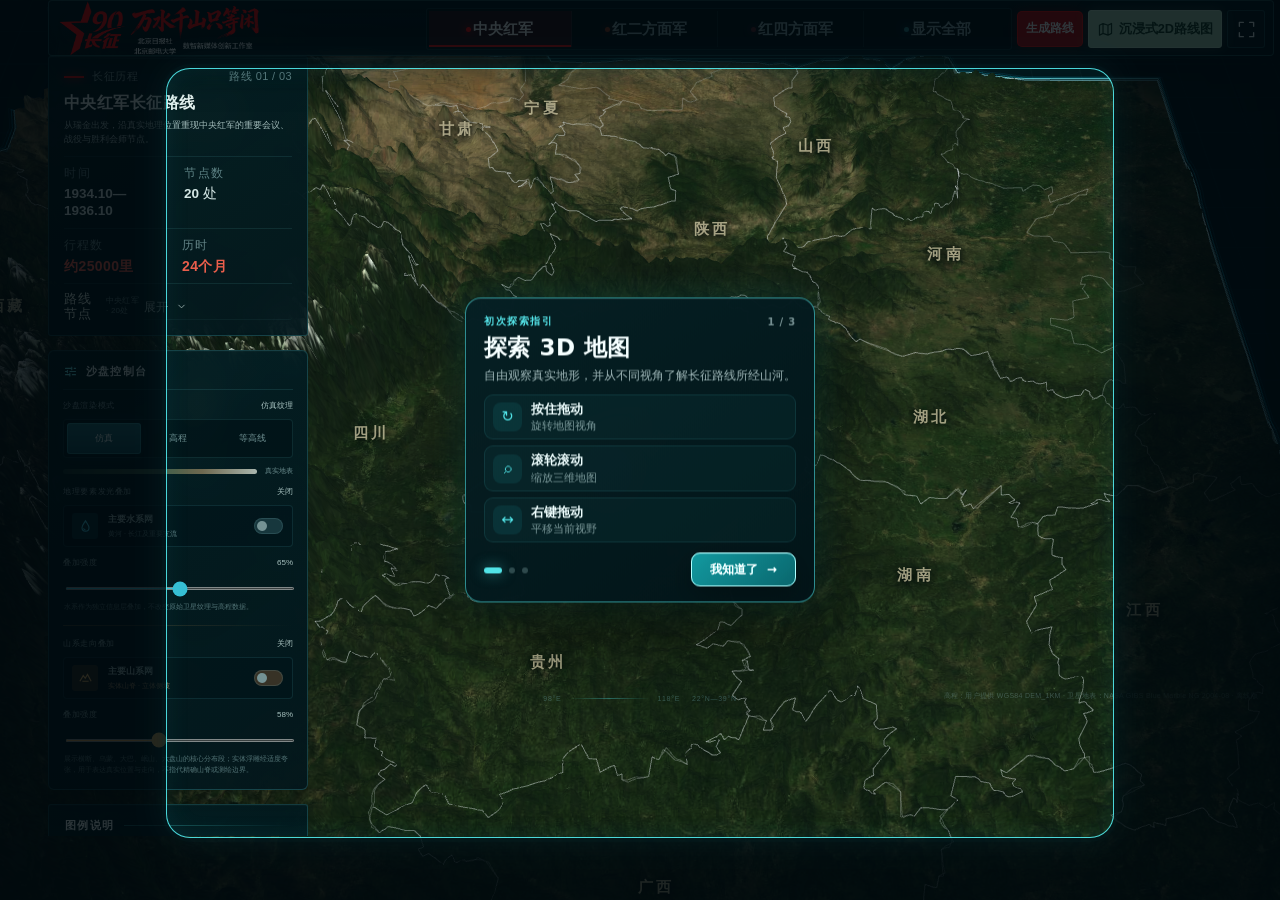
<file: index.html>
<!doctype html>

<html lang="zh-CN">

  <head>
    <meta http-equiv="Cache-Control" content="no-cache, no-store, must-revalidate">
    <meta http-equiv="Pragma" content="no-cache">
    <meta http-equiv="Expires" content="0">

    <!-- 工程化拆分版：保持原脚本/样式顺序，入口为 index.html -->

    <meta charset="UTF-8" />

    <meta name="long-march-release" content="single-entry-20261014-43a6ce7e3cba" />

    <meta name="viewport" content="width=device-width, initial-scale=1.0, maximum-scale=1.0, user-scalable=no, viewport-fit=cover" />

    <meta name="theme-color" content="#020a10" />

    <meta name="mobile-web-app-capable" content="yes" />

    <meta name="apple-mobile-web-app-capable" content="yes" />

    <meta name="apple-mobile-web-app-status-bar-style" content="black-translucent" />

  <title>红军长征数字沙盘 V69 · 云端兼容部署版</title>

    <script src="js/001.fullscreen-4d1bac760efe.js"></script>

    <link rel="stylesheet" href="css/001.css">

    

  

<link rel="stylesheet" id="v58-disable-portrait-zoom-controls" href="css/002_v58-disable-portrait-zoom-controls.css">



<link rel="stylesheet" id="v59-virtual-landscape-marker" href="css/003_v59-virtual-landscape-marker.css">



<link rel="stylesheet" id="v60-github-hosted-mobile-fix" href="css/004_v60-github-hosted-mobile-fix.css">



<link rel="stylesheet" id="v61-left-rail-native-scroll-fix" href="css/005_v61-left-rail-native-scroll-fix.css">



<link rel="stylesheet" id="mobile-history-card-enhancement" href="css/006_mobile-history-card-enhancement.css">



<link rel="stylesheet" id="v84-five-buttons-exact-same-font" href="css/007_v84-five-buttons-exact-same-font.css">





<link rel="stylesheet" id="v85-nav-expand-label" href="css/008_v85-nav-expand-label.css">

<script id="v85-nav-expand-label-script" src="js/002_v85-nav-expand-label-script.js"></script>





<link rel="stylesheet" id="v86-nav-expand-prominent" href="css/009_v86-nav-expand-prominent.css">

<script id="v86-nav-expand-prominent-script" src="js/003_v86-nav-expand-prominent-script.js"></script>





<link rel="stylesheet" id="v87-nav-expand-camera-safe" href="css/010_v87-nav-expand-camera-safe.css">



<script id="v87-nav-expand-camera-safe-script" src="js/004_v87-nav-expand-camera-safe-script.js"></script>





<link rel="stylesheet" id="v88-nav-expand-huge-auto-hide" href="css/011_v88-nav-expand-huge-auto-hide.css">



<script id="v88-nav-expand-huge-auto-hide-script" src="js/005.panel-cf4320c565cb.js"></script>





<link rel="stylesheet" id="v89-nav-expand-bigger-tighter" href="css/012_v89-nav-expand-bigger-tighter.css">



<script id="v89-nav-expand-bigger-tighter-script" src="js/006_v89-nav-expand-bigger-tighter-script.js"></script>







<link rel="stylesheet" id="v97-expand-absolute-lock" href="css/013_v97-expand-absolute-lock.css">





<link rel="stylesheet" id="v153-brand-custom-icon" href="css/014_v153-brand-custom-icon.css">





<link rel="stylesheet" id="v160-mobile-performance-css" href="css/015_v160-mobile-performance-css.css">





<link rel="stylesheet" id="v161-2d-3d-switch-performance" href="css/016_v161-2d-3d-switch-performance.css">





<link rel="stylesheet" id="v162-long-session-performance" href="css/017_v162-long-session-performance.css">





<link rel="stylesheet" id="v163-extreme-mobile-performance" href="css/018_v163-extreme-mobile-performance.css">





<link rel="stylesheet" id="v164-final-performance-isolation" href="css/019_v164-final-performance-isolation.css">



<link rel="manifest" href="manifest.clean-c52d2036b05f.webmanifest">
<link rel="apple-touch-icon" href="assets/images/img_fd1c4c27fc0c8351.png">
<meta name="apple-mobile-web-app-title" content="长征地图">
  <link rel="stylesheet" href="css/045.markers-dead96d49473.css">
  <link rel="stylesheet" href="css/046-red-star-button-and-compact-route-tabs.css">
  <link rel="stylesheet" href="css/048-brand-lockup-image.css">
  <link rel="stylesheet" href="css/046-red-star-button-and-compact-route-tabs.css">

  <link rel="stylesheet" id="immersive-button-pale-green" href="css/060-immersive-button-pale-green.css">
</head>

  <body>

    <div id="mobile-fullscreen-prompt" class="mobile-fullscreen-prompt" role="status" aria-live="polite">

      <div class="mobile-fullscreen-prompt__copy">

        <strong>手机全屏展示</strong>

        <span>点击后隐藏浏览器地址栏，地图铺满屏幕</span>

      </div>

      <button id="mobile-fullscreen-action" type="button">进入全屏</button>

      <button id="mobile-fullscreen-dismiss" type="button" aria-label="暂时关闭全屏提示">稍后</button>

    </div>

    <main id="app" aria-label="红军长征真实DEM三维数字沙盘">



    <div id="history-image-preview" class="history-image-preview" role="dialog" aria-modal="true" aria-label="历史图片大图预览" aria-describedby="history-image-preview-caption" hidden>

      <button id="history-image-preview-close" class="history-image-preview__close" type="button" aria-label="关闭大图预览">×</button>

      <figure class="history-image-preview__figure">

        <img id="history-image-preview-image" class="history-image-preview__image" alt="" />

        <figcaption id="history-image-preview-caption" class="history-image-preview__caption"></figcaption>

      </figure>

    </div>



      <div id="scene" aria-hidden="true"></div>

      <div id="terrain-labels" aria-hidden="true"></div>

      <div id="labels-layer" aria-live="polite"></div>



      <div id="loading" class="loading" role="status">

        <div class="loading__rings" aria-hidden="true"><i></i><i></i><i></i></div>

        <p>正在构建三维数字沙盘</p>

        <small id="loading-detail">读取内嵌地形数据…</small>

      </div>



      <header class="commandbar glass-panel">

        <div class="brand-lockup brand-lockup--image" aria-label="万水千山只等闲">
          <img src="assets/images/brand-logo-transparent.png" alt="万水千山只等闲" draggable="false" />
        </div>



        <nav class="route-switch" aria-label="选择长征路线">

          <button class="route-tab is-active" type="button" data-route="central"><i></i><span>中央红军</span></button>

          <button class="route-tab" type="button" data-route="second"><i></i><span>红二方面军</span></button>

          <button class="route-tab" type="button" data-route="fourth"><i></i><span>红四方面军</span></button>

          <button class="route-tab route-tab--all" type="button" data-route="all"><i></i><span>显示全部</span></button>

        </nav>



        <div class="commandbar__actions">

          <button id="route-toggle" class="primary-button" type="button" disabled>

            <span>生成路线</span>

          </button>
<button id="portrait-zoom-in" class="icon-button portrait-map-zoom" type="button" aria-label="放大地图" title="放大地图" disabled>

            <svg viewBox="0 0 24 24" aria-hidden="true"><path d="M5 12h14M12 5v14" /></svg>

          </button>

          <button id="portrait-zoom-out" class="icon-button portrait-map-zoom" type="button" aria-label="缩小地图" title="缩小地图" disabled>

            <svg viewBox="0 0 24 24" aria-hidden="true"><path d="M5 12h14" /></svg>

          </button>

          <button id="fullscreen-toggle" class="icon-button" type="button" aria-label="进入地图沉浸模式" title="进入地图沉浸模式" disabled>

            <svg class="fullscreen-enter" viewBox="0 0 24 24" aria-hidden="true"><path d="m3.5 6 5-2.5 7 2.5 5-2.5v14l-5 2.5-7-2.5-5 2.5V6Zm5-2.5V17m7-11V20" /></svg>

            <svg class="fullscreen-exit" viewBox="0 0 24 24" aria-hidden="true"><path d="m6 6 12 12M18 6 6 18" /></svg>
            <span class="immersive-map-button-label">沉浸式2D路线图</span>

          </button>

          <button id="page-fullscreen-toggle" class="icon-button" type="button" aria-label="进入网页全屏" title="进入网页全屏" disabled>

            <svg class="fullscreen-enter" viewBox="0 0 24 24" aria-hidden="true"><path d="M8 3H3v5M16 3h5v5M21 16v5h-5M3 16v5h5" /></svg>

            <svg class="fullscreen-exit" viewBox="0 0 24 24" aria-hidden="true"><path d="M3 8h5V3M21 8h-5V3M16 21v-5h5M8 21v-5H3" /></svg>

          </button>

        </div>

      </header>



      <button id="mobile-panel-toggle" class="mobile-panel-toggle edge-panel-toggle" type="button" aria-label="展开长征资料" aria-controls="left-rail" aria-expanded="false">

        <svg viewBox="0 0 24 24" aria-hidden="true"><path d="M5 5h14M5 10h14M5 15h9M5 20h7" /></svg><span>展开</span>

      </button>



      <div id="left-rail" class="left-rail" aria-label="长征信息与沙盘控制">

      <aside class="route-overview glass-panel" aria-live="polite">

        <div class="route-overview__eyebrow"><i id="overview-color"></i><span>长征历程</span><b id="overview-kicker">路线 01 / 03</b></div>

        <h2 id="overview-title">中央红军长征路线</h2>

        <p id="overview-copy">从中央革命根据地出发，转战十一省，最终胜利到达陕北。</p>

        <div class="route-overview__meta">

          <span><small>时间</small><strong id="overview-period">1934.10—1935.10</strong></span>

          <span><small>节点数</small><strong id="overview-count">20 处</strong></span>

        </div>

        <div class="route-overview__stats">

          <span><small>行程数</small><strong id="overview-distance">约25000里</strong></span>

          <span><small>历时</small><strong id="overview-duration">24个月</strong></span>

        </div>

        <div class="route-overview__nodes">

          <div class="route-overview__nodes-title">

            <span>路线节点 <small id="overview-node-caption">中央红军 · 20处</small></span>

            <button id="overview-nodes-toggle" class="nodes-toggle" type="button" aria-expanded="false" aria-controls="overview-node-list">

              <span>展开</span><svg viewBox="0 0 24 24" aria-hidden="true"><path d="m6 9 6 6 6-6" /></svg>

            </button>

          </div>

          <ol id="overview-node-list"></ol>

        </div>      </aside>



      <aside class="sandbox-console glass-panel" aria-label="沙盘控制台">

        <div class="sandbox-console__title">

          <svg viewBox="0 0 24 24" aria-hidden="true"><path d="M4 7h10M18 7h2M4 12h3M11 12h9M4 17h7M15 17h5M14 5v4M7 10v4M11 15v4" /></svg>

          <span>沙盘控制台</span>

        </div>

        <section class="sandbox-console__section">

          <div class="sandbox-console__label"><span>沙盘渲染模式</span><output id="render-mode-status">仿真纹理</output></div>

          <div class="render-switch" role="group" aria-label="沙盘渲染模式">

            <button class="render-mode is-active" type="button" data-render-mode="simulation" aria-pressed="true">仿真</button>

            <button class="render-mode" type="button" data-render-mode="elevation" aria-pressed="false">高程</button>

            <button class="render-mode" type="button" data-render-mode="contour" aria-pressed="false">等高线</button>

          </div>

          <div id="render-legend" class="render-legend" data-mode="simulation">

            <i class="render-legend__bar"></i><span id="render-legend-copy">真实地表</span>

          </div>

        </section>

        <section class="sandbox-console__section">

          <div class="sandbox-console__label"><span>地理要素发光叠加</span><output id="hydro-status">已叠加</output></div>

          <button id="hydro-toggle" class="layer-toggle is-active" type="button" aria-pressed="true">

            <span class="layer-toggle__icon" aria-hidden="true">

              <svg viewBox="0 0 24 24"><path d="M12 3C9.6 7.1 6.4 10.1 6.4 14.1A5.6 5.6 0 0 0 17.6 14C17.6 10.1 14.4 7.1 12 3ZM8.8 15.1c.5 1.5 1.6 2.3 3.2 2.5" /></svg>

            </span>

            <span class="layer-toggle__copy"><strong>主要水系网</strong><small>黄河 · 长江及重要支流</small></span>

            <span class="layer-toggle__switch" aria-hidden="true"></span>

          </button>

          <div class="sandbox-console__label" style="margin-top:10px"><span>叠加强度</span><output id="hydro-strength-value">65%</output></div>

          <input id="hydro-strength" class="hydro-strength" type="range" min="30" max="100" value="65" aria-label="水系网叠加强度" />

          <p class="sandbox-console__note">水系作为独立信息层叠加，不改变原始卫星纹理与高程数据。</p>

          <div class="sandbox-console__layer-divider" aria-hidden="true"></div>

          <div class="sandbox-console__label"><span>山系走向叠加</span><output id="mountain-status">已叠加</output></div>

          <button id="mountain-toggle" class="layer-toggle layer-toggle--mountain is-active" type="button" aria-pressed="true">

            <span class="layer-toggle__icon" aria-hidden="true">

              <svg viewBox="0 0 24 24"><path d="m3 18 5.4-9 3.2 4.2L15.2 7 21 18M7 18h10" /></svg>

            </span>

            <span class="layer-toggle__copy"><strong>主要山系网</strong><small>实体山脊 · 立体侧坡</small></span>

            <span class="layer-toggle__switch" aria-hidden="true"></span>

          </button>

          <div class="sandbox-console__label" style="margin-top:10px"><span>叠加强度</span><output id="mountain-strength-value">58%</output></div>

          <input id="mountain-strength" class="hydro-strength mountain-strength" type="range" min="30" max="100" value="58" aria-label="山系网叠加强度" />

          <p class="sandbox-console__note">展示横断、乌蒙、大巴、岷山、六盘山的核心分布段；实体浮雕经适度夸张，用于表达真实位置与走向，不指代精确山脊或测绘边界。</p>

        </section>

      </aside>



      <aside class="legend glass-panel" aria-label="地形与路线图例">

        <div class="panel-heading"><span>图例说明</span><i></i></div>

        <div class="legend-grid">

          <div class="legend-row"><i class="legend-boundary"></i><span>省级行政边界</span></div>

          <div class="legend-row"><i class="legend-node"></i><span>历史节点</span></div>

          <div class="legend-row"><i class="legend-direction"></i><span>行进方向</span></div>

        </div>

        <div class="elevation-strip" aria-label="高程色带">

          <span>6000 m</span><i></i><span>0 m</span><b><span>高山雪域</span><span>高原山地</span><span>丘陵林地</span><span>盆地平原</span></b>

        </div>        <div class="legend-routes">

          <span><i class="route-color route-color--central"></i>中央红军</span>

          <span><i class="route-color route-color--second"></i>红二方面军</span>

          <span><i class="route-color route-color--fourth"></i>红四方面军</span>

        </div>

      </aside>

      </div>

      <button id="mobile-panel-backdrop" class="mobile-panel-backdrop" type="button" aria-label="关闭地图信息面板"></button>



      <article id="node-detail" class="node-detail glass-panel" aria-live="polite">

        <div class="node-detail__header">

          <div class="node-detail__index"><strong id="detail-index">01</strong><small id="detail-total">/ 20</small></div>

          <div class="node-detail__route"><i id="detail-route-color"></i><span id="detail-route">中央红军</span></div>

          <span class="detail-close" aria-hidden="true"></span>

        </div>

        <div class="node-detail__scroll">

          <div class="node-detail__meta"><span id="detail-date">1934年10月</span><span id="detail-region">江西·瑞金</span></div>

          <h2 id="detail-title">瑞金出发</h2>

          <figure id="detail-media" class="node-detail__media">

            <div class="node-detail__media-image">

              <img id="detail-image" src="assets/images/cards/word_20261008_0a2de8e394c69aa1-7c6a17010f.webp" alt="" loading="eager" decoding="async" fetchpriority="high" referrerpolicy="no-referrer" />

              <div class="node-detail__media-offline">史料影像需要联网载入；地图、路线与文字内容仍可离线使用。</div>

            </div>

            <figcaption><span id="detail-image-caption">江西瑞金中央红军长征决策和出发重点展示园 新华社</span><a id="detail-image-source" href="#" target="_blank" rel="noreferrer">查看来源</a></figcaption>

          </figure>

          <div class="node-detail__copy-wrap" id="detail-copy-wrap">

            <p id="detail-copy">位于江西的中华苏维埃共和国首都瑞金，是中央红军长征的起点。



由于第五次反“围剿”失利，红军被迫进行战略性转移，开始了举世闻名的长征。10月10日晚，中华苏维埃共和国党政军群中央机关从瑞金云石山梅岗、田心村、马道口等地出发，开始战略转移，其他红军野战军也陆续撤离战场。因此说瑞金是中央红军长征出发地，云石山被称为长征第一山。</p>

          </div>

          <button id="detail-copy-toggle" class="detail-copy-toggle" type="button" aria-expanded="false">展开完整介绍</button>

        </div>

        <div class="node-detail__actions">

          <button id="detail-prev" type="button"><svg viewBox="0 0 24 24"><path d="m15 6-6 6 6 6" /></svg><span>上一节点</span></button>

          <button id="detail-next" type="button"><span>下一节点</span><svg viewBox="0 0 24 24"><path d="m9 6 6 6-6 6" /></svg></button>

        </div>

      </article>



      <section id="playback" class="playback glass-panel show-all-annotations" aria-label="路线播放控制">

        <div class="timeline-heading">

          <div class="timeline-heading__title"><strong>时间轴</strong><span id="timeline-period">1934.10—1936.10</span><em>事件密度压缩 · 长间隔单独标注</em></div>

          <button id="timeline-annotation-toggle" class="timeline-annotation-toggle is-active" type="button" aria-pressed="true">

            <svg viewBox="0 0 24 24" aria-hidden="true"><path d="M5 18h4l9-9-4-4-9 9v4Zm8-12 4 4M4 21h16" /></svg><span>时间轴标注</span>

          </button>

        </div>

        <div class="playback__content">

          <div class="playback__controls">

            <button id="play-pause" class="play-button" type="button" aria-label="暂停路线播放" disabled>

              <svg class="icon-pause" viewBox="0 0 24 24" aria-hidden="true"><path d="M8 6v12M16 6v12" /></svg>

              <svg class="icon-play" viewBox="0 0 24 24" aria-hidden="true"><path d="m9 6 9 6-9 6V6Z" /></svg>

            </button>

            <button id="replay" class="text-button" type="button" disabled>

              <svg viewBox="0 0 24 24" aria-hidden="true"><path d="M4 12a8 8 0 1 0 2.3-5.7L4 8.6M4 4v4.6h4.6" /></svg><span>重播</span>

            </button>

          </div>

          <div class="playback__main">

            <div class="playback__meta">

              <span id="playback-label">等待生成路线</span>

              <span><strong id="current-count">00</strong><i>/</i><b id="playback-total">20</b></span>

            </div>

            <div class="timeline-calendar" aria-hidden="true">

              <div id="timeline-months" class="timeline-months"></div>

              <div id="timeline-years" class="timeline-years"></div>

            </div>

            <div id="progress-track" class="progress-track" role="slider" aria-label="长征路线月份进度" aria-valuemin="0" aria-valuemax="100" aria-valuenow="0" tabindex="0">

              <div id="progress-fill" class="progress-fill"></div>

              <div id="timeline-gaps" class="timeline-gap-layer"></div>

              <div id="timeline-nodes" class="timeline-nodes"></div>

            </div>

          </div>

        </div>

      </section>



      <div class="coordinates" aria-hidden="true"><span>98°E</span><i></i><span>118°E</span><b>22°N—39°N</b></div>

      <footer class="data-credit">高程：用户提供 WGS84 DEM_1KM · 卫星地表：NASA GIBS Blue Marble NG 2004-08 · 离线版</footer>

    </main>

    <script src="js/000.local-loader-b7b83b50b5b5.js"></script>
<script src="js/007.markers-5f6e7f979e45-v20261016.js?v=detail-fixed-20261016"></script>

  



<link rel="stylesheet" id="v63-left-rail-full-node-scroll-fix" href="css/020_v63-left-rail-full-node-scroll-fix.css">



<script id="v62-rotated-left-rail-scroll-fix" src="js/008_v62-rotated-left-rail-scroll-fix.js"></script>





<!-- V81 — restore original topbar text scale + rotation-aware node detail scrolling -->

<link rel="stylesheet" id="v81-topbar-font-and-detail-scroll-fix" href="css/021_v81-topbar-font-and-detail-scroll-fix.css">

<script id="v81-rotation-aware-detail-scroll" src="js/009_v81-rotation-aware-detail-scroll.js"></script>





<!-- V83 — five equal topbar buttons + pre-fullscreen full-screen geometry -->

<link rel="stylesheet" id="v83-five-buttons-prefullscreen-parity" href="css/022_v83-five-buttons-prefullscreen-parity.css">

<script id="v83-prefullscreen-fullscreen-geometry" src="js/010_v83-prefullscreen-fullscreen-geometry.js"></script>







<link rel="stylesheet" id="v66-topbar-space-optimization" href="css/023_v66-topbar-space-optimization.css">



<link rel="stylesheet" id="v68-sidebar-stat-labels" href="css/024_v68-sidebar-stat-labels.css">



<link rel="stylesheet" id="v69-sidebar-key-text-enlarge" href="css/025_v69-sidebar-key-text-enlarge.css">



<link rel="stylesheet" id="v70-sidebar-key-text-balanced" href="css/026_v70-sidebar-key-text-balanced.css">



<link rel="stylesheet" id="v71-sidebar-heading-hierarchy" href="css/027_v71-sidebar-heading-hierarchy.css">



<link rel="stylesheet" id="v72-sidebar-heading-single-line" href="css/028_v72-sidebar-heading-single-line.css">







<!-- BGM control: added without changing the original page content. -->

<link rel="stylesheet" id="long-march-bgm-control-style" href="css/029_long-march-bgm-control-style.css">



<audio

  id="long-march-bgm"

  loop

  autoplay

  playsinline

  preload="auto"

></audio>



<script id="long-march-bgm-data" type="application/json">{"src":"assets/audio/audio_4e1692b9aa9b27ad.mp3"}</script>



<button

  id="long-march-bgm-toggle"

  class="icon-button is-muted"

  type="button"

  aria-label="开启背景音乐"

  aria-pressed="false"

  title="开启背景音乐"

>

  <svg class="bgm-icon-playing" viewBox="0 0 24 24" aria-hidden="true">

    <path d="M5 9v6h4l5 4V5L9 9H5Z"></path>

    <path d="M17 9.5a4 4 0 0 1 0 5"></path>

    <path d="M19.5 7a7.5 7.5 0 0 1 0 10"></path>

  </svg>

  <svg class="bgm-icon-muted" viewBox="0 0 24 24" aria-hidden="true">

    <path d="M5 9v6h4l5 4V5L9 9H5Z"></path>

    <path d="m17 10 4 4"></path>

    <path d="m21 10-4 4"></path>

  </svg>

</button>



<script id="long-march-bgm-control-script" src="js/011_long-march-bgm-control-script.js"></script>



<link rel="stylesheet" id="v73-oppo-pjv110-topbar-overlap-fix" href="css/030_v73-oppo-pjv110-topbar-overlap-fix.css">





<link rel="stylesheet" id="v74-oppo-topbar-hard-separation-fix" href="css/031_v74-oppo-topbar-hard-separation-fix.css">







<link rel="stylesheet" id="v76-stable-universal-topbar-fit" href="css/032_v76-stable-universal-topbar-fit.css">



<script id="v76-stable-universal-topbar-fit-script" src="js/012_v76-stable-universal-topbar-fit-script.js"></script>



<link rel="stylesheet" id="v78-commandbar-always-top" href="css/033_v78-commandbar-always-top.css">







<!-- V80 — hosted fullscreen parity: force one-row topbar + reliable node-detail scrolling -->

<link rel="stylesheet" id="v80-hosted-fullscreen-parity-fix" href="css/034_v80-hosted-fullscreen-parity-fix.css">

<script id="v80-node-detail-scroll-guard" src="js/013_v80-node-detail-scroll-guard.js"></script>



<!-- V82 — larger one-row topbar + reset node archive + universal fullscreen gesture -->

<link rel="stylesheet" id="v82-topbar-scale-final" href="css/035_v82-topbar-scale-final.css">



<script id="v82-node-reset-on-new-node" src="js/014_v82-node-reset-on-new-node.js"></script>



<script id="v82-universal-fullscreen-gesture" src="js/015_v82-universal-fullscreen-gesture.ios-7550a85ef0af.js"></script>





<link rel="stylesheet" id="v140-always-landscape-unified-logical-layout" href="css/036_v140-always-landscape-unified-logical-layout.css">



<script id="v140-no-position-recalculation" src="js/016_v140-no-position-recalculation.js"></script>



\n<link rel="stylesheet" id="v143-final-true-last-lock" href="css/037_v143-final-true-last-lock.css">\n



<link rel="stylesheet" id="v150-final-local-visual-fix" href="css/038_v150-final-local-visual-fix.css">



<script id="v150-clear-old-toggle-inline-position" src="js/017_v150-clear-old-toggle-inline-position.js"></script>





<link rel="stylesheet" id="v151-route-tabs-max-fit-css" href="css/039_v151-route-tabs-max-fit-css.css">



<script id="v151-route-tabs-max-fit-script" src="js/018_v151-route-tabs-max-fit-script.js"></script>





<link rel="stylesheet" id="v152-reduce-left-safe-gap-only" href="css/040_v152-reduce-left-safe-gap-only.css">



<!-- Added module: 2D immersive map + synchronized vocal lyrics -->
<link rel="stylesheet" href="css/041.css">
<script src="js/019.fast-9492ae823480.js"></script>

<link rel="stylesheet" id="v153-three-step-onboarding" href="css/042_v153-three-step-onboarding.css">



<script id="v153-three-step-onboarding-script" src="js/020_v153-three-step-onboarding-script.ios-60ccc13d9179.js"></script>





<link rel="stylesheet" id="v154-compact-guide-hide-bgm" href="css/043_v154-compact-guide-hide-bgm.css">







<script id="v156-bgm-and-immersive-nosleep-fallback" src="js/022_v156-bgm-and-immersive-nosleep-fallback.js"></script>



<script id="v155-immersive-screen-wake-lock" src="js/021_v155-immersive-screen-wake-lock.js"></script>
<link rel="stylesheet" href="css/044_mobile-viewport.ios-20689eafeacc.css">
<link rel="stylesheet" id="route-toggle-narrow-pale-green" href="css/046_route-toggle-narrow-pale-green.css">
<link rel="stylesheet" id="route-toggle-red-star-font-radius" href="css/047-route-toggle-red-star-font-radius.css">
<link rel="stylesheet" id="topbar-route-and-immersive-label" href="css/049-topbar-route-and-immersive-label.css">
<link rel="stylesheet" href="css/049-brand-image-final-fix.css">

<link rel="stylesheet" href="css/050-logo-image-and-red-star-click-fix.css">
<script src="js/023-red-star-button-navigation-fix.js"></script>

<link rel="stylesheet" id="mobile-topbar-logo-redstar-fix" href="css/051-mobile-topbar-logo-redstar-fix.css">
<link rel="stylesheet" id="mobile-topbar-refined-v2" href="css/052-mobile-topbar-refined-v2.css">
<link rel="stylesheet" id="mobile-topbar-spacing-final-fix" href="css/053-mobile-topbar-spacing-final-fix.css">
<link rel="stylesheet" id="mobile-panels-border-logo-spacing-tune" href="css/054_mobile_panels_border_logo_spacing_tune.css">
<link rel="stylesheet" id="mobile-topbar-nodepanel-microspacing" href="css/055_mobile_topbar_nodepanel_microspacing.css">
<link rel="stylesheet" id="mobile-nodepanel-playback-spacing-tune" href="css/056_mobile_nodepanel_playback_spacing_tune.css">
<link rel="stylesheet" id="mobile-logo-height-refinement" href="css/057-mobile-logo-height-refinement.css">

<link rel="stylesheet" id="mobile-logo-height-refinement-v2" href="css/058-mobile-logo-height-refinement-v2.css">
<link rel="stylesheet" id="mobile-logo-fill-header" href="css/059-mobile-logo-fill-header.css">
</body>

</html>
</file>
<file: css/001.css>
:root {
  color-scheme: dark;
  --bg: #020910;
  --panel: rgba(5, 17, 23, 0.82);
  --panel-strong: rgba(4, 14, 20, 0.94);
  --line: rgba(87, 190, 198, 0.22);
  --line-strong: rgba(88, 224, 226, 0.48);
  --text: #eef5f2;
  --muted: #8da8aa;
  --cyan: #52e4e5;
  --river: #39bded;
  --central: #FF0000;
  --second: #FF5A1F;
  --fourth: #a33038;
  --active-color: var(--central);
  --font: "SF Pro Display", "PingFang SC", "Microsoft YaHei", sans-serif;
}

* { box-sizing: border-box; }

html,
body {
  width: 100%;
  height: 100%;
  margin: 0;
  overflow: hidden;
  background: var(--bg);
  color: var(--text);
  font-family: var(--font);
  overscroll-behavior: none;
}

html {
  background: #020a10;
}

html.is-page-fullscreen,
html.is-page-fullscreen body {
  width: 100%;
  height: 100%;
  overflow: hidden;
}

html.is-page-fullscreen #app {
  min-height: 100%;
}

button { font: inherit; }
button:focus-visible,
[tabindex="0"]:focus-visible { outline: 2px solid var(--cyan); outline-offset: 3px; }

#app,
#scene,
#scene canvas,
#labels-layer,
#terrain-labels {
  position: fixed;
  inset: 0;
  width: 100%;
  height: 100%;
}

#app {
  isolation: isolate;
  background:
    radial-gradient(circle at 55% 46%, rgba(17, 67, 72, 0.2), transparent 43%),
    linear-gradient(180deg, #06131b 0%, #020910 68%, #01060b 100%);
}

#app::before,
#app::after {
  content: "";
  position: fixed;
  z-index: 1;
  pointer-events: none;
}

#app::before {
  inset: 0;
  background:
    linear-gradient(rgba(77, 190, 195, 0.025) 1px, transparent 1px),
    linear-gradient(90deg, rgba(77, 190, 195, 0.025) 1px, transparent 1px);
  background-size: 40px 40px;
  mask-image: linear-gradient(180deg, rgba(0,0,0,.65), transparent 88%);
}

#app::after {
  inset: 0;
  box-shadow: inset 0 0 140px rgba(0, 4, 8, 0.78);
}

/* V21: a one-tap mobile browser fullscreen entry. The browser address bar
   remains system UI until the user grants fullscreen from a gesture. */
.mobile-fullscreen-prompt {
  position: fixed;
  z-index: 60;
  top: max(10px, env(safe-area-inset-top));
  left: max(10px, env(safe-area-inset-left));
  right: max(10px, env(safe-area-inset-right));
  display: none;
  align-items: center;
  gap: 10px;
  min-height: 48px;
  padding: 8px 9px 8px 12px;
  border: 1px solid rgba(82,228,229,.38);
  border-radius: 10px;
  background: linear-gradient(135deg, rgba(4,22,29,.97), rgba(5,42,48,.92));
  box-shadow: 0 14px 34px rgba(0,0,0,.42), 0 0 22px rgba(82,228,229,.12);
  backdrop-filter: blur(18px) saturate(130%);
  -webkit-backdrop-filter: blur(18px) saturate(130%);
}
.mobile-fullscreen-prompt.is-visible { display: flex; }
.mobile-fullscreen-prompt.is-hidden { display: none !important; }
.mobile-fullscreen-prompt__copy { min-width: 0; flex: 1 1 auto; }
.mobile-fullscreen-prompt__copy strong,
.mobile-fullscreen-prompt__copy span { display: block; }
.mobile-fullscreen-prompt__copy strong { color: #f4fbf7; font-size: 12px; letter-spacing: .08em; }
.mobile-fullscreen-prompt__copy span { margin-top: 3px; color: #9ab6b6; font-size: 10px; line-height: 1.35; }
.mobile-fullscreen-prompt button {
  min-height: 32px;
  border-radius: 7px;
  cursor: pointer;
  white-space: nowrap;
}
#mobile-fullscreen-action {
  padding: 0 11px;
  border: 1px solid rgba(82,228,229,.7);
  background: linear-gradient(135deg, #2c9ca0, #14696f);
  color: #f5ffff;
  font-size: 11px;
  font-weight: 700;
}
#mobile-fullscreen-dismiss {
  padding: 0 4px;
  border: 0;
  background: transparent;
  color: #8da8aa;
  font-size: 10px;
}
#mobile-fullscreen-action:active,
#mobile-fullscreen-dismiss:active { transform: translateY(1px); }

@media (orientation: landscape) and (pointer: coarse), (orientation: portrait) and (pointer: coarse), (orientation: landscape) and (max-width: 900px), (orientation: portrait) and (max-height: 900px), (orientation: landscape) and (max-height: 560px), (orientation: portrait) and (max-width: 560px) {
  .mobile-fullscreen-prompt.is-device { display: flex; }
}

#scene { z-index: 0; }
#scene canvas { display: block; touch-action: none; cursor: grab; }
#scene canvas:active { cursor: grabbing; }
#terrain-labels { z-index: 3; overflow: hidden; pointer-events: none; }
#labels-layer { z-index: 5; overflow: hidden; pointer-events: none; }

.glass-panel {
  background: linear-gradient(145deg, rgba(7, 24, 31, 0.92), rgba(3, 12, 18, 0.72));
  border: 1px solid var(--line);
  box-shadow: 0 18px 55px rgba(0, 0, 0, 0.36), inset 0 1px 0 rgba(159, 242, 243, 0.035);
  backdrop-filter: blur(16px) saturate(118%);
  -webkit-backdrop-filter: blur(16px) saturate(118%);
}

.loading {
  position: fixed;
  inset: 0;
  z-index: 50;
  display: grid;
  place-content: center;
  justify-items: center;
  gap: 12px;
  background: #020a10;
  transition: opacity .65s ease, visibility .65s ease;
}

.loading.is-hidden { opacity: 0; visibility: hidden; }
.loading p { margin: 12px 0 0; font-size: 15px; letter-spacing: .12em; }
.loading small { color: var(--muted); font-size: 11px; }

.loading__rings { position: relative; width: 76px; height: 76px; }
.loading__rings i {
  position: absolute;
  inset: calc(var(--i, 0) * 10px);
  border: 1px solid rgba(82, 228, 229, calc(.65 - var(--i, 0) * .16));
  border-radius: 50%;
  animation: scan 2.2s linear infinite;
}
.loading__rings i:nth-child(2) { --i: 1; animation-direction: reverse; }
.loading__rings i:nth-child(3) { --i: 2; }
.loading__rings::after {
  content: "";
  position: absolute;
  left: 50%; top: 50%;
  width: 8px; height: 8px;
  border-radius: 50%;
  background: var(--central);
  box-shadow: 0 0 22px var(--central);
  transform: translate(-50%, -50%);
}
@keyframes scan { to { transform: rotate(360deg) scale(.96); } }

.commandbar {
  position: fixed;
  z-index: 12;
  top: 18px;
  left: 20px;
  right: 20px;
  min-height: 70px;
  display: grid;
  grid-template-columns: minmax(270px, 1fr) auto minmax(170px, .7fr);
  align-items: center;
  gap: 22px;
  padding: 10px 12px 10px 16px;
  border-radius: 7px;
}

.commandbar::after {
  content: "";
  position: absolute;
  left: 0; right: 0; bottom: -4px;
  height: 1px;
  background: linear-gradient(90deg, transparent, rgba(82,228,229,.36), transparent);
}

.brand-lockup { display: flex; align-items: center; gap: 12px; min-width: 0; }
.brand-star {
  width: 38px; height: 38px;
  flex: 0 0 auto;
  display: grid; place-items: center;
  border: 1px solid rgba(239,77,69,.72);
  border-radius: 5px;
  background: rgba(116, 23, 22, .78);
  box-shadow: 0 0 28px rgba(239,77,69,.18);
}
.brand-star svg { width: 22px; fill: #ffe8bf; }
.brand-lockup h1 { margin: 0; font-size: 18px; line-height: 1.25; letter-spacing: .045em; font-weight: 680; white-space: nowrap; }
.brand-lockup p { margin: 5px 0 0; color: var(--muted); font-size: 10px; letter-spacing: .12em; white-space: nowrap; }

.route-switch {
  display: flex;
  align-items: center;
  padding: 4px;
  border: 1px solid rgba(88, 190, 198, .16);
  border-radius: 5px;
  background: rgba(2, 11, 16, .74);
}
.route-tab {
  --tab-color: var(--central);
  height: 36px;
  display: inline-flex;
  align-items: center;
  gap: 7px;
  padding: 0 13px;
  border: 0;
  border-right: 1px solid rgba(88,190,198,.12);
  background: transparent;
  color: var(--muted);
  font-size: 13px;
  white-space: nowrap;
  cursor: pointer;
  transition: color .2s ease, background .2s ease, box-shadow .2s ease;
}
.route-tab:last-child { border-right: 0; }
.route-tab[data-route="second"] { --tab-color: var(--second); }
.route-tab[data-route="fourth"] { --tab-color: var(--fourth); }
.route-tab--all { --tab-color: var(--cyan); }
.route-tab i { width: 6px; height: 6px; border-radius: 50%; background: var(--tab-color); box-shadow: 0 0 9px var(--tab-color); opacity: .55; }
.route-tab:hover { color: var(--text); }
.route-tab.is-active { color: #fff; background: color-mix(in srgb, var(--tab-color) 16%, transparent); box-shadow: inset 0 -2px 0 var(--tab-color); }
.route-tab.is-active i { opacity: 1; }

.commandbar__actions { display: flex; justify-content: flex-end; align-items: center; gap: 8px; }
.primary-button,
.icon-button,
.play-button,
.text-button,
.detail-close,
.node-detail__actions button {
  border: 0;
  color: var(--text);
  cursor: pointer;
  transition: transform .2s ease, background .2s ease, opacity .2s ease, border-color .2s ease;
}
.primary-button:disabled,
.icon-button:disabled,
.play-button:disabled,
.text-button:disabled { opacity: .38; cursor: not-allowed; }
.primary-button {
  height: 42px;
  display: inline-flex;
  align-items: center;
  gap: 9px;
  padding: 0 15px;
  border: 1px solid color-mix(in srgb, var(--active-color) 70%, transparent);
  border-radius: 5px;
  background: color-mix(in srgb, var(--active-color) 72%, #081219);
  font-size: 12px;
  font-weight: 650;
  box-shadow: 0 0 22px color-mix(in srgb, var(--active-color) 22%, transparent);
}
.primary-button:hover:not(:disabled) { transform: translateY(-1px); }
.primary-button svg { width: 18px; fill: none; stroke: currentColor; stroke-width: 1.8; stroke-linecap: round; stroke-linejoin: round; }
#route-toggle {
  justify-content: center;
  gap: 0;
  text-align: center;
  font-size: 13px;
}
#route-toggle span {
  display: inline-flex;
  flex: 1 1 auto;
  align-items: center;
  justify-content: center;
  width: 100%;
  line-height: 1;
  white-space: nowrap;
  font-size: inherit;
}
.icon-button {
  width: 42px; height: 42px;
  display: grid; place-items: center;
  border: 1px solid var(--line);
  border-radius: 5px;
  background: rgba(8, 23, 29, .84);
}
.icon-button svg { width: 19px; fill: none; stroke: currentColor; stroke-width: 1.7; stroke-linecap: round; stroke-linejoin: round; }

.route-overview {
  position: fixed;
  z-index: 8;
  top: 108px;
  left: 20px;
  width: 258px;
  padding: 16px 17px 15px;
  border-radius: 6px;
}
.route-overview__eyebrow { display: flex; align-items: center; gap: 8px; color: var(--muted); font-size: 9px; letter-spacing: .15em; }
.route-overview__eyebrow i { width: 20px; height: 2px; background: var(--active-color); box-shadow: 0 0 8px var(--active-color); }
.route-overview h2 { margin: 12px 0 8px; font-size: 17px; font-weight: 650; letter-spacing: .03em; }
.route-overview > p { margin: 0; color: #a8bbba; font-size: 11px; line-height: 1.75; }
.route-overview__meta { display: grid; grid-template-columns: 1fr 1fr; gap: 12px; margin-top: 14px; padding-top: 12px; border-top: 1px solid rgba(88,190,198,.12); }
.route-overview__meta span { display: flex; flex-direction: column; gap: 4px; }
.route-overview__meta small { color: #607f82; font-size: 8px; letter-spacing: .14em; }
.route-overview__meta strong { color: #dce9e7; font-size: 10px; font-weight: 570; }

.mouse-help {
  position: fixed;
  z-index: 8;
  top: 108px;
  right: 20px;
  display: flex;
  align-items: center;
  gap: 0;
  padding: 9px 11px;
  border-radius: 6px;
}
.mouse-help > span { display: flex; align-items: center; gap: 6px; padding: 0 11px; color: var(--muted); font-size: 9px; white-space: nowrap; }
.mouse-help > span + span { border-left: 1px solid rgba(88,190,198,.14); }
.mouse-help b { color: #dbe8e6; font-size: 9px; font-weight: 620; }
.mouse-icon { position: relative; width: 13px; height: 19px; border: 1px solid #6a8f92; border-radius: 7px; }
.mouse-icon::after { content: ""; position: absolute; top: 1px; width: 5px; height: 7px; background: rgba(82,228,229,.58); }
.mouse-icon--wheel::after { left: 3px; width: 3px; height: 6px; border-radius: 2px; }
.mouse-icon--left::after { left: 1px; border-radius: 6px 0 2px 0; }
.mouse-icon--right::after { right: 1px; border-radius: 0 6px 0 2px; }

.legend {
  position: fixed;
  z-index: 8;
  left: 20px;
  bottom: 100px;
  width: 218px;
  padding: 15px 16px;
  border-radius: 6px;
}
.panel-heading { display: flex; align-items: center; gap: 10px; color: var(--text); font-size: 11px; font-weight: 650; letter-spacing: .12em; }
.panel-heading i { height: 1px; flex: 1; background: linear-gradient(90deg, rgba(82,228,229,.35), transparent); }
.legend-grid { display: grid; grid-template-columns: 1fr 1fr; gap: 10px 12px; margin-top: 14px; }
.legend-row { display: flex; align-items: center; gap: 8px; color: #92aaab; font-size: 10px; }
.legend-mountain { width: 22px; height: 12px; background: linear-gradient(135deg, transparent 42%, #6f9690 43% 52%, transparent 53%), linear-gradient(45deg, transparent 42%, #97b3aa 43% 52%, transparent 53%); }
.legend-river { width: 23px; height: 8px; border-bottom: 2px solid var(--river); border-radius: 50%; transform: rotate(-8deg); box-shadow: 0 3px 8px rgba(57,189,237,.35); }
.legend-node { width: 8px; height: 8px; margin-left: 6px; border-radius: 50%; background: #f6e7c5; box-shadow: 0 0 9px #f3cd7a; }
.legend-direction { width: 22px; height: 2px; position: relative; background: var(--central); }
.legend-direction::after { content: ""; position: absolute; right: -1px; top: -3px; width: 6px; height: 6px; border-top: 2px solid var(--central); border-right: 2px solid var(--central); transform: rotate(45deg); }
.legend-routes { display: grid; gap: 8px; margin-top: 14px; padding-top: 12px; border-top: 1px solid rgba(88,190,198,.12); }
.legend-routes span { display: flex; align-items: center; gap: 9px; color: #a8bbba; font-size: 9px; }
.route-color { width: 28px; height: 2px; background: var(--central); box-shadow: 0 0 8px var(--central); }
.route-color--second { background: var(--second); box-shadow: 0 0 8px var(--second); }
.route-color--fourth { background: var(--fourth); box-shadow: 0 0 8px var(--fourth); }

.node-detail {
  position: fixed;
  z-index: 9;
  right: 20px;
  bottom: 100px;
  width: 326px;
  padding: 14px 15px 13px;
  border-radius: 6px;
  opacity: 0;
  visibility: hidden;
  transform: translateX(18px);
  transition: opacity .28s ease, transform .28s ease, visibility .28s ease;
}
.node-detail.is-visible { opacity: 1; visibility: visible; transform: translateX(0); }
.node-detail__header { display: flex; align-items: center; gap: 11px; }
.node-detail__index { display: flex; align-items: baseline; }
.node-detail__index strong { font-size: 25px; color: var(--active-color); line-height: 1; font-weight: 720; }
.node-detail__index small { color: #647c7f; font-size: 9px; margin-left: 3px; }
.node-detail__route { display: flex; align-items: center; gap: 7px; color: #9fb4b4; font-size: 9px; }
.node-detail__route i { width: 16px; height: 2px; background: var(--active-color); box-shadow: 0 0 7px var(--active-color); }
.detail-close { margin-left: auto; width: 27px; height: 27px; background: transparent; color: #789295; font-size: 18px; }
.detail-close:hover { color: #fff; }
.node-detail__meta { display: flex; gap: 12px; margin-top: 12px; color: #78a0a0; font-size: 9px; letter-spacing: .05em; }
.node-detail h2 { margin: 7px 0 7px; font-size: 20px; line-height: 1.25; font-weight: 680; }
.node-detail__copy-wrap { position: relative; max-height: 104px; overflow: hidden; transition: max-height .28s ease; }
.node-detail__copy-wrap::after { content: ""; position: absolute; inset: auto 0 0; height: 28px; background: linear-gradient(180deg, transparent, rgba(3, 14, 19, .96)); pointer-events: none; opacity: 1; transition: opacity .2s ease; }
.node-detail.is-copy-expanded .node-detail__copy-wrap { max-height: min(42vh, 360px); overflow-y: auto; scrollbar-width: thin; scrollbar-color: rgba(85,177,180,.35) transparent; }
.node-detail.is-copy-expanded .node-detail__copy-wrap::after { opacity: 0; }
.node-detail__copy-wrap p { min-height: 46px; margin: 0; padding-bottom: 14px; color: #afc0bd; font-size: 11px; line-height: 1.75; }
.detail-copy-toggle { display: none; width: 100%; height: 25px; margin: 2px 0 0; border: 1px solid rgba(88,190,198,.18); border-radius: 3px; background: rgba(7,22,28,.72); color: #9db7b6; font-size: 9px; cursor: pointer; }
.detail-copy-toggle.is-visible { display: block; }
.detail-copy-toggle:hover { color: #fff; border-color: rgba(82,228,229,.42); }
.node-detail__actions { display: flex; justify-content: flex-end; gap: 7px; margin-top: 11px; padding-top: 10px; border-top: 1px solid rgba(88,190,198,.11); }
.node-detail__actions button { height: 28px; display: inline-flex; align-items: center; gap: 4px; padding: 0 8px; border: 1px solid rgba(88,190,198,.15); border-radius: 4px; background: rgba(7,22,28,.72); color: #98acad; font-size: 9px; }
.node-detail__actions button:hover:not(:disabled) { border-color: rgba(82,228,229,.4); color: #fff; }
.node-detail__actions button:disabled { opacity: .28; cursor: not-allowed; }
.node-detail__actions svg { width: 13px; fill: none; stroke: currentColor; stroke-width: 1.7; stroke-linecap: round; stroke-linejoin: round; }

.playback {
  position: fixed;
  z-index: 10;
  left: 50%;
  bottom: 20px;
  width: min(720px, calc(100vw - 520px));
  min-width: 520px;
  height: 66px;
  display: flex;
  align-items: center;
  gap: 13px;
  padding: 10px 12px;
  border-radius: 6px;
  opacity: 0;
  visibility: hidden;
  transform: translate(-50%, 14px);
  transition: opacity .3s ease, transform .3s ease, visibility .3s ease;
}
.playback.is-visible { opacity: 1; visibility: visible; transform: translate(-50%, 0); }
.play-button { width: 40px; height: 40px; flex: 0 0 auto; display: grid; place-items: center; border-radius: 4px; background: var(--active-color); color: #fff; box-shadow: 0 0 18px color-mix(in srgb, var(--active-color) 24%, transparent); }
.play-button svg { grid-area: 1/1; width: 19px; fill: none; stroke: currentColor; stroke-width: 1.8; stroke-linecap: round; stroke-linejoin: round; }
.play-button .icon-play { display: none; }
.play-button.is-paused .icon-pause { display: none; }
.play-button.is-paused .icon-play { display: block; }
.playback__main { flex: 1; min-width: 0; }
.playback__meta { display: flex; justify-content: space-between; margin-bottom: 8px; color: #9bb0b0; font-size: 9px; }
.playback__meta > span:last-child { display: flex; align-items: baseline; gap: 4px; color: #68888a; }
.playback__meta strong { color: var(--active-color); font-size: 12px; }
.playback__meta b { font-size: 9px; font-weight: 550; }
.playback__meta i { font-style: normal; }
.progress-track { position: relative; height: 14px; cursor: pointer; }
.progress-track::before { content: ""; position: absolute; left: 0; right: 0; top: 6px; height: 1px; background: rgba(132,167,167,.25); }
.progress-fill { position: absolute; left: 0; top: 5px; width: 0; height: 2px; background: var(--active-color); box-shadow: 0 0 9px var(--active-color); }
.timeline-nodes { position: absolute; inset: 0; }
.timeline-node { position: absolute; top: 3px; width: 8px; height: 8px; margin-left: -4px; padding: 0; border: 1px solid #789294; border-radius: 50%; background: #071319; cursor: pointer; transition: background .2s ease, transform .2s ease, border-color .2s ease; }
.timeline-node.is-lit { border-color: #e9f0e8; background: var(--active-color); box-shadow: 0 0 7px var(--active-color); }
.timeline-node.is-current { transform: scale(1.5); }
.text-button { height: 32px; display: inline-flex; align-items: center; gap: 5px; padding: 0 8px; background: transparent; color: #8da5a6; font-size: 9px; }
.text-button svg { width: 14px; fill: none; stroke: currentColor; stroke-width: 1.6; stroke-linecap: round; stroke-linejoin: round; }
.text-button:hover { color: #fff; }

.terrain-label {
  position: absolute;
  display: flex;
  flex-direction: column;
  align-items: center;
  gap: 3px;
  color: rgba(179, 226, 222, .62);
  font-size: 9px;
  letter-spacing: .13em;
  text-shadow: 0 2px 8px #000;
  transform: translate(-50%, -50%);
  white-space: nowrap;
}
.terrain-label::after { content: none; display: none; }
.terrain-label.is-river { color: rgba(74, 200, 239, .84); font-size: 8px; }
.terrain-label.is-river::after { background: linear-gradient(90deg, transparent, rgba(57,189,237,.85), transparent); }

.map-label {
  --route-color: var(--central);
  position: absolute;
  display: flex;
  align-items: center;
  gap: 6px;
  padding: 4px 7px 4px 4px;
  border: 1px solid color-mix(in srgb, var(--route-color) 48%, transparent);
  border-radius: 4px;
  background: rgba(3, 12, 17, .9);
  box-shadow: 0 6px 18px rgba(0,0,0,.34);
  color: #eaf1ee;
  font-size: 9px;
  line-height: 1;
  white-space: nowrap;
  opacity: 0;
  transform: translate(-50%, calc(-100% - 11px)) scale(.84);
  transform-origin: 50% 100%;
  pointer-events: none;
  transition: opacity .28s ease, transform .28s ease, border-color .2s ease;
}
.map-label.is-visible { opacity: .88; transform: translate(-50%, calc(-100% - 11px)) scale(1); pointer-events: auto; cursor: pointer; }
.map-label.is-important { border-color: color-mix(in srgb, var(--route-color) 68%, transparent); }
.map-label.is-important .map-label__number { background: color-mix(in srgb, var(--route-color) 78%, #40595a); }
.map-label.is-important.is-visible { opacity: .96; }
.map-label:hover,
.map-label.is-current { z-index: 20; opacity: 1; border-color: var(--route-color); box-shadow: 0 0 18px color-mix(in srgb, var(--route-color) 24%, transparent); }
.map-label__number { width: 18px; height: 18px; display: grid; place-items: center; border-radius: 3px; background: #40595a; color: #eff5f2; font-size: 7px; }
.map-label.is-lit .map-label__number { background: var(--route-color); }

.coordinates {
  position: fixed;
  z-index: 4;
  left: 50%;
  bottom: 3px;
  display: flex;
  align-items: center;
  gap: 8px;
  color: rgba(104,152,155,.45);
  font-size: 7px;
  letter-spacing: .1em;
  transform: translateX(-50%);
  pointer-events: none;
}
.coordinates i { width: 80px; height: 1px; background: linear-gradient(90deg, transparent, rgba(82,228,229,.36), transparent); }
.coordinates b { margin-left: 4px; font-weight: 500; }
.data-credit { position: fixed; z-index: 7; right: 20px; bottom: 8px; color: rgba(127,161,161,.4); font-size: 7px; letter-spacing: .04em; pointer-events: none; }

@media (orientation: landscape) and (max-width: 1180px), (orientation: portrait) and (max-height: 1180px) {
  .commandbar { grid-template-columns: auto 1fr auto; gap: 12px; }
  .brand-lockup p { display: none; }
  .route-tab { padding: 0 9px; }
  .route-overview { width: 230px; }
  .playback { width: calc(100vw - 500px); min-width: 440px; }
}

@media (orientation: landscape) and (max-width: 900px), (orientation: portrait) and (max-height: 900px) {
  .commandbar { left: 12px; right: 12px; top: 12px; min-height: 116px; grid-template-columns: 1fr auto; grid-template-rows: 48px 44px; padding: 7px 9px; }
  .route-switch { grid-column: 1 / -1; grid-row: 2; width: 100%; overflow-x: auto; }
  .route-tab { flex: 1; justify-content: center; }
  .route-overview { top: 142px; left: 12px; }
  .mouse-help { top: 142px; right: 12px; }
  .legend { left: 12px; bottom: 92px; }
  .node-detail { right: 12px; bottom: 92px; }
  .playback { left: 250px; right: 350px; width: auto; min-width: 0; transform: translate(0, 14px); }
  .playback.is-visible { transform: translate(0, 0); }
}

@media (orientation: landscape) and (max-width: 680px), (orientation: portrait) and (max-height: 680px) {
  .commandbar { min-height: 110px; grid-template-rows: 44px 42px; }
  .brand-star { width: 34px; height: 34px; }
  .brand-lockup h1 { max-width: 160px; font-size: 14px; line-height: 1.25; white-space: normal; }
  .primary-button { height: 36px; padding: 0 10px; }
  .icon-button { width: 36px; height: 36px; }
  .route-tab { min-width: 86px; padding: 0 8px; font-size: 12px; }
  #route-toggle { font-size: 12px; }
  .route-overview { display: none; }
  .mouse-help { top: auto; right: 10px; bottom: 82px; padding: 7px 5px; }
  .mouse-help > span { padding: 0 7px; }
  .mouse-help > span { font-size: 0; }
  .mouse-help b { display: none; }
  .legend { display: none; }
  .node-detail { left: 10px; right: 10px; bottom: 144px; width: auto; }
  .node-detail > p { min-height: 40px; }
  .playback { left: 10px; right: 10px; bottom: 10px; height: 60px; }
  .text-button span { display: none; }
  .coordinates,
  .data-credit { display: none; }
  .map-label { font-size: 8px; }
}

@media (orientation: landscape) and (prefers-reduced-motion: reduce), (orientation: portrait) and (prefers-reduced-motion: reduce) {
  *, *::before, *::after {
    animation-duration: .01ms !important;
    animation-iteration-count: 1 !important;
    transition-duration: .01ms !important;
  }
}


/* V2 — 真实 DEM 展陈界面覆写 */
:root {
  --bg: #01080d;
  --panel: rgba(2, 16, 21, .84);
  --panel-strong: rgba(2, 14, 19, .94);
  --line: rgba(73, 186, 188, .25);
  --line-strong: rgba(86, 222, 220, .5);
  --central: #FF0000;
  --active-color: var(--central);
}
#app {
  background: radial-gradient(circle at 52% 45%, rgba(18, 57, 56, .14), transparent 48%), #01080d;
}
#app::before { opacity: .48; }
.glass-panel {
  background: linear-gradient(145deg, rgba(3, 21, 27, .91), rgba(2, 12, 17, .78));
  border-color: rgba(74, 189, 190, .28);
  box-shadow: 0 16px 38px rgba(0,0,0,.32), inset 0 0 24px rgba(45,181,181,.025);
  backdrop-filter: blur(14px);
}
.commandbar { border-radius: 4px; }
.brand-star { border-radius: 3px; background: linear-gradient(145deg, #8d2821, #4d1718); }
.brand-lockup h1 { font-size: 19px; letter-spacing: .055em; }
.brand-lockup p { color: #779295; font-size: 9px; letter-spacing: .1em; }
.route-switch, .primary-button, .icon-button, .route-overview, .mouse-help, .legend, .node-detail, .playback { border-radius: 3px; }
.route-overview { width: 250px; padding: 17px 17px 15px; }
.route-overview__eyebrow { letter-spacing: .11em; }
.route-overview__eyebrow b { margin-left: auto; color: #668487; font-size: 8px; font-weight: 500; }
.route-overview h2 { margin-top: 15px; font-size: 19px; }
.legend { width: 250px; bottom: 126px; }
.elevation-strip {
  display: grid;
  grid-template-columns: auto 12px auto 1fr;
  align-items: center;
  gap: 7px;
  margin-top: 13px;
  padding: 11px 0 10px;
  border-top: 1px solid rgba(88,190,198,.11);
  border-bottom: 1px solid rgba(88,190,198,.11);
  color: #627f80;
  font-size: 7px;
}
.elevation-strip i { width: 12px; height: 42px; background: linear-gradient(#f1f3ea, #8c8067 30%, #3d6447 61%, #17382a); border: 1px solid rgba(255,255,255,.15); }
.elevation-strip b { color: #88a1a0; font-size: 8px; font-weight: 500; line-height: 1.7; }
.legend-routes { margin-top: 11px; padding-top: 0; border-top: 0; }
.node-detail { top: 220px; bottom: auto; width: 290px; padding: 16px 16px 14px; }
.node-detail h2 { font-size: 22px; }
.playback {
  left: 20px;
  right: 20px;
  bottom: 18px;
  width: auto;
  min-width: 0;
  height: 90px;
  padding: 13px 16px;
  transform: translateY(14px);
}
.playback.is-visible { transform: translateY(0); }
.play-button { width: 48px; height: 48px; border-radius: 50%; background: rgba(6,24,29,.86); border: 1px solid #d9e7df; box-shadow: none; }
.progress-track { height: 8px; }
.timeline-node { width: 12px; height: 12px; }
.coordinates { bottom: 112px; }
.data-credit { bottom: 113px; right: 22px; }
.map-label { color: #ffe8c4; font-size: 10px; text-shadow: 0 2px 8px #000, 0 0 10px rgba(255,79,58,.28); }
.map-label::before { background: #fff0c8; box-shadow: 0 0 11px var(--route-color); }
.terrain-label { color: rgba(226,214,174,.55); }
@media (orientation: landscape) and (max-width: 1180px), (orientation: portrait) and (max-height: 1180px) {
  .commandbar { gap: 10px; }
  .route-tab { padding: 0 8px; }
  .route-overview, .legend { width: 218px; }
  .node-detail { width: 272px; }
}
@media (orientation: landscape) and (max-width: 1050px), (orientation: portrait) and (max-height: 1050px) {
  .route-overview, .legend { display: none; }
  .node-detail { top: 166px; right: 12px; width: 268px; }
  .mouse-help { right: 12px; }
  .brand-lockup h1 { font-size: 16px; }
  .route-tab { padding: 0 7px; }
  .playback { left: 12px; right: 12px; }
}
@media (orientation: landscape) and (max-width: 900px), (orientation: portrait) and (max-height: 900px) {
  .playback { left: 12px; right: 12px; bottom: 12px; height: 74px; }
  .legend { bottom: 100px; width: 232px; }
  .node-detail { top: auto; right: 12px; bottom: 100px; width: min(310px, calc(100vw - 24px)); }
  .coordinates, .data-credit { display: none; }
}

/* V5 — 全景信息架构、省界与标注系统 */
.commandbar {
  top: 14px;
  left: 14px;
  right: 14px;
  min-height: 60px;
  padding: 0 14px;
  border-color: rgba(99, 203, 204, .28);
  background: linear-gradient(180deg, rgba(3,19,24,.96), rgba(2,14,19,.9));
}
.route-overview {
  top: 86px;
  left: 14px;
  bottom: 342px;
  width: 260px;
  padding: 16px 16px 14px;
  display: flex;
  flex-direction: column;
  overflow: hidden;
}
.route-overview h2 { margin: 13px 0 7px; font-size: 18px; }
.route-overview > p { flex: 0 0 auto; font-size: 10px; line-height: 1.65; }
.route-overview__meta { margin-top: 12px; padding-top: 11px; }
.route-overview__stats {
  display: grid;
  grid-template-columns: 1fr 1fr;
  gap: 8px;
  margin-top: 12px;
  padding: 11px 0 10px;
  border-top: 1px solid rgba(92,190,190,.12);
  border-bottom: 1px solid rgba(92,190,190,.12);
}
.route-overview__stats span { display: grid; gap: 4px; }
.route-overview__stats small { color: #678184; font-size: 8px; letter-spacing: .08em; }
.route-overview__stats strong { color: #f25a47; font-size: 16px; font-weight: 680; letter-spacing: .03em; }
.route-overview__nodes { min-height: 0; margin-top: 11px; display: flex; flex: 1; flex-direction: column; }
.route-overview__nodes-title { display: flex; align-items: center; justify-content: space-between; margin-bottom: 6px; color: #dce7df; font-size: 10px; letter-spacing: .09em; }
.route-overview__nodes-title small { color: #617d80; font-size: 8px; letter-spacing: .03em; }
.route-overview__nodes ol { min-height: 0; margin: 0; padding: 0 3px 0 0; list-style: none; overflow: auto; scrollbar-width: thin; scrollbar-color: rgba(85,177,180,.22) transparent; }
.route-overview__nodes li { margin: 0; }
.route-overview__nodes button {
  width: 100%;
  min-height: 25px;
  padding: 0 2px;
  display: grid;
  grid-template-columns: 25px 1fr auto;
  align-items: center;
  gap: 7px;
  border: 0;
  border-bottom: 1px solid rgba(93,170,173,.07);
  background: transparent;
  color: #a8b8b5;
  font: 500 9px/1.2 "Microsoft YaHei", sans-serif;
  text-align: left;
  cursor: pointer;
}
.route-overview__nodes button:hover { color: #fff1d4; background: rgba(244,78,60,.055); }
.route-overview__nodes button b { color: #ed5a48; font-size: 8px; font-weight: 700; }
.route-overview__nodes button small { color: #60777a; font-size: 7px; }
.legend { left: 14px; bottom: 138px; width: 260px; padding: 13px 16px; }
.legend-grid { gap: 8px 12px; }
.legend-river { height: 1px; border: 0; border-bottom: 1px dashed rgba(235,216,170,.72); transform: none; }
.elevation-strip { margin-top: 10px; padding: 8px 0; }
.elevation-strip i { height: 32px; }
.legend-routes { margin-top: 8px; gap: 6px; }
.mouse-help { top: 86px; right: 14px; }
.node-detail { top: 222px; right: 14px; width: 286px; padding: 16px 16px 14px; }
.node-detail::before {
  content: "历史节点档案";
  display: block;
  margin: -4px 0 11px;
  color: #6c8788;
  font-size: 8px;
  letter-spacing: .16em;
}
.node-detail__meta { padding: 8px 0; border-top: 1px solid rgba(90,183,185,.1); border-bottom: 1px solid rgba(90,183,185,.1); }
.playback {
  left: 14px;
  right: 14px;
  bottom: 14px;
  height: 108px;
  padding: 12px 16px 23px;
  background: linear-gradient(180deg, rgba(3,19,24,.95), rgba(2,13,18,.93));
}
.playback__meta { margin-bottom: 8px; }
.progress-track { height: 28px; }
.progress-track::before { top: 6px; }
.progress-fill { top: 5px; }
.timeline-node { top: 0; width: 11px; height: 11px; }
.timeline-node::after {
  content: "";
  position: absolute;
  top: 17px;
  left: 50%;
  width: 74px;
  transform: translateX(-50%);
  color: #71888a;
  font: 500 7px/1.15 "Microsoft YaHei", sans-serif;
  text-align: center;
  white-space: nowrap;
  pointer-events: none;
}
.timeline-node.has-label::after { content: attr(data-short); }
.coordinates { bottom: 132px; }
.data-credit { bottom: 133px; }
.province-label {
  position: absolute;
  z-index: 2;
  display: block;
  transform: translate(-50%, -50%);
  color: rgba(237, 221, 181, .68);
  font: 650 15px/1 "STSong", "SimSun", serif;
  letter-spacing: .22em;
  text-shadow: 0 2px 7px rgba(0,0,0,.95), 0 0 14px rgba(4,11,12,.9);
  white-space: nowrap;
  pointer-events: none;
}
.terrain-label { color: rgba(213,205,174,.55); font-size: 8px; }
.map-label { background: rgba(4,13,16,.72); border-color: rgba(224,193,141,.22); }

@media (orientation: landscape) and (max-width: 1250px), (orientation: portrait) and (max-height: 1250px) {
  .route-overview { width: 232px; }
  .legend { width: 232px; }
  .province-label { font-size: 13px; }
}
@media (orientation: landscape) and (max-width: 1050px), (orientation: portrait) and (max-height: 1050px) {
  .route-overview, .legend { display: none; }
  .playback { height: 82px; padding-bottom: 13px; }
  .timeline-node::after { display: none; }
}

/* V6 — 柔化贴地省界、增强水系与月份时间轴 */
.legend-river {
  width: 25px; height: 7px; border: 0; border-bottom: 3px solid #4aaee8;
  border-radius: 50%; transform: rotate(-7deg); box-shadow: 0 2px 8px rgba(74,174,232,.34);
}
.legend-boundary { width: 25px; height: 1px; border-bottom: 1px solid rgba(214,202,166,.48); }
.playback { height: 154px; padding: 12px 16px 16px; flex-direction: column; align-items: stretch; gap: 8px; }
.legend { bottom: 190px; }
.timeline-heading {
  height: 24px; display: flex; align-items: center; justify-content: space-between;
  border-bottom: 1px solid rgba(83,182,187,.12);
}
.timeline-heading__title { display: flex; align-items: baseline; gap: 12px; }
.timeline-heading__title strong { color: #edf2eb; font-size: 15px; letter-spacing: .08em; }
.timeline-heading__title span { color: #789194; font-size: 9px; letter-spacing: .06em; }
.timeline-annotation-toggle {
  height: 26px; display: inline-flex; align-items: center; gap: 6px; padding: 0 9px;
  border: 1px solid rgba(87,184,188,.2); border-radius: 2px; background: rgba(6,27,32,.58);
  color: #8aa4a5; font: 500 8px/1 "Microsoft YaHei", sans-serif;
}
.timeline-annotation-toggle svg { width: 13px; fill: none; stroke: currentColor; stroke-width: 1.5; }
.timeline-annotation-toggle.is-active { border-color: rgba(239,77,69,.5); color: #f1d6cf; background: rgba(139,43,37,.16); }
.playback__content { min-height: 0; display: flex; align-items: stretch; gap: 14px; }
.playback__controls {
  width: 64px; flex: 0 0 64px; display: grid; grid-template-columns: 1fr; align-content: center;
  justify-items: center; gap: 5px; padding-right: 12px; border-right: 1px solid rgba(85,177,181,.15);
}
.playback__controls .play-button { width: 45px; height: 45px; }
.playback__controls .text-button { height: 19px; padding: 0 4px; font-size: 8px; }
.playback__main { position: relative; min-height: 84px; padding: 0 12px 0 8px; overflow: visible; }
.playback__meta { margin: 0; height: 16px; }
.timeline-calendar {
  position: relative; height: 25px; margin-top: 1px;
  border-left: 1px dashed rgba(113,155,157,.3); border-right: 1px dashed rgba(113,155,157,.3);
}
.timeline-months, .timeline-years { position: absolute; inset: 0; pointer-events: none; }
.timeline-month {
  position: absolute; top: 11px; transform: translateX(-50%); color: #6f888a;
  font: 500 7px/1 "Microsoft YaHei", sans-serif; white-space: nowrap;
}
.timeline-month::before {
  content: ""; position: absolute; left: 50%; top: 10px; width: 1px; height: 6px; background: rgba(105,151,153,.25);
}
.timeline-year {
  position: absolute; top: 0; transform: translateX(-50%); color: #a7bab6;
  font: 600 8px/1 "Microsoft YaHei", sans-serif; white-space: nowrap;
}
.progress-track { height: 44px; margin-top: 0; overflow: visible; }
.progress-track::before {
  top: 7px; height: 3px; border-radius: 3px;
  background: linear-gradient(90deg, rgba(102,27,28,.82), rgba(212,83,75,.84));
  box-shadow: 0 0 8px rgba(222,75,64,.16);
}
.progress-track::after {
  content: ""; position: absolute; right: -2px; top: 3px; width: 10px; height: 10px;
  border-top: 3px solid rgba(212,83,75,.84); border-right: 3px solid rgba(212,83,75,.84); transform: rotate(45deg);
}
.progress-fill { top: 6px; height: 5px; border-radius: 4px; opacity: .88; }
.timeline-node { top: 2px; width: 12px; height: 12px; margin-left: -6px; border-width: 1.5px; }
.timeline-node::after { top: 22px; width: 90px; color: #71898a; font-size: 7px; line-height: 1.2; }
.timeline-node.is-current::after { color: var(--active-color); font-weight: 700; }
.playback.show-all-annotations .timeline-node::after { content: attr(data-short); }
.coordinates { bottom: 174px; }
.data-credit { bottom: 175px; }
@media (orientation: landscape) and (max-width: 1050px), (orientation: portrait) and (max-height: 1050px) {
  .playback { height: 122px; }
  .timeline-heading { display: none; }
  .timeline-month:nth-child(even) { display: none; }
  .coordinates, .data-credit { bottom: 140px; }
}
@media (orientation: landscape) and (max-width: 760px), (orientation: portrait) and (max-height: 760px) {
  .playback { left: 8px; right: 8px; bottom: 8px; height: 104px; padding: 8px 10px; }
  .playback__controls { width: 48px; flex-basis: 48px; }
  .playback__controls .play-button { width: 38px; height: 38px; }
  .timeline-year { font-size: 7px; }
  .timeline-month, .timeline-node::after { display: none; }
}

/* V7 — 贴地自然水系、事件密度时间轴、史料影像卡 */
.legend-river {
  height: 6px;
  border-bottom: 3px solid rgba(79, 157, 173, .9);
  box-shadow: none;
  filter: drop-shadow(0 1px 1px rgba(2, 13, 18, .72));
}
.node-detail { width: 310px; }
.node-detail__media {
  display: none;
  margin: 10px 0 9px;
  overflow: hidden;
  border: 1px solid rgba(116, 164, 158, .18);
  background: rgba(2, 11, 15, .72);
}
.node-detail__media.is-visible { display: block; }
.node-detail__media-image {
  position: relative;
  height: 118px;
  overflow: hidden;
  background:
    linear-gradient(135deg, rgba(111, 85, 57, .22), rgba(4, 16, 19, .68)),
    repeating-linear-gradient(0deg, rgba(255,255,255,.025) 0 1px, transparent 1px 3px);
}
.node-detail__media img {
  width: 100%; height: 100%; display: block; object-fit: cover;
  filter: saturate(.58) sepia(.18) contrast(1.06) brightness(.84);
  transition: opacity .25s ease;
}
.node-detail__media figcaption {
  display: flex; align-items: center; justify-content: space-between; gap: 8px;
  min-height: 28px; padding: 5px 8px; color: #829796; font-size: 7px; line-height: 1.4;
}
.node-detail__media figcaption span { min-width: 0; }
.node-detail__media figcaption a { flex: 0 0 auto; color: #b5a27a; text-decoration: none; }
.node-detail__media figcaption a:hover { color: #f0d7a7; }
.node-detail__media-offline {
  position: absolute; inset: 0; display: none; place-items: center; padding: 16px;
  color: #718888; font-size: 9px; line-height: 1.6; text-align: center;
}
.node-detail__media.has-error img { opacity: 0; }
.node-detail__media.has-error .node-detail__media-offline { display: grid; }
.timeline-heading__title em {
  color: #627b7d; font: normal 500 7px/1 "Microsoft YaHei", sans-serif; letter-spacing: .03em;
}
.playback { height: 178px; }
.legend { bottom: 214px; }
.playback__main { min-height: 106px; }
.timeline-calendar { height: 29px; }
.timeline-month { top: 13px; color: #6b8284; }
.timeline-month::before { top: 9px; height: 5px; }
.progress-track { height: 65px; }
.timeline-node::after { top: 21px; width: 76px; font-size: 7px; }
.timeline-node.label-row-1::after { top: 33px; }
.timeline-node.label-row-2::after { top: 45px; }
.timeline-gap-layer { position: absolute; inset: 0; pointer-events: none; }
.timeline-gap-marker {
  position: absolute; top: -3px; height: 20px; transform: translateX(-50%);
  border-left: 1px dashed rgba(204, 177, 126, .42);
}
.timeline-gap-marker::before,
.timeline-gap-marker::after {
  content: ""; position: absolute; top: 7px; width: 5px; height: 5px;
  border-top: 1px solid rgba(204,177,126,.6); border-right: 1px solid rgba(204,177,126,.6);
}
.timeline-gap-marker::before { left: -9px; transform: rotate(-135deg); }
.timeline-gap-marker::after { left: 3px; transform: rotate(45deg); }
.timeline-gap-marker span {
  position: absolute; left: 50%; top: -13px; transform: translateX(-50%);
  padding: 1px 5px; background: rgba(4,18,22,.9); color: #b9a477;
  font: 600 7px/1.3 "Microsoft YaHei", sans-serif; white-space: nowrap;
}
.coordinates { bottom: 198px; }
.data-credit { bottom: 199px; }
@media (orientation: landscape) and (max-width: 1050px), (orientation: portrait) and (max-height: 1050px) {
  .playback { height: 136px; }
  .coordinates, .data-credit { bottom: 154px; }
}
@media (orientation: landscape) and (max-width: 760px), (orientation: portrait) and (max-height: 760px) {
  .playback { height: 108px; }
  .node-detail__media-image { height: 96px; }
  .timeline-gap-marker span { display: none; }
}

/* V11 — 沙盘渲染控制台 */
.sandbox-console {
  position: fixed;
  z-index: 11;
  top: 86px;
  left: 286px;
  width: 238px;
  padding: 14px;
  border-radius: 6px;
  color: #dfeae7;
}
.sandbox-console__title {
  display: flex;
  align-items: center;
  gap: 8px;
  padding-bottom: 10px;
  border-bottom: 1px solid rgba(87,190,198,.14);
  font-size: 11px;
  font-weight: 680;
  letter-spacing: .11em;
}
.sandbox-console__title svg {
  width: 15px;
  fill: none;
  stroke: #64d9dc;
  stroke-width: 1.7;
  stroke-linecap: round;
  stroke-linejoin: round;
}
.sandbox-console__section { margin-top: 12px; }
.sandbox-console__label {
  display: flex;
  align-items: center;
  justify-content: space-between;
  margin-bottom: 8px;
  color: #7f999a;
  font-size: 8px;
  letter-spacing: .08em;
}
.sandbox-console__label output { color: #adc1bf; letter-spacing: 0; }
.render-switch {
  display: grid;
  grid-template-columns: repeat(3, 1fr);
  padding: 3px;
  border: 1px solid rgba(85,181,185,.14);
  border-radius: 4px;
  background: rgba(1,9,13,.56);
}
.render-mode {
  height: 31px;
  border: 0;
  border-radius: 3px;
  background: transparent;
  color: #718c8e;
  font-size: 9px;
  cursor: pointer;
  transition: color .2s ease, background .2s ease, box-shadow .2s ease;
}
.render-mode:hover { color: #d9e8e5; }
.render-mode.is-active {
  color: #f2f7f4;
  background: linear-gradient(180deg, rgba(47,142,153,.72), rgba(21,91,104,.78));
  box-shadow: inset 0 0 0 1px rgba(101,222,224,.28), 0 0 13px rgba(51,187,194,.12);
}
.render-legend {
  display: grid;
  grid-template-columns: 1fr auto;
  align-items: center;
  gap: 8px;
  margin-top: 8px;
  color: #6e898b;
  font-size: 7px;
}
.render-legend__bar {
  height: 5px;
  border-radius: 5px;
  background: linear-gradient(90deg, #123b29 0%, #37894d 32%, #a99239 62%, #b86c32 82%, #e8ece6 100%);
  opacity: .82;
}
.render-legend[data-mode="simulation"] .render-legend__bar {
  background: linear-gradient(90deg, #173329, #456146 45%, #8b7756 72%, #d5d8cc);
}
.render-legend[data-mode="contour"] .render-legend__bar {
  background: repeating-linear-gradient(90deg, #173338 0 12px, #65c8cb 12px 13px, #173338 13px 25px);
}
.layer-toggle {
  width: 100%;
  min-height: 42px;
  display: grid;
  grid-template-columns: 28px 1fr 30px;
  align-items: center;
  gap: 8px;
  padding: 7px 8px;
  border: 1px solid rgba(82,184,190,.14);
  border-radius: 4px;
  background: rgba(2,13,18,.52);
  color: #93a9a8;
  text-align: left;
  cursor: pointer;
}
.layer-toggle:hover { border-color: rgba(69,199,207,.35); }
.layer-toggle.is-active {
  border-color: rgba(43,190,215,.52);
  background: linear-gradient(90deg, rgba(19,88,101,.42), rgba(3,19,25,.64));
  color: #d9eff0;
}
.layer-toggle__icon {
  width: 26px;
  height: 26px;
  display: grid;
  place-items: center;
  border-radius: 3px;
  background: rgba(31,104,115,.28);
}
.layer-toggle__icon svg { width: 15px; fill: none; stroke: #42c5dc; stroke-width: 1.8; }
.layer-toggle__copy { display: grid; gap: 3px; }
.layer-toggle__copy strong { font-size: 9px; font-weight: 620; }
.layer-toggle__copy small { color: #607b7e; font-size: 7px; }
.layer-toggle__switch {
  position: relative;
  width: 29px;
  height: 16px;
  border-radius: 10px;
  background: #173137;
  box-shadow: inset 0 0 0 1px rgba(112,154,158,.22);
}
.layer-toggle__switch::after {
  content: "";
  position: absolute;
  top: 3px;
  left: 3px;
  width: 10px;
  height: 10px;
  border-radius: 50%;
  background: #789092;
  transition: transform .2s ease, background .2s ease, box-shadow .2s ease;
}
.layer-toggle.is-active .layer-toggle__switch::after {
  transform: translateX(13px);
  background: #61d7e4;
  box-shadow: 0 0 9px rgba(70,205,224,.72);
}
.hydro-strength {
  width: 100%;
  height: 3px;
  accent-color: #39bed4;
  cursor: pointer;
}
.sandbox-console__layer-divider {
  height: 1px;
  margin: 12px 0;
  background: linear-gradient(90deg, rgba(199,145,77,.28), rgba(199,145,77,0));
}
.layer-toggle--mountain:hover { border-color: rgba(218,164,91,.42); }
.layer-toggle--mountain.is-active {
  border-color: rgba(213,155,78,.56);
  background: linear-gradient(90deg, rgba(91,57,25,.46), rgba(20,17,13,.66));
  color: #f1e2ca;
}
.layer-toggle--mountain .layer-toggle__icon { background: rgba(124,79,36,.34); }
.layer-toggle--mountain .layer-toggle__icon svg { stroke: #d9a45d; }
.layer-toggle--mountain .layer-toggle__copy small { color: #927759; }
.layer-toggle--mountain .layer-toggle__switch { background: #392c20; }
.layer-toggle--mountain.is-active .layer-toggle__switch::after {
  background: #e0aa60;
  box-shadow: 0 0 9px rgba(219,158,75,.68);
}
.mountain-strength { accent-color: #d69b4f; }
.sandbox-console__note {
  margin: 8px 1px 0;
  color: #567174;
  font-size: 7px;
  line-height: 1.55;
}
@media (orientation: landscape) and (max-width: 1250px), (orientation: portrait) and (max-height: 1250px) {
  .sandbox-console { left: 258px; width: 218px; }
}
@media (orientation: landscape) and (max-width: 1050px), (orientation: portrait) and (max-height: 1050px) {
  .sandbox-console { left: 14px; width: 224px; }
}
@media (orientation: landscape) and (max-width: 760px), (orientation: portrait) and (max-height: 760px) {
  .sandbox-console { top: 132px; left: 8px; width: 208px; padding: 10px; }
  .sandbox-console__note, .render-legend { display: none; }
}

/* V13 — 三个完全独立、自动避让的左侧模块 */
.left-rail {
  position: fixed;
  z-index: 11;
  top: 86px;
  bottom: 158px;
  left: 14px;
  width: 260px;
  display: flex;
  flex-direction: column;
  gap: 14px;
  overflow-x: hidden;
  overflow-y: auto;
  scrollbar-width: thin;
  scrollbar-color: rgba(84,177,181,.24) transparent;
}
.left-rail .route-overview,
.left-rail .sandbox-console,
.left-rail .legend {
  position: relative;
  inset: auto;
  width: 100%;
  flex: 0 0 auto;
}
.left-rail > .glass-panel {
  border: 1px solid rgba(73, 166, 172, .28);
  background: linear-gradient(145deg, rgba(3, 24, 29, .96), rgba(2, 15, 21, .91));
  box-shadow: 0 10px 26px rgba(0, 0, 0, .26), inset 0 1px rgba(147, 232, 226, .025);
}
.left-rail .route-overview {
  display: block;
  padding: 13px 15px 12px;
  overflow: hidden;
}
.left-rail .route-overview h2 { margin: 10px 0 5px; font-size: 16px; }
.left-rail .route-overview > p {
  display: -webkit-box;
  overflow: hidden;
  -webkit-box-orient: vertical;
  -webkit-line-clamp: 2;
  font-size: 9px;
  line-height: 1.55;
}
.left-rail .route-overview__meta { margin-top: 9px; padding-top: 8px; }
.left-rail .route-overview__stats { margin-top: 8px; padding: 8px 0 7px; }
.left-rail .route-overview__stats strong { font-size: 14px; }
.left-rail .route-overview__nodes { margin-top: 8px; display: block; }
.route-overview__nodes-title { margin: 0; }
.route-overview__nodes-title > span { display: flex; align-items: baseline; gap: 7px; }
.nodes-toggle {
  height: 24px;
  display: inline-flex;
  align-items: center;
  gap: 4px;
  padding: 0 6px;
  border: 1px solid rgba(87,184,188,.15);
  border-radius: 3px;
  background: rgba(4,20,25,.55);
  color: #789395;
  font-size: 8px;
  cursor: pointer;
}
.nodes-toggle:hover { color: #dce8e5; border-color: rgba(82,228,229,.34); }
.nodes-toggle svg {
  width: 11px;
  fill: none;
  stroke: currentColor;
  stroke-width: 1.8;
  stroke-linecap: round;
  stroke-linejoin: round;
  transition: transform .22s ease;
}
.route-overview.is-nodes-expanded .nodes-toggle svg { transform: rotate(180deg); }
.left-rail .route-overview__nodes ol {
  min-height: 0;
  max-height: 0;
  margin-top: 0;
  opacity: 0;
  pointer-events: none;
  transition: max-height .32s ease, margin-top .25s ease, opacity .2s ease;
}
.left-rail .route-overview.is-nodes-expanded .route-overview__nodes ol {
  max-height: 310px;
  margin-top: 7px;
  opacity: 1;
  pointer-events: auto;
}
.left-rail .sandbox-console { padding: 13px 14px; }
.left-rail .sandbox-console__section { margin-top: 10px; }
.left-rail .legend {
  display: block;
  padding: 13px 16px;
  margin: 0;
}
@media (orientation: landscape) and (max-width: 1250px), (orientation: portrait) and (max-height: 1250px) {
  .left-rail { width: 232px; }
}
@media (orientation: landscape) and (max-width: 1050px), (orientation: portrait) and (max-height: 1050px) {
  .left-rail { left: 12px; bottom: 138px; width: 228px; }
}
@media (orientation: landscape) and (max-width: 760px), (orientation: portrait) and (max-height: 760px) {
  .left-rail { top: 132px; bottom: 118px; left: 8px; width: 210px; }
  .left-rail .sandbox-console { width: 100%; padding: 10px; }
}

/* V15 mobile interaction shell */
.mobile-panel-toggle,
.mobile-panel-close,
.mobile-panel-backdrop,
.touch-help { display: none; }

@media (orientation: landscape) and (max-width: 760px), (orientation: portrait) and (max-height: 760px) {
  :root {
    --mobile-header-height: 104px;
    --mobile-timeline-height: 106px;
  }

  html,
  body,
  #app {
    width: 100%;
    height: 100vh;
    height: 100dvh;
    min-height: 100%;
    overflow: hidden;
    overscroll-behavior: none;
  }

  body { -webkit-text-size-adjust: 100%; }
  button { -webkit-tap-highlight-color: transparent; }

  #app::before { background-size: 28px 28px; }
  #app::after { box-shadow: inset 0 0 62px rgba(0, 4, 8, .72); }

  .commandbar {
    top: max(7px, env(safe-area-inset-top));
    left: 8px;
    right: 8px;
    min-height: 92px;
    padding: 7px;
    display: grid;
    grid-template-columns: minmax(0, 1fr) auto;
    grid-template-rows: 40px 39px;
    align-items: center;
    gap: 6px 8px;
    border-radius: 8px;
  }

  .brand-lockup { grid-column: 1; grid-row: 1; gap: 9px; min-width: 0; }
  .brand-star { width: 34px; height: 34px; border-radius: 6px; }
  .brand-star svg { width: 19px; }
  .brand-lockup h1 {
    max-width: 48vw;
    overflow: hidden;
    text-overflow: ellipsis;
    font-size: 14px;
    letter-spacing: .02em;
  }
  .brand-lockup p { display: none; }

  .commandbar__actions {
    grid-column: 2;
    grid-row: 1;
    display: flex;
    justify-content: flex-end;
    gap: 6px;
  }

  .commandbar__actions button {
    width: 40px;
    min-width: 40px;
    height: 40px;
    min-height: 40px;
    padding: 0;
    display: grid;
    place-items: center;
    border-radius: 6px;
  }
  .commandbar__actions button svg { width: 18px; height: 18px; }
  .commandbar__actions .primary-button span { display: none; }
  .mobile-panel-toggle { display: grid !important; }

  .route-switch {
    grid-column: 1 / -1;
    grid-row: 2;
    width: 100%;
    min-width: 0;
    padding: 2px;
    overflow-x: auto;
    overflow-y: hidden;
    scrollbar-width: none;
    scroll-snap-type: x proximity;
    -webkit-overflow-scrolling: touch;
  }
  .route-switch::-webkit-scrollbar { display: none; }
  .route-tab {
    flex: 0 0 auto;
    min-width: 92px;
    height: 34px;
    padding: 0 10px;
    scroll-snap-align: start;
    font-size: 13px;
  }
  .route-tab--all { min-width: 82px; }

  .left-rail {
    display: flex;
    position: fixed;
    z-index: 31;
    top: calc(max(7px, env(safe-area-inset-top)) + var(--mobile-header-height));
    bottom: calc(max(8px, env(safe-area-inset-bottom)) + var(--mobile-timeline-height));
    left: 8px;
    width: min(88vw, 342px);
    padding: 44px 8px 10px;
    gap: 10px;
    overflow-x: hidden;
    overflow-y: auto;
    overscroll-behavior: contain;
    border: 1px solid rgba(87, 190, 198, .28);
    border-radius: 10px;
    background: linear-gradient(160deg, rgba(5, 22, 28, .98), rgba(2, 10, 15, .96));
    box-shadow: 18px 0 48px rgba(0, 0, 0, .58);
    transform: translateX(calc(-100% - 20px));
    transition: transform .3s cubic-bezier(.22,.8,.22,1);
    -webkit-overflow-scrolling: touch;
  }
  .left-rail.is-mobile-open { transform: translateX(0); }
  .left-rail > .glass-panel {
    position: static;
    width: 100%;
    flex: 0 0 auto;
    margin: 0;
  }
  .left-rail .route-overview,
  .left-rail .sandbox-console,
  .left-rail .legend { padding: 13px 14px; }
  .left-rail .route-overview__nodes ol { max-height: 0; }
  .left-rail .route-overview.is-nodes-expanded .route-overview__nodes ol { max-height: 42vh; }

  .mobile-panel-close {
    display: grid;
    position: absolute;
    z-index: 2;
    top: 7px;
    right: 7px;
    width: 36px;
    height: 36px;
    place-items: center;
    border: 1px solid rgba(82, 228, 229, .24);
    border-radius: 6px;
    background: rgba(6, 24, 31, .9);
    color: #d8efec;
    font-size: 22px;
  }

  .mobile-panel-backdrop {
    display: block;
    position: fixed;
    z-index: 30;
    inset: 0;
    padding: 0;
    border: 0;
    background: rgba(0, 5, 9, .56);
    opacity: 0;
    visibility: hidden;
    pointer-events: none;
    transition: opacity .25s ease, visibility .25s ease;
  }
  .mobile-panel-backdrop.is-visible {
    opacity: 1;
    visibility: visible;
    pointer-events: auto;
  }

  .mouse-help { display: none !important; }
  .touch-help {
    display: flex;
    position: fixed;
    z-index: 11;
    left: 50%;
    bottom: calc(max(8px, env(safe-area-inset-bottom)) + var(--mobile-timeline-height) + 8px);
    transform: translateX(-50%);
    align-items: center;
    gap: 7px;
    max-width: calc(100vw - 20px);
    padding: 7px 10px;
    border-radius: 99px;
    color: #b8cccc;
    font-size: 9px;
    white-space: nowrap;
    pointer-events: none;
  }
  .touch-help span { display: inline-flex; align-items: center; gap: 4px; }
  .touch-help i {
    width: 5px;
    height: 5px;
    border-radius: 50%;
    background: var(--cyan);
    box-shadow: 0 0 8px rgba(82,228,229,.6);
  }

  .playback {
    z-index: 20;
    left: 8px;
    right: 8px;
    bottom: max(8px, env(safe-area-inset-bottom));
    width: auto;
    height: 98px;
    padding: 7px 9px 9px;
    border-radius: 9px;
    transform: translateY(calc(100% + 20px));
  }
  .playback.is-visible { transform: translateY(0); }
  .timeline-heading { height: 24px; margin: 0 0 4px; }
  .timeline-heading__title { gap: 6px; min-width: 0; }
  .timeline-heading__title strong { font-size: 12px; }
  .timeline-heading__title span { font-size: 9px; }
  .timeline-heading__title em,
  .timeline-annotation-toggle { display: none; }
  .playback__content { grid-template-columns: 44px minmax(0,1fr); gap: 8px; }
  .playback__controls { width: 44px; min-width: 44px; gap: 0; }
  .play-button { width: 42px; height: 42px; }
  .text-button { display: none; }
  .playback__main { min-width: 0; overflow: hidden; }
  .playback__meta { height: 20px; font-size: 9px; }
  .playback__meta > span:first-child {
    max-width: 68%;
    overflow: hidden;
    text-overflow: ellipsis;
    white-space: nowrap;
  }
  .playback__meta strong { font-size: 15px; }
  .timeline-calendar { height: 16px; overflow: hidden; }
  .timeline-months span { font-size: 7px; }
  .timeline-years span { font-size: 7px; }
  .progress-track { height: 25px; margin-top: 2px; }
  .timeline-node { width: 12px; height: 12px; }
  .timeline-node__label { display: none !important; }

  .node-detail {
    z-index: 28;
    top: auto;
    left: 8px;
    right: 8px;
    bottom: calc(max(8px, env(safe-area-inset-bottom)) + var(--mobile-timeline-height) + 6px);
    width: auto;
    max-height: calc(100dvh - var(--mobile-header-height) - var(--mobile-timeline-height) - 28px);
    padding: 14px;
    overflow-y: auto;
    border-radius: 10px;
    transform: translateY(24px);
    -webkit-overflow-scrolling: touch;
  }
  .node-detail.is-visible { transform: translateY(0); }
  .node-detail__header { position: sticky; top: -14px; z-index: 2; padding-top: 2px; background: rgba(4,14,20,.94); }
  .detail-close { width: 38px; height: 38px; }
  .node-detail h2 { font-size: 20px; }
  .node-detail__media-image { min-height: 132px; }
  .node-detail__actions button { min-height: 42px; }

  .coordinates,
  .data-credit { display: none; }
  .terrain-label { font-size: 9px; opacity: .78; }
  .map-label { font-size: 10px; }
}

@media (max-width: 760px) and (orientation: landscape), (max-height: 760px) and (orientation: portrait) {
  :root { --mobile-header-height: 62px; --mobile-timeline-height: 82px; }
  .commandbar {
    grid-template-columns: minmax(120px,.7fr) minmax(0,1.5fr) auto;
    grid-template-rows: 44px;
    min-height: 52px;
  }
  .brand-lockup { grid-column: 1; grid-row: 1; }
  .brand-star { width: 32px; height: 32px; }
  .brand-lockup h1 { max-width: 22vw; }
  .route-switch { grid-column: 2; grid-row: 1; }
  .commandbar__actions { grid-column: 3; grid-row: 1; }
  .playback { height: 74px; }
  .timeline-heading { display: none; }
  .touch-help { bottom: calc(max(6px, env(safe-area-inset-bottom)) + 82px); }
  .node-detail { max-height: calc(100dvh - 158px); }
}

/* V16 compact landscape phone: 844×390 / 915×412 class viewports */
@media (orientation: landscape) and (max-height: 560px), (orientation: portrait) and (max-width: 560px) {
  :root {
    --mobile-header-height: 54px;
    --mobile-timeline-height: 64px;
  }

  .commandbar {
    top: max(4px, env(safe-area-inset-top));
    left: max(4px, env(safe-area-inset-left));
    right: max(4px, env(safe-area-inset-right));
    min-height: 48px;
    height: 48px;
    padding: 4px 5px;
    display: grid;
    grid-template-columns: minmax(132px, .48fr) minmax(330px, 1.45fr) auto;
    grid-template-rows: 40px;
    gap: 5px;
    border-radius: 6px;
  }
  .brand-lockup { grid-column: 1; grid-row: 1; gap: 6px; }
  .brand-star { width: 30px; height: 30px; }
  .brand-star svg { width: 17px; }
  .brand-lockup h1 { max-width: 120px; font-size: 12px; letter-spacing: 0; }
  .brand-lockup p { display: none; }

  .route-switch {
    grid-column: 2;
    grid-row: 1;
    min-width: 0;
    height: 36px;
    padding: 2px;
    overflow-x: auto;
    scrollbar-width: none;
  }
  .route-switch::-webkit-scrollbar { display: none; }
  .route-tab {
    flex: 1 0 76px;
    min-width: 76px;
    height: 31px;
    padding: 0 7px;
    font-size: 11px;
  }
  .route-tab--all { min-width: 64px; }

  .commandbar__actions { grid-column: 3; grid-row: 1; gap: 4px; }
  .commandbar__actions button {
    width: 34px;
    min-width: 34px;
    height: 34px;
    min-height: 34px;
  }
  .commandbar__actions button svg { width: 15px; height: 15px; }

  .left-rail {
    display: flex;
    top: calc(max(4px, env(safe-area-inset-top)) + 54px);
    bottom: calc(max(4px, env(safe-area-inset-bottom)) + 64px);
    left: max(4px, env(safe-area-inset-left));
    width: 184px;
    padding: 5px;
    gap: 6px;
    overflow-x: hidden;
    overflow-y: auto;
    border-radius: 6px;
    transform: translateX(calc(-100% - 12px));
  }
  .left-rail.is-mobile-open { transform: translateX(0); }
  .left-rail > .glass-panel { border-radius: 5px; }
  .left-rail .route-overview,
  .left-rail .sandbox-console,
  .left-rail .legend { padding: 8px 9px; }
  .left-rail .route-overview__eyebrow { margin-bottom: 6px; font-size: 8px; }
  .left-rail .route-overview h2 { margin: 4px 0 5px; font-size: 14px; line-height: 1.25; }
  .left-rail .route-overview > p { margin: 0; font-size: 8px; line-height: 1.45; }
  .left-rail .route-overview__history {
    margin-top: 6px !important;
    padding: 6px 0 0;
    border-top: 1px solid rgba(87,190,198,.15);
    color: #9db1b1;
  }
  .left-rail .route-overview__meta { margin-top: 6px; padding-top: 6px; }
  .left-rail .route-overview__stats { margin-top: 5px; padding: 5px 0; }
  .left-rail .route-overview__meta small,
  .left-rail .route-overview__stats small { font-size: 7px; }
  .left-rail .route-overview__meta strong { font-size: 9px; }
  .left-rail .route-overview__stats strong { font-size: 12px; }
  .left-rail .route-overview__nodes { margin-top: 5px; }
  .left-rail .route-overview.is-nodes-expanded .route-overview__nodes ol { max-height: 34vh; }

  .left-rail .sandbox-console__title,
  .left-rail .panel-heading { font-size: 9px; }
  .left-rail .sandbox-console__section { margin-top: 6px; }
  .left-rail .sandbox-console__label { font-size: 7px; }
  .left-rail .render-switch { height: 30px; }
  .left-rail .render-mode { font-size: 8px; }
  .left-rail .render-legend { margin-top: 5px; }
  .left-rail .legend-grid { gap: 5px 8px; }
  .left-rail .legend-row { font-size: 8px; }
  .left-rail .elevation-strip { margin-top: 7px; padding-top: 7px; }
  .left-rail .legend-routes { margin-top: 7px; padding-top: 7px; }

  .mobile-panel-close {
    display: grid;
    top: 5px;
    right: 5px;
    width: 28px;
    height: 28px;
    font-size: 18px;
  }
  .mobile-panel-backdrop { display: none !important; }

  .node-detail {
    top: calc(max(4px, env(safe-area-inset-top)) + 54px);
    right: max(4px, env(safe-area-inset-right));
    bottom: calc(max(4px, env(safe-area-inset-bottom)) + 64px);
    left: auto;
    width: min(28vw, 236px);
    max-height: none;
    padding: 9px;
    border-radius: 6px;
    overflow-y: auto;
  }
  .node-detail__header { position: static; padding: 0; background: transparent; }
  .node-detail__index strong { font-size: 17px; }
  .node-detail__meta { margin-top: 5px; font-size: 8px; }
  .node-detail h2 { margin: 6px 0; font-size: 17px; }
  .node-detail__media { margin: 6px 0; }
  .node-detail__media-image { min-height: 88px; max-height: 116px; }
  .node-detail__media figcaption { font-size: 7px; }
  .node-detail > p { margin: 6px 0; font-size: 8px; line-height: 1.5; }
  .node-detail__actions { margin-top: 7px; gap: 5px; }
  .node-detail__actions button { min-height: 30px; font-size: 8px; }
  .detail-close { width: 28px; height: 28px; }

  .playback {
    left: max(4px, env(safe-area-inset-left));
    right: max(4px, env(safe-area-inset-right));
    bottom: max(4px, env(safe-area-inset-bottom));
    height: 58px;
    padding: 3px 7px;
    border-radius: 6px;
  }
  .timeline-heading { display: none; }
  .playback__content { height: 100%; grid-template-columns: 48px minmax(0,1fr); gap: 7px; }
  .playback__controls {
    width: 48px;
    min-width: 48px;
    height: 52px;
    display: flex;
    flex-direction: column;
    align-items: center;
    justify-content: center;
    gap: 2px;
    border-right: 1px solid rgba(87,190,198,.16);
  }
  .play-button { width: 31px; height: 31px; min-width: 31px; }
  .play-button svg { width: 14px; height: 14px; }
  .playback__controls .text-button {
    display: inline-flex;
    width: 42px;
    height: 17px;
    padding: 0;
    justify-content: center;
    gap: 2px;
    color: #a9bbbb;
    font-size: 7px;
  }
  .playback__controls .text-button span { display: inline; }
  .playback__controls .text-button svg { width: 10px; height: 10px; }
  .playback__main { min-width: 0; padding: 1px 0; }
  .playback__meta { height: 16px; font-size: 7px; }
  .playback__meta strong { font-size: 12px; }
  .timeline-calendar { height: 11px; }
  .timeline-months span,
  .timeline-years span { font-size: 6px; }
  .progress-track { height: 19px; margin-top: 0; }
  .timeline-node { width: 9px; height: 9px; }
  .timeline-gap { font-size: 6px; }

  .touch-help { display: none; }
  .terrain-label { font-size: 7px; }
  .map-label { font-size: 8px; }
}

/* V17: compact landscape information controls */
.edge-panel-toggle { display: none; }
#fullscreen-toggle .fullscreen-exit { display: none; }
#fullscreen-toggle.is-active .fullscreen-enter { display: none; }
#fullscreen-toggle.is-active .fullscreen-exit { display: block; }
#page-fullscreen-toggle .fullscreen-exit { display: none; }
#page-fullscreen-toggle.is-active .fullscreen-enter { display: none; }
#page-fullscreen-toggle.is-active .fullscreen-exit { display: block; }

#app.is-map-focus .brand-lockup,
#app.is-map-focus .route-switch,
#app.is-map-focus #route-toggle,
#app.is-map-focus .edge-panel-toggle,
#app.is-map-focus .left-rail,
#app.is-map-focus .mobile-panel-backdrop,
#app.is-map-focus .mouse-help,
#app.is-map-focus .touch-help,
#app.is-map-focus .node-detail,
#app.is-map-focus .playback,
#app.is-map-focus .coordinates,
#app.is-map-focus .data-credit { display: none !important; }
#app.is-map-focus .commandbar {
  left: auto;
  width: 48px;
  min-width: 48px;
  padding: 4px;
  grid-template-columns: 40px;
  grid-template-rows: 40px;
  background: rgba(3,16,22,.78);
}
#app.is-map-focus .commandbar__actions { grid-column: 1; grid-row: 1; }
#app.is-map-focus #fullscreen-toggle { display: grid; }
#app.is-map-focus #page-fullscreen-toggle { display: none; }
#app.is-map-focus .commandbar__actions {
  display: block;
  width: 40px;
  height: 40px;
  padding: 0;
  border: 0;
  background: transparent;
  box-shadow: none;
}
#app.is-map-focus #fullscreen-toggle {
  width: 100%;
  height: 100%;
  min-width: 0;
  min-height: 0;
  border: 1px solid rgba(82,228,229,.48);
  border-radius: 5px;
  background: transparent;
  box-shadow: none;
}

@media (orientation: landscape) and (max-width: 760px), (orientation: portrait) and (max-height: 760px), (orientation: landscape) and (max-height: 560px), (orientation: portrait) and (max-width: 560px) {
  .edge-panel-toggle {
    display: flex !important;
    position: fixed;
    z-index: 27;
    left: max(4px, env(safe-area-inset-left));
    top: 50%;
    width: 34px;
    height: 78px;
    padding: 7px 4px;
    transform: translateY(-50%);
    flex-direction: column;
    align-items: center;
    justify-content: center;
    gap: 5px;
    border: 1px solid rgba(82,228,229,.52);
    border-left-color: rgba(82,228,229,.8);
    border-radius: 0 7px 7px 0;
    background: linear-gradient(180deg, rgba(8,42,51,.96), rgba(4,20,27,.96));
    color: #d8efec;
    box-shadow: 4px 0 18px rgba(0,0,0,.42), 0 0 12px rgba(82,228,229,.1);
    transition: opacity .2s ease, transform .24s ease;
  }
  .edge-panel-toggle svg {
    width: 17px;
    height: 17px;
    fill: none;
    stroke: currentColor;
    stroke-width: 1.6;
    stroke-linecap: round;
  }
  .edge-panel-toggle span {
    font: 600 9px/1.1 "Microsoft YaHei", sans-serif;
    writing-mode: vertical-rl;
    letter-spacing: .12em;
  }
  .edge-panel-toggle.is-open {
    opacity: 0;
    pointer-events: none;
    transform: translate(-110%, -50%);
  }
}

@media (orientation: landscape) and (max-height: 560px), (orientation: portrait) and (max-width: 560px) {
  :root { --mobile-timeline-height: 70px; }

  .left-rail { bottom: calc(max(4px, env(safe-area-inset-bottom)) + 70px); }

  .node-detail {
    top: calc(max(4px, env(safe-area-inset-top)) + 54px);
    right: max(4px, env(safe-area-inset-right));
    bottom: calc(max(4px, env(safe-area-inset-bottom)) + 68px);
    width: min(31vw, 264px);
    padding: 7px 8px;
    overflow: hidden;
  }
  .node-detail__header { min-height: 20px; gap: 7px; }
  .node-detail__index strong { font-size: 16px; }
  .node-detail__index small,
  .node-detail__route { font-size: 7px; }
  .node-detail__meta {
    margin-top: 3px;
    padding: 4px 0;
    gap: 7px;
    font-size: 7px;
    white-space: nowrap;
  }
  .node-detail h2 { margin: 4px 0; font-size: 15px; line-height: 1.15; }
  .node-detail__media { margin: 4px 0; }
  .node-detail__media-image { height: 64px; min-height: 64px; max-height: 64px; }
  .node-detail__media figcaption { min-height: 12px; padding: 2px 4px; font-size: 6px; line-height: 1.2; }
  .node-detail__media figcaption a { font-size: 6px; }
  .node-detail > p {
    min-height: 0;
    margin: 4px 0;
    font-size: 7px;
    line-height: 1.42;
  }
  .node-detail__actions {
    margin-top: 4px;
    padding-top: 4px;
    gap: 4px;
  }
  .node-detail__actions button { min-height: 24px; height: 24px; padding: 0 6px; font-size: 7px; }
  .detail-close { width: 24px; height: 24px; font-size: 15px; }

  .playback {
    height: 64px;
    padding: 3px 7px;
  }
  .playback__content { grid-template-columns: 48px minmax(0,1fr); }
  .playback__controls { height: 58px; }
  .playback__meta { height: 14px; }
  .timeline-calendar { height: 17px; overflow: visible; }
  .timeline-month { top: 8px; font-size: 5.5px !important; }
  .timeline-month.is-minor { color: #637c7f; opacity: .78; }
  .timeline-month.is-major { color: #b1c3bf; font-weight: 650; }
  .timeline-month::before { top: 7px; height: 4px; }
  .timeline-year { top: -1px; font-size: 6px !important; }
  .progress-track { height: 18px; }
  .timeline-node { top: 1px; }
  .timeline-gap-marker { top: -1px; }
}

/* V18: tighter phone landscape layout and aligned sandbox controls */
@media (orientation: landscape) and (max-height: 560px), (orientation: portrait) and (max-width: 560px) {
  :root { --mobile-timeline-height: 58px; }

  .left-rail {
    left: max(4px, env(safe-area-inset-left));
    bottom: calc(max(4px, env(safe-area-inset-bottom)) + 58px);
    width: 166px;
    padding: 4px;
    gap: 5px;
    transform: translateX(calc(-100% - 12px));
    opacity: 0;
    visibility: hidden;
    pointer-events: none;
  }
  .left-rail.is-mobile-open {
    transform: translateX(0);
    opacity: 1;
    visibility: visible;
    pointer-events: auto;
  }
  .left-rail .route-overview,
  .left-rail .sandbox-console,
  .left-rail .legend { padding: 7px; }
  .left-rail .route-overview h2 { font-size: 13px; }
  .left-rail .route-overview > p,
  .left-rail .route-overview__history { font-size: 7.5px; }
  .left-rail .sandbox-console__section { margin-top: 5px; }
  .left-rail .sandbox-console__label { margin-bottom: 4px; }
  .left-rail .render-switch {
    width: 100%;
    height: 27px;
    min-height: 27px;
    padding: 2px;
    gap: 2px;
    grid-template-columns: repeat(3, minmax(0, 1fr));
    align-items: stretch;
    overflow: hidden;
    box-sizing: border-box;
  }
  .left-rail .render-mode {
    width: 100%;
    min-width: 0;
    height: 21px;
    min-height: 21px;
    margin: 0;
    padding: 0;
    align-self: stretch;
    transform: none;
    line-height: 21px;
    box-sizing: border-box;
  }

  /* Keep the route control legible in narrow landscape phones. */
  .commandbar__actions #route-toggle {
    width: auto;
    min-width: 76px;
    padding: 0 8px;
    gap: 5px;
  }
  .commandbar__actions #route-toggle span {
    display: inline-flex;
    font-size: 11px;
    white-space: nowrap;
  }
  .commandbar__actions #route-toggle svg { width: 14px; height: 14px; }
  .commandbar__actions #fullscreen-toggle {
    width: 34px;
    min-width: 34px;
  }

  .node-detail {
    bottom: calc(max(4px, env(safe-area-inset-bottom)) + 56px);
    width: min(30vw, 252px);
    padding: 6px 8px;
  }
  .node-detail::before {
    margin: -1px 0 2px;
    font-size: 6.5px;
    line-height: 1;
    letter-spacing: .12em;
  }
  .node-detail__header { min-height: 18px; gap: 6px; }
  .node-detail__index strong { font-size: 15px; }
  .node-detail__meta {
    margin-top: 2px;
    padding: 3px 0;
    font-size: 6.8px;
  }
  .node-detail h2 { margin: 3px 0; font-size: 14px; }
  .node-detail__media { margin: 3px 0; }
  .node-detail__media-image {
    height: 56px;
    min-height: 56px;
    max-height: 56px;
    object-fit: cover;
  }
  .node-detail__media figcaption {
    min-height: 10px;
    padding: 2px 4px;
    font-size: 5.8px;
  }
  .node-detail > p {
    margin: 3px 0;
    font-size: 6.8px;
    line-height: 1.35;
  }
  .node-detail__actions {
    margin-top: 3px;
    padding-top: 3px;
  }
  .node-detail__actions button {
    min-height: 21px;
    height: 21px;
    font-size: 6.5px;
  }
  .detail-close { width: 21px; height: 21px; font-size: 13px; }

  .playback {
    height: 52px;
    padding: 2px 6px;
  }
  .playback__content {
    grid-template-columns: 43px minmax(0, 1fr);
    gap: 6px;
  }
  .playback__controls {
    width: 43px;
    min-width: 43px;
    height: 48px;
    gap: 1px;
  }
  .play-button { width: 27px; height: 27px; min-width: 27px; }
  .play-button svg { width: 12px; height: 12px; }
  .playback__controls .text-button {
    width: 39px;
    height: 14px;
    font-size: 6.5px;
  }
  .playback__controls .text-button svg { width: 9px; height: 9px; }
  .playback__main { padding: 0; }
  .playback__meta { height: 12px; font-size: 6.5px; }
  .playback__meta strong { font-size: 11px; }
  .timeline-calendar { height: 14px; }
  .timeline-month { top: 6px; font-size: 5px !important; }
  .timeline-month::before { top: 6px; height: 3px; }
  .timeline-year { top: -1px; font-size: 5.5px !important; }
  .progress-track { height: 15px; }
  .timeline-node { top: 0; width: 8px; height: 8px; }
  .timeline-gap-marker { top: -2px; }
}

/* V19: keep the timeline docked in map focus mode */
#app.is-map-focus .playback {
  display: flex !important;
  position: fixed;
  left: max(4px, env(safe-area-inset-left));
  right: max(4px, env(safe-area-inset-right));
  bottom: max(4px, env(safe-area-inset-bottom));
  z-index: 38;
}
#app.is-map-focus .playback:not(.is-visible) {
  opacity: 0;
  visibility: hidden;
  pointer-events: none;
}
#app.is-map-focus .playback.is-visible {
  opacity: 1;
  visibility: visible;
  pointer-events: auto;
  transform: translateY(0);
}

/* V23: mobile-first detail card — media is preserved, body scrolls, navigation stays usable. */
.node-detail {
  display: flex;
  flex-direction: column;
  overflow: hidden;
}
.node-detail__scroll {
  min-height: 0;
  flex: 1 1 auto;
  overflow-y: auto;
  overscroll-behavior: contain;
  scrollbar-width: thin;
  scrollbar-color: rgba(82,228,229,.35) transparent;
}
.node-detail__media-image {
  background: rgba(1, 9, 13, .94);
}
.node-detail__media img {
  object-fit: contain;
  object-position: center;
}
.node-detail__actions {
  flex: 0 0 auto;
  position: relative;
  z-index: 2;
  background: linear-gradient(180deg, rgba(3,14,19,.74), rgba(3,14,19,.98));
}

/* V24: mobile landscape composition refinement. */
@media (orientation: landscape) and (max-height: 560px), (orientation: portrait) and (max-width: 560px) {
  .mobile-panel-close { display: none !important; }
  .node-detail {
    right: max(5px, env(safe-area-inset-right));
    width: min(28vw, 238px);
  }
}

@media (orientation: landscape) and (max-height: 560px), (orientation: portrait) and (max-width: 560px) {
  .node-detail {
    top: calc(max(4px, env(safe-area-inset-top)) + 54px);
    right: max(4px, env(safe-area-inset-right));
    bottom: calc(max(4px, env(safe-area-inset-bottom)) + 62px);
    width: min(34vw, 286px);
    padding: 8px;
  }
  .node-detail__scroll { padding: 0 1px 2px 0; }
  .node-detail__media { margin: 5px 0; }
  .node-detail__media-image { height: 92px; min-height: 92px; max-height: 92px; }
  .node-detail__media figcaption { min-height: 16px; padding: 2px 5px; font-size: 6px; }
  .node-detail__copy-wrap { max-height: 48px; }
  .node-detail.is-copy-expanded .node-detail__copy-wrap { max-height: none; overflow: visible; }
  .node-detail__copy-wrap p { min-height: 0; padding-bottom: 6px; font-size: 8px; line-height: 1.5; }
  .detail-copy-toggle { height: 24px; margin-top: 3px; font-size: 7px; }
  .node-detail__actions { margin-top: 5px; padding-top: 5px; gap: 5px; }
  .node-detail__actions button { flex: 1 1 0; justify-content: center; min-height: 28px; height: 28px; font-size: 7.5px; }

  .commandbar__actions { gap: 4px; }
  .commandbar__actions #page-fullscreen-toggle,
  .commandbar__actions #fullscreen-toggle { width: 34px; min-width: 34px; }
  #page-fullscreen-toggle { border-color: rgba(82,228,229,.44); }
}
/* V24 final override: keep more map space beside the history card in mobile landscape. */
@media (orientation: landscape) and (max-height: 560px), (orientation: portrait) and (max-width: 560px) {
  .node-detail {
    width: min(28vw, 238px) !important;
    right: max(5px, env(safe-area-inset-right));
  }
}

/* V26: concise route brief and a stable, scan-friendly elevation key. */
.route-overview__history { display: none !important; }
.elevation-strip b {
  display: grid;
  grid-template-columns: repeat(2, max-content);
  column-gap: 9px;
  row-gap: 2px;
  align-content: center;
  white-space: nowrap;
  line-height: 1.25;
}
.elevation-strip b span { display: block; }
@media (orientation: landscape) and (max-height: 560px), (orientation: portrait) and (max-width: 560px) {
  .left-rail .elevation-strip {
    grid-template-columns: auto 10px auto minmax(0, 1fr);
    gap: 5px;
  }
  .left-rail .elevation-strip i { width: 10px; height: 36px; }
  .left-rail .elevation-strip b {
    grid-template-columns: repeat(2, minmax(0, 1fr));
    gap: 2px 6px;
    font-size: 7px;
  }
}

/* V27: portrait phone layout — content is stacked into explicit, non-overlapping zones. */
@media (max-width: 0px) and (max-height: 0px) {
  :root {
    --portrait-header-height: 106px;
    --portrait-timeline-height: 94px;
    --portrait-mini-timeline-height: 42px;
    --portrait-gap: 8px;
  }

  .commandbar {
    top: max(6px, env(safe-area-inset-top));
    left: 6px;
    right: 6px;
    min-height: 96px;
    padding: 6px;
    grid-template-columns: minmax(0, 1fr) auto;
    grid-template-rows: 39px 38px;
    gap: 5px 6px;
  }
  .brand-lockup h1 { max-width: 48vw; font-size: 14px; }
  .commandbar__actions { gap: 5px; }
  .commandbar__actions button { width: 38px; min-width: 38px; height: 38px; min-height: 38px; }
  .route-switch { gap: 3px; padding: 2px; }
  .route-tab { min-width: 86px; height: 33px; padding: 0 9px; font-size: 12px; }

  .mobile-panel-toggle {
    top: calc(max(6px, env(safe-area-inset-top)) + var(--portrait-header-height) + 10px);
    transform: none;
    height: 64px;
    z-index: 27;
  }
  .commandbar { z-index: 32; }
  .mobile-panel-backdrop {
    top: calc(max(6px, env(safe-area-inset-top)) + var(--portrait-header-height));
    bottom: 0;
  }
  .edge-panel-toggle.is-open { transform: translateX(-110%); }

  .left-rail {
    top: auto;
    bottom: calc(max(6px, env(safe-area-inset-bottom)) + var(--portrait-mini-timeline-height));
    left: 6px;
    right: 6px;
    width: auto;
    height: min(51dvh, 450px);
    padding: 18px 8px 10px;
    gap: 8px;
    border-radius: 14px 14px 0 0;
    transform: translateY(calc(100% + 18px));
    opacity: 0;
    visibility: hidden;
    pointer-events: none;
    box-shadow: 0 -18px 44px rgba(0, 0, 0, .48);
  }
  .left-rail::before {
    content: "";
    position: absolute;
    top: 7px;
    left: 50%;
    width: 36px;
    height: 4px;
    border-radius: 4px;
    transform: translateX(-50%);
    background: rgba(138,202,204,.65);
  }
  .left-rail.is-mobile-open {
    transform: translateY(0) !important;
    opacity: 1;
    visibility: visible;
    pointer-events: auto;
  }
  .left-rail .route-overview,
  .left-rail .sandbox-console,
  .left-rail .legend { padding: 11px 12px; }
  .left-rail .route-overview__nodes ol { max-height: 0; }
  .left-rail .route-overview.is-nodes-expanded .route-overview__nodes ol { max-height: 38vh; }

  .playback {
    left: 6px;
    right: 6px;
    bottom: max(6px, env(safe-area-inset-bottom));
    height: var(--portrait-timeline-height);
    padding: 8px;
    border-radius: 8px;
    transform: translateY(calc(100% + 20px));
  }
  .playback.is-visible {
    transform: translateY(0) !important;
    opacity: 1;
    visibility: visible;
    pointer-events: auto;
  }
  #app.has-portrait-sheet .playback {
    height: var(--portrait-mini-timeline-height);
    padding: 4px 8px;
    border-radius: 7px;
    transform: translateY(0) !important;
  }
  #app.has-portrait-sheet .timeline-heading,
  #app.has-portrait-sheet .playback__meta,
  #app.has-portrait-sheet .timeline-calendar { display: none; }
  #app.has-portrait-sheet .playback__content { display: flex; align-items: center; gap: 8px; }
  #app.has-portrait-sheet .playback__controls { width: 30px; min-width: 30px; }
  #app.has-portrait-sheet .play-button { width: 28px; height: 28px; }
  #app.has-portrait-sheet .progress-track { flex: 1; height: 24px; margin: 0; }
  #app.has-portrait-sheet .timeline-node { width: 8px; height: 8px; }
  .timeline-heading { display: flex; height: 22px; margin-bottom: 3px; }
  .timeline-heading__title strong { font-size: 11px; }
  .timeline-heading__title span { font-size: 8px; }
  .playback__content { grid-template-columns: 42px minmax(0, 1fr); gap: 7px; }
  .playback__controls { width: 42px; min-width: 42px; }
  .play-button { width: 40px; height: 40px; }
  .playback__meta { font-size: 8px; }
  .playback__meta strong { font-size: 14px; }
  .timeline-calendar { height: 15px; }
  .timeline-months span,
  .timeline-years span { font-size: 6px; }
  .progress-track { height: 23px; }
  .timeline-node { width: 10px; height: 10px; }

  .node-detail {
    top: auto;
    left: 6px;
    right: 6px;
    bottom: calc(max(6px, env(safe-area-inset-bottom)) + var(--portrait-mini-timeline-height));
    width: auto;
    height: min(47dvh, 420px);
    max-height: none;
    padding: 18px 11px 11px;
    border-radius: 14px 14px 0 0;
    transform: translateY(18px);
  }
  .node-detail::before {
    content: "";
    position: absolute;
    top: 7px;
    left: 50%;
    width: 36px;
    height: 4px;
    border-radius: 4px;
    transform: translateX(-50%);
    background: rgba(138,202,204,.65);
  }
  .node-detail__header { position: relative; top: auto; padding: 0; background: transparent; }
  .node-detail__media-image { min-height: 118px; height: min(31vh, 190px); }
  .node-detail__actions button { min-height: 38px; }
  .detail-close { width: 32px; height: 32px; }

  .node-detail__media {
    margin: 8px 0 7px;
  }
  .node-detail__media-image { height: min(18vh, 132px); min-height: 84px; }
  .node-detail__media figcaption { min-height: 22px; }
  .node-detail__copy-wrap {
    max-height: 58px;
    overflow-y: auto;
  }
  .node-detail__copy-wrap::after { display: none; }
  .node-detail__copy-wrap p { min-height: 0; padding-bottom: 3px; font-size: 10px; line-height: 1.55; }
  .detail-copy-toggle { display: none !important; }
  .node-detail__actions { margin-top: 6px; padding-top: 6px; }
  .node-detail__actions button { min-height: 34px; }

  .terrain-label { font-size: 8px; opacity: .68; }
  .map-label { font-size: 9px; }
}

@media (max-width: 0px) and (max-height: 0px) {
  #app.has-portrait-sheet .mobile-panel-toggle { opacity: 0; pointer-events: none; }
}

/* V29: portrait phone redesign — map-first shell with distinct navigation layers. */
@media (max-width: 0px) and (max-height: 0px) {
  :root {
    --portrait-header-height: 98px;
    --portrait-timeline-height: 88px;
    --portrait-sheet-height: min(48dvh, 430px);
  }

  .commandbar {
    top: max(6px, env(safe-area-inset-top));
    left: 6px;
    right: 6px;
    min-height: 90px;
    padding: 6px;
    grid-template-columns: minmax(0, 1fr) auto;
    grid-template-rows: 38px 36px;
    gap: 5px 6px;
    border-radius: 9px;
  }
  .brand-lockup { gap: 7px; }
  .brand-star { width: 32px; height: 32px; }
  .brand-star svg { width: 18px; }
  .brand-lockup h1 {
    max-width: none;
    font-size: clamp(12px, 3.6vw, 14px);
    white-space: nowrap;
  }
  .commandbar__actions { gap: 5px; }
  .commandbar__actions button {
    width: 38px;
    min-width: 38px;
    height: 38px;
    min-height: 38px;
  }
  /* Portrait already dedicates the full screen to the map. Keep the route action
     and true page fullscreen; remove the second, visually ambiguous focus mode. */
  #fullscreen-toggle { display: none !important; }
  .route-switch { height: 36px; gap: 3px; padding: 2px; }
  .route-tab {
    min-width: 88px;
    height: 32px;
    padding: 0 9px;
    font-size: 12px;
  }
  .route-tab--all { min-width: 76px; }

  .mobile-panel-toggle {
    top: 48%;
    left: 0;
    width: 32px;
    height: 72px;
    transform: translateY(-50%);
    border-radius: 0 8px 8px 0;
  }
  .edge-panel-toggle.is-open { transform: translate(-110%, -50%); }

  .playback {
    left: 6px;
    right: 6px;
    bottom: max(6px, env(safe-area-inset-bottom));
    height: var(--portrait-timeline-height);
    padding: 7px 8px 8px;
    border-radius: 9px;
    transition: opacity .22s ease, transform .28s ease, visibility .22s ease;
  }
  .timeline-heading { height: 18px; margin-bottom: 2px; }
  .timeline-heading__title strong { font-size: 11px; }
  .playback__content { grid-template-columns: 40px minmax(0, 1fr); gap: 7px; }
  .playback__controls { width: 40px; min-width: 40px; }
  .play-button { width: 38px; height: 38px; }
  .playback__meta { height: 17px; }
  .timeline-calendar { height: 13px; }
  .progress-track { height: 22px; }

  /* Only historical node detail replaces the timeline. The reference drawer stays
     on the left, so its direction and purpose remain visually distinct. */
  #app.has-portrait-sheet .playback {
    display: flex;
    height: var(--portrait-timeline-height);
    padding: 7px 8px 8px;
    opacity: 0 !important;
    visibility: hidden !important;
    pointer-events: none !important;
    transform: translateY(calc(100% + 18px)) !important;
  }
  #app.has-portrait-sheet .timeline-heading { display: flex; }
  #app.has-portrait-sheet .playback__meta { display: flex; }
  #app.has-portrait-sheet .timeline-calendar { display: block; }
  #app.has-portrait-sheet .playback__content { display: grid; }
  #app.has-portrait-sheet .playback__controls { width: 40px; min-width: 40px; }
  #app.has-portrait-sheet .play-button { width: 38px; height: 38px; }
  #app.has-portrait-sheet .progress-track { height: 22px; margin-top: 2px; }
  #app.has-portrait-sheet .timeline-node { width: 10px; height: 10px; }

  .node-detail {
    left: 6px;
    right: 6px;
    bottom: max(6px, env(safe-area-inset-bottom));
    width: auto;
    height: var(--portrait-sheet-height);
    max-height: calc(100dvh - var(--portrait-header-height) - max(18px, env(safe-area-inset-top)));
    border-radius: 14px 14px 9px 9px;
    box-shadow: 0 -16px 46px rgba(0, 0, 0, .54);
  }
  .left-rail {
    top: calc(max(6px, env(safe-area-inset-top)) + var(--portrait-header-height) + 4px);
    bottom: calc(max(6px, env(safe-area-inset-bottom)) + var(--portrait-timeline-height) + 10px);
    left: 6px;
    right: auto;
    width: min(84vw, 320px);
    height: auto;
    max-height: none;
    padding: 9px 8px 10px;
    border-radius: 9px;
    transform: translateX(calc(-100% - 18px)) !important;
    box-shadow: 14px 0 38px rgba(0, 0, 0, .5);
  }
  .left-rail.is-mobile-open {
    transform: translateX(0) !important;
  }
  .node-detail {
    top: auto;
    padding: 20px 11px 10px;
    transform: translateY(calc(100% + 18px));
  }
  .node-detail.is-visible { transform: translateY(0); }
  .left-rail::before { display: none; }
  .node-detail::before {
    top: 8px;
    width: 42px;
    height: 4px;
  }
  .mobile-panel-close {
    top: 12px;
    right: 10px;
    width: 36px;
    height: 36px;
  }
  .mobile-panel-backdrop {
    top: calc(max(6px, env(safe-area-inset-top)) + var(--portrait-header-height));
    bottom: calc(max(6px, env(safe-area-inset-bottom)) + var(--portrait-timeline-height) + 6px);
    background: rgba(0, 5, 9, .36);
  }

  .node-detail__header { min-height: 34px; }
  .node-detail__index strong { font-size: 22px; }
  .node-detail__meta { margin-top: 7px; padding: 6px 0; }
  .node-detail h2 { margin: 7px 0 6px; font-size: 19px; }
  .node-detail__media { margin: 6px 0; }
  .node-detail__media-image {
    height: clamp(92px, 15dvh, 132px);
    min-height: 92px;
  }
  .node-detail__copy-wrap { max-height: 62px; }
  .node-detail__copy-wrap p { font-size: 10px; line-height: 1.55; }
  .node-detail__actions {
    margin-top: 6px;
    padding-top: 7px;
    gap: 7px;
  }
  .node-detail__actions button {
    flex: 1 1 0;
    justify-content: center;
    min-height: 42px;
    font-size: 10px;
  }

  .touch-help { display: none !important; }
}

@media (max-width: 0px) and (max-height: 0px) {
  .brand-lockup h1 { max-width: 42vw; overflow: hidden; text-overflow: ellipsis; }
  .route-tab { min-width: 82px; }
  .node-detail__media-image { height: 96px; }
}

/* V30: portrait-only interaction corrections. Landscape rules remain untouched. */
@media (max-width: 0px) and (max-height: 0px) {
  /* Replace page fullscreen with the map-focus action in the same header slot. */
  #fullscreen-toggle { display: grid !important; }
  #page-fullscreen-toggle { display: none !important; }
  .node-detail { touch-action: pan-y; will-change: transform, opacity; }
}

/* V31: portrait-only immersive controls and three-zone map/detail/timeline layout. */
.portrait-map-zoom { display: none; }
@media (max-width: 0px) and (max-height: 0px) {
  :root {
    --portrait-timeline-height: 92px;
    --portrait-detail-height: min(34dvh, 304px);
  }

  /* Keep the timeline visible when the node archive opens. */
  #app.has-portrait-sheet .playback {
    display: flex !important;
    height: var(--portrait-timeline-height) !important;
    padding: 7px 8px 8px !important;
    opacity: 1 !important;
    visibility: visible !important;
    pointer-events: auto !important;
    transform: translateY(0) !important;
  }
  #app.has-portrait-sheet .timeline-heading { display: flex !important; }
  #app.has-portrait-sheet .playback__meta { display: flex !important; }
  #app.has-portrait-sheet .timeline-calendar { display: block !important; }
  #app.has-portrait-sheet .playback__content { display: grid !important; }
  #app.has-portrait-sheet .progress-track { height: 22px !important; margin-top: 2px !important; }

  /* A compact replay action sits directly below play, as in landscape. */
  .playback__content { grid-template-columns: 44px minmax(0, 1fr); gap: 6px; }
  .playback__controls,
  #app.has-portrait-sheet .playback__controls {
    display: flex !important;
    width: 44px !important;
    min-width: 44px !important;
    height: 58px;
    flex-direction: column;
    justify-content: center;
    gap: 2px;
  }
  .playback__controls .play-button,
  #app.has-portrait-sheet .play-button { width: 36px !important; height: 36px !important; }
  .playback__controls .text-button,
  #app.has-portrait-sheet .playback__controls .text-button {
    display: inline-flex !important;
    width: 42px;
    height: 18px;
    min-height: 18px;
    padding: 0 2px;
    gap: 2px;
    justify-content: center;
    font-size: 8px;
  }
  .playback__controls .text-button span { display: inline !important; }

  /* Node information now occupies its own band above the persistent timeline. */
  .node-detail {
    top: auto !important;
    left: 6px;
    right: 6px;
    bottom: calc(max(6px, env(safe-area-inset-bottom)) + var(--portrait-timeline-height) + 7px) !important;
    width: auto;
    height: var(--portrait-detail-height) !important;
    max-height: calc(100dvh - var(--portrait-header-height) - var(--portrait-timeline-height) - 25px) !important;
    padding: 17px 10px 8px;
    border-radius: 12px;
    box-shadow: 0 -12px 36px rgba(0, 0, 0, .5);
  }
  .node-detail::before { top: 6px; width: 38px; }
  .node-detail__header { min-height: 28px; }
  .node-detail__index strong { font-size: 19px; }
  .node-detail__meta { margin-top: 4px; padding: 4px 0; }
  .node-detail h2 { margin: 4px 0; font-size: 17px; }
  .node-detail__media { margin: 4px 0; }
  .node-detail__media-image { height: clamp(74px, 11dvh, 104px); min-height: 74px; }
  .node-detail__copy-wrap { max-height: 42px; }
  .node-detail__copy-wrap p { font-size: 9px; line-height: 1.45; }
  .node-detail__actions { margin-top: 4px; padding-top: 4px; gap: 6px; }
  .node-detail__actions button { min-height: 32px; height: 32px; font-size: 9px; }

  /* In map focus, remove the inherited toolbar shell and show three independent squares. */
  #app.is-map-focus .commandbar {
    top: calc(max(8px, env(safe-area-inset-top)) + 2px) !important;
    right: max(8px, env(safe-area-inset-right)) !important;
    left: auto !important;
    width: 44px !important;
    min-width: 44px !important;
    height: auto !important;
    min-height: 0 !important;
    padding: 0 !important;
    display: block !important;
    border: 0 !important;
    border-radius: 0 !important;
    background: transparent !important;
    box-shadow: none !important;
    backdrop-filter: none !important;
  }
  #app.is-map-focus .commandbar::before,
  #app.is-map-focus .commandbar::after { display: none !important; }
  #app.is-map-focus .commandbar__actions {
    display: flex !important;
    width: 44px !important;
    height: auto !important;
    padding: 0 !important;
    flex-direction: column;
    gap: 7px;
    border: 0 !important;
    background: transparent !important;
    box-shadow: none !important;
  }
  #app.is-map-focus .portrait-map-zoom,
  #app.is-map-focus #fullscreen-toggle {
    display: grid !important;
    width: 44px !important;
    min-width: 44px !important;
    height: 44px !important;
    min-height: 44px !important;
    padding: 0 !important;
    place-items: center;
    border: 1px solid rgba(82, 228, 229, .5) !important;
    border-radius: 10px !important;
    background: linear-gradient(180deg, rgba(7, 31, 39, .94), rgba(3, 16, 22, .94)) !important;
    box-shadow: 0 8px 22px rgba(0, 0, 0, .38) !important;
  }
  #app.is-map-focus .portrait-map-zoom svg,
  #app.is-map-focus #fullscreen-toggle svg { width: 21px; height: 21px; }
  #app.is-map-focus #fullscreen-toggle { order: 3; }
  #app.is-map-focus #portrait-zoom-in { order: 1; }
  #app.is-map-focus #portrait-zoom-out { order: 2; }
}

/* V32: portrait header parity, single-action map focus, aligned playback stack. */
@media (max-width: 0px) and (max-height: 0px) {
  /* Match landscape: route generation + map focus + page zoom/fullscreen. */
  .portrait-map-zoom,
  #portrait-zoom-in,
  #portrait-zoom-out { display: none !important; }
  #fullscreen-toggle,
  #page-fullscreen-toggle { display: grid !important; }

  /* Map focus deliberately exposes only its close/return action. */
  #app.is-map-focus .portrait-map-zoom,
  #app.is-map-focus #portrait-zoom-in,
  #app.is-map-focus #portrait-zoom-out,
  #app.is-map-focus #page-fullscreen-toggle { display: none !important; }
  #app.is-map-focus .commandbar__actions {
    display: grid !important;
    grid-template-columns: 44px !important;
    grid-template-rows: 44px !important;
    gap: 0 !important;
  }
  #app.is-map-focus #fullscreen-toggle {
    display: grid !important;
    order: initial !important;
  }

  /* Keep play and replay centred in one fixed vertical control column. */
  .playback,
  #app.has-portrait-sheet .playback {
    box-sizing: border-box;
  }
  .playback__content,
  #app.has-portrait-sheet .playback__content {
    min-height: 0 !important;
    flex: 1 1 auto;
    align-items: center !important;
    grid-template-columns: 46px minmax(0, 1fr) !important;
    gap: 6px !important;
  }
  .playback__controls,
  #app.has-portrait-sheet .playback__controls {
    box-sizing: border-box;
    align-self: stretch;
    width: 46px !important;
    min-width: 46px !important;
    height: auto !important;
    min-height: 0 !important;
    padding: 0 5px 0 0 !important;
    display: grid !important;
    grid-template-columns: 38px !important;
    grid-template-rows: 38px 17px !important;
    place-content: center !important;
    justify-items: center !important;
    align-items: center !important;
    row-gap: 1px !important;
  }
  .playback__controls .play-button,
  #app.has-portrait-sheet .playback__controls .play-button {
    width: 36px !important;
    min-width: 36px !important;
    height: 36px !important;
    min-height: 36px !important;
    margin: 0 !important;
  }
  .playback__controls .text-button,
  #app.has-portrait-sheet .playback__controls .text-button {
    box-sizing: border-box;
    width: 38px !important;
    min-width: 38px !important;
    height: 17px !important;
    min-height: 17px !important;
    margin: 0 !important;
    padding: 0 !important;
    display: inline-flex !important;
    align-items: center !important;
    justify-content: center !important;
    gap: 2px !important;
    line-height: 1 !important;
  }
  .playback__controls .text-button svg {
    width: 10px !important;
    height: 10px !important;
    flex: 0 0 10px;
  }
}

/* V33: portrait-only node archive and timeline use two non-overlapping bottom bands. */
@media (max-width: 0px) and (max-height: 0px) {
  :root {
    --portrait-timeline-height: 102px;
    --portrait-detail-height: min(33dvh, 296px);
  }

  /* Timeline keeps the same geometry before and after a node card opens. */
  .playback,
  #app.has-portrait-sheet .playback {
    left: 6px !important;
    right: 6px !important;
    bottom: max(6px, env(safe-area-inset-bottom)) !important;
    width: auto !important;
    height: var(--portrait-timeline-height) !important;
    min-height: var(--portrait-timeline-height) !important;
    padding: 7px 8px 8px !important;
    display: grid !important;
    grid-template-columns: minmax(0, 1fr) !important;
    grid-template-rows: 21px minmax(0, 1fr) !important;
    align-items: stretch !important;
    gap: 3px !important;
    opacity: 1 !important;
    visibility: visible !important;
    pointer-events: auto !important;
    transform: translateY(0) !important;
  }
  .timeline-heading,
  #app.has-portrait-sheet .timeline-heading {
    display: flex !important;
    height: 21px !important;
    min-height: 21px !important;
    margin: 0 !important;
    align-items: center;
  }
  .timeline-heading__title { min-width: 0; gap: 9px; }
  .timeline-heading__title strong { flex: 0 0 auto; font-size: 12px; }
  .timeline-heading__title span { font-size: 8px; white-space: nowrap; }

  .playback__content,
  #app.has-portrait-sheet .playback__content {
    min-width: 0 !important;
    min-height: 0 !important;
    height: auto !important;
    display: grid !important;
    grid-template-columns: 52px minmax(0, 1fr) !important;
    grid-template-rows: minmax(0, 1fr) !important;
    align-items: stretch !important;
    gap: 7px !important;
  }

  /* Landscape-style round play button with replay centred directly beneath. */
  .playback__controls,
  #app.has-portrait-sheet .playback__controls {
    width: 52px !important;
    min-width: 52px !important;
    height: 63px !important;
    min-height: 63px !important;
    padding: 0 7px 0 0 !important;
    display: grid !important;
    grid-template-columns: 44px !important;
    grid-template-rows: 43px 18px !important;
    place-content: center !important;
    place-items: center !important;
    row-gap: 2px !important;
    border-right: 1px solid rgba(87, 190, 198, .16) !important;
  }
  .playback__controls .play-button,
  #app.has-portrait-sheet .playback__controls .play-button {
    width: 42px !important;
    min-width: 42px !important;
    height: 42px !important;
    min-height: 42px !important;
    margin: 0 !important;
    border-radius: 50% !important;
  }
  .playback__controls .text-button,
  #app.has-portrait-sheet .playback__controls .text-button {
    width: 44px !important;
    min-width: 44px !important;
    height: 18px !important;
    min-height: 18px !important;
    margin: 0 !important;
    padding: 0 !important;
    display: inline-flex !important;
    align-items: center !important;
    justify-content: center !important;
    gap: 3px !important;
    font-size: 8px !important;
    line-height: 1 !important;
  }
  .playback__controls .text-button span { display: inline !important; }
  .playback__controls .text-button svg {
    width: 11px !important;
    height: 11px !important;
    flex: 0 0 11px;
  }

  .playback__main,
  #app.has-portrait-sheet .playback__main {
    min-width: 0 !important;
    min-height: 0 !important;
    height: 63px !important;
    padding: 0 2px 0 0 !important;
    display: grid !important;
    grid-template-rows: 18px 15px 28px !important;
    align-content: stretch !important;
    overflow: visible !important;
  }
  .playback__meta,
  #app.has-portrait-sheet .playback__meta {
    display: flex !important;
    height: 18px !important;
    min-height: 18px !important;
    margin: 0 !important;
    align-items: center !important;
  }
  .playback__meta > span:first-child {
    max-width: 68%;
    overflow: hidden;
    text-overflow: ellipsis;
    white-space: nowrap;
  }
  .timeline-calendar,
  #app.has-portrait-sheet .timeline-calendar {
    display: block !important;
    height: 15px !important;
    min-height: 15px !important;
    margin: 0 !important;
  }
  .progress-track,
  #app.has-portrait-sheet .progress-track {
    height: 28px !important;
    min-height: 28px !important;
    margin: 0 !important;
  }

  /* The node archive is a separate card above the timeline, never replacing it. */
  .node-detail {
    top: auto !important;
    left: 6px !important;
    right: 6px !important;
    bottom: calc(max(6px, env(safe-area-inset-bottom)) + var(--portrait-timeline-height) + 8px) !important;
    width: auto !important;
    height: var(--portrait-detail-height) !important;
    max-height: calc(100dvh - var(--portrait-header-height) - var(--portrait-timeline-height) - 28px) !important;
    padding: 17px 10px 8px !important;
    overflow: hidden !important;
  }
  .node-detail__scroll { min-height: 0; overflow-y: auto; }
  .node-detail__actions {
    flex: 0 0 auto;
    margin-top: 4px !important;
    padding-top: 5px !important;
  }

  /* Keep the portrait playback controls comfortably inside their column. */
  .playback__controls .play-button,
  #app.has-portrait-sheet .playback__controls .play-button {
    width: 36px !important;
    min-width: 36px !important;
    height: 36px !important;
    min-height: 36px !important;
  }
  .playback__controls .play-button svg,
  #app.has-portrait-sheet .playback__controls .play-button svg {
    width: 14px !important;
    height: 14px !important;
  }
  .playback__controls .text-button,
  #app.has-portrait-sheet .playback__controls .text-button {
    width: 36px !important;
    min-width: 36px !important;
    height: 16px !important;
    min-height: 16px !important;
    gap: 2px !important;
    font-size: 7.5px !important;
  }
  .playback__controls .text-button svg,
  #app.has-portrait-sheet .playback__controls .text-button svg {
    width: 9px !important;
    height: 9px !important;
    flex: 0 0 9px !important;
  }

  /* Preserve the full archival frame without changing the media box size. */
  .node-detail__media img { object-fit: contain; }
}

/* V34: keep playback actions compact in every horizontal layout. */
@media (orientation: landscape), (orientation: portrait) {
  .playback__controls .play-button,
  #app.has-portrait-sheet .playback__controls .play-button {
    width: 36px !important;
    min-width: 36px !important;
    height: 36px !important;
    min-height: 36px !important;
  }
  .playback__controls .play-button svg,
  #app.has-portrait-sheet .playback__controls .play-button svg {
    width: 14px !important;
    height: 14px !important;
  }
  .playback__controls .text-button,
  #app.has-portrait-sheet .playback__controls .text-button {
    width: 36px !important;
    min-width: 36px !important;
    height: 16px !important;
    min-height: 16px !important;
    padding: 0 !important;
    gap: 2px !important;
    font-size: 7.5px !important;
  }
  .playback__controls .text-button svg,
  #app.has-portrait-sheet .playback__controls .text-button svg {
    width: 9px !important;
    height: 9px !important;
    flex: 0 0 9px !important;
  }
}

@media (orientation: landscape) and (max-height: 560px), (orientation: portrait) and (max-width: 560px) {
  .playback__controls,
  #app.has-portrait-sheet .playback__controls {
    height: 48px !important;
    min-height: 48px !important;
    gap: 1px !important;
  }
  .playback__controls .play-button,
  #app.has-portrait-sheet .playback__controls .play-button {
    width: 28px !important;
    min-width: 28px !important;
    height: 28px !important;
    min-height: 28px !important;
  }
  .playback__controls .play-button svg,
  #app.has-portrait-sheet .playback__controls .play-button svg {
    width: 11px !important;
    height: 11px !important;
  }
  .playback__controls .text-button,
  #app.has-portrait-sheet .playback__controls .text-button {
    width: 34px !important;
    min-width: 34px !important;
    height: 13px !important;
    min-height: 13px !important;
    font-size: 6.5px !important;
  }
  .playback__controls .text-button svg,
  #app.has-portrait-sheet .playback__controls .text-button svg {
    width: 8px !important;
    height: 8px !important;
    flex: 0 0 8px !important;
  }
}
</file>
<file: css/002_v58-disable-portrait-zoom-controls.css>
/* V58: remove redundant portrait +/- controls; native touch/pinch map interaction remains unchanged. */
#portrait-zoom-in,
#portrait-zoom-out,
.portrait-map-zoom {
  display: none !important;
}
</file>
<file: css/003_v59-virtual-landscape-marker.css>
/* V59: portrait devices use the exact same responsive cascade as the effective landscape viewport. */
</file>
<file: css/004_v60-github-hosted-mobile-fix.css>
/* V60 — hosted/mobile viewport compatibility fix.
   Keep V59 UI unchanged; only correct CSS-rotated portrait viewport units and touch scrolling. */
html.force-css-landscape .left-rail,
html.force-css-landscape .left-rail .route-overview__nodes ol,
html.force-css-landscape .node-detail {
  touch-action: pan-y !important;
  -webkit-overflow-scrolling: touch !important;
  overscroll-behavior: contain !important;
}

html.force-css-landscape .left-rail {
  overflow-y: auto !important;
  overflow-x: hidden !important;
}

/* In CSS-rotated portrait mode, vw is still the physical portrait width.
   Use the effective landscape width computed by V44/V59 instead. */
html.force-css-landscape .node-detail {
  width: min(calc(var(--lm-landscape-width) * 0.28), 236px) !important;
  left: auto !important;
}

/* Keep the expanded route list scrollable on hosted mobile browsers. */
html.force-css-landscape .left-rail .route-overview.is-nodes-expanded .route-overview__nodes ol {
  overflow-y: auto !important;
  touch-action: pan-y !important;
}
</file>
<file: css/005_v61-left-rail-native-scroll-fix.css>
/* V61 — only fix hosted-mobile left rail touch scrolling.
   The V44/V59/V60 visual layout and all map interactions remain unchanged. */
html.force-css-landscape body {
  /* V44 used touch-action:none here. That ancestor rule prevents descendants
     from starting native scrolling on several mobile browsers. */
  touch-action: auto !important;
}

/* Keep Three.js gestures exactly as before. */
html.force-css-landscape #scene,
html.force-css-landscape #scene canvas {
  touch-action: none !important;
}

/* The app is rotated 90deg in portrait fallback, therefore a visual vertical
   swipe may be reported on either physical axis. Permit both axes; overflow-y
   still makes the rail itself scroll only vertically in its local coordinate system. */
html.force-css-landscape .left-rail,
html.force-css-landscape .left-rail * {
  touch-action: pan-x pan-y !important;
}

html.force-css-landscape .left-rail {
  overflow-y: scroll !important;
  overflow-x: hidden !important;
  -webkit-overflow-scrolling: touch !important;
  overscroll-behavior: contain !important;
  pointer-events: auto !important;
}
</file>
<file: css/006_mobile-history-card-enhancement.css>
/* Mobile-only historical card enhancement. Map, route and timeline styles are untouched. */
.history-image-preview[hidden] { display: none !important; }
.history-image-preview {
  position: fixed;
  inset: 0;
  z-index: 120;
  display: grid;
  place-items: center;
  padding: max(12px, env(safe-area-inset-top)) max(12px, env(safe-area-inset-right)) max(12px, env(safe-area-inset-bottom)) max(12px, env(safe-area-inset-left));
  background: rgba(0, 7, 10, .82);
  -webkit-backdrop-filter: blur(12px) saturate(.78);
  backdrop-filter: blur(12px) saturate(.78);
  opacity: 0;
  visibility: hidden;
  cursor: zoom-out;
  touch-action: manipulation;
  -webkit-tap-highlight-color: transparent;
  transition: opacity .24s ease-out, visibility .24s ease-out, backdrop-filter .24s ease-out;
  overscroll-behavior: contain;
}
.history-image-preview.is-open { opacity: 1; visibility: visible; }
.history-image-preview__figure {
  width: 100%;
  height: 100%;
  min-width: 0;
  min-height: 0;
  margin: 0;
  display: grid;
  grid-template-rows: minmax(0, 1fr) auto;
  gap: 9px;
  pointer-events: none;
  transform: scale(.95);
  opacity: .5;
  transition: transform .28s cubic-bezier(.16, 1, .3, 1), opacity .22s ease-out;
}
.history-image-preview.is-open .history-image-preview__figure { transform: scale(1); opacity: 1; }
.history-image-preview__image {
  width: 100%;
  height: 100%;
  min-width: 0;
  min-height: 0;
  max-width: none;
  max-height: none;
  display: block;
  object-fit: contain;
  cursor: zoom-out;
  filter: none;
  user-select: none;
  -webkit-user-drag: none;
}
.history-image-preview__caption {
  max-width: min(72ch, calc(100% - 116px));
  margin: 0 auto;
  color: #d6e0dc;
  font-size: 12px;
  line-height: 1.55;
  text-align: center;
  overflow-wrap: anywhere;
}
.history-image-preview__close {
  position: absolute;
  top: max(12px, env(safe-area-inset-top));
  right: max(12px, env(safe-area-inset-right));
  z-index: 2;
  width: 50px;
  height: 50px;
  display: grid;
  place-items: center;
  border: 1px solid rgba(173, 218, 217, .34);
  border-radius: 50%;
  background: rgba(5, 18, 23, .88);
  color: #eff7f4;
  box-shadow: 0 8px 26px rgba(0, 0, 0, .34);
  font-size: 28px;
  line-height: 1;
  cursor: pointer;
  touch-action: manipulation;
  -webkit-tap-highlight-color: transparent;
  transition: transform .16s ease-out, background .16s ease-out, border-color .16s ease-out;
}
.history-image-preview__close:active { transform: scale(.94); background: rgba(12, 34, 41, .96); }
.history-image-preview__close:focus-visible { outline: 2px solid #74dadd; outline-offset: 3px; }
html.history-preview-open,
html.history-preview-open body { overflow: hidden !important; }

@supports not ((-webkit-backdrop-filter: blur(1px)) or (backdrop-filter: blur(1px))) {
  .history-image-preview { background: rgba(0, 7, 10, .94); }
}
@media (prefers-reduced-transparency: reduce) {
  .history-image-preview { background: rgba(0, 7, 10, .96); -webkit-backdrop-filter: none; backdrop-filter: none; }
}

.node-detail.mobile-history-card { overflow: hidden !important; }
.node-detail.mobile-history-card .node-detail__scroll {
  min-height: 0;
  overflow-y: auto !important;
  overflow-x: hidden !important;
  -webkit-overflow-scrolling: touch;
  overscroll-behavior: contain;
  scrollbar-width: thin;
  scrollbar-color: rgba(85,177,180,.35) transparent;
}
.node-detail.mobile-history-card .node-detail__media-image { overflow: hidden; }
.node-detail.mobile-history-card .history-media-gallery {
  width: 100%;
  height: 100%;
  display: flex;
  overflow-x: auto;
  overflow-y: hidden;
  scroll-snap-type: x mandatory;
  scroll-behavior: smooth;
  overscroll-behavior-x: contain;
  scrollbar-width: none;
  touch-action: pan-x;
}
.node-detail.mobile-history-card .history-media-gallery::-webkit-scrollbar { display: none; }
.node-detail.mobile-history-card .history-media-slide {
  flex: 0 0 100%;
  width: 100%;
  height: 100%;
  scroll-snap-align: center;
  scroll-snap-stop: always;
}
.node-detail.mobile-history-card .history-media-zoom {
  width: 100%;
  height: 100%;
  margin: 0;
  padding: 0;
  display: block;
  border: 0;
  border-radius: 0;
  background: transparent;
  color: inherit;
  cursor: zoom-in;
}
.node-detail.mobile-history-card .history-media-zoom:focus-visible { outline: 2px solid var(--active-color); outline-offset: -3px; }
.node-detail.mobile-history-card .history-media-slide img,
.node-detail.mobile-history-card .history-media-zoom img {
  width: 100% !important;
  height: 100% !important;
  object-fit: contain !important;
  filter: saturate(.72) sepia(.1) contrast(1.04) brightness(.9);
}
.node-detail.mobile-history-card .node-detail__media figcaption span { overflow-wrap: anywhere; }
.node-detail.mobile-history-card .node-detail__media figcaption a { display: none !important; }
.node-detail.mobile-history-card .node-detail__copy-wrap {
  max-height: 88px;
  overflow: hidden;
}
.node-detail.mobile-history-card.is-copy-expanded .node-detail__copy-wrap {
  max-height: none !important;
  overflow: visible !important;
}
.node-detail.mobile-history-card .node-detail__copy-wrap p {
  min-height: 0;
  white-space: pre-line;
  overflow-wrap: anywhere;
}
.node-detail.mobile-history-card .detail-copy-toggle.is-visible { display: block !important; }

@media (orientation: landscape) and (max-height: 560px), (orientation: portrait) and (max-width: 760px) {
  .node-detail.mobile-history-card .node-detail__copy-wrap { max-height: 66px; }
  .node-detail.mobile-history-card .node-detail__media figcaption { min-height: 18px; font-size: 6.5px; line-height: 1.35; }
  .node-detail.mobile-history-card .detail-copy-toggle { min-height: 25px; height: 25px; }
}

@media (prefers-reduced-motion: reduce) {
  .history-image-preview,
  .history-image-preview__figure,
  .node-detail.mobile-history-card .history-media-gallery { transition: none !important; scroll-behavior: auto; }
}
</file>
<file: css/007_v84-five-buttons-exact-same-font.css>
/* V84：只修正顶栏五个文字按钮字号，其他布局与功能完全不变。
   原因：旧版 v76-fit/v76-stack 对 #route-toggle 使用了更高优先级的动态字号，
   导致“生成路线/隐藏路线”视觉上仍比四个路线按钮小。 */
#app:not(.is-map-focus) .commandbar #route-toggle,
#app:not(.is-map-focus) .commandbar.v76-fit #route-toggle,
#app:not(.is-map-focus) .commandbar.v76-stack #route-toggle,
#app:not(.is-map-focus) .commandbar .route-tab,
#app:not(.is-map-focus) .commandbar.v76-fit .route-tab,
#app:not(.is-map-focus) .commandbar.v76-stack .route-tab,
#app:not(.is-map-focus) .commandbar #route-toggle span,
#app:not(.is-map-focus) .commandbar.v76-fit #route-toggle span,
#app:not(.is-map-focus) .commandbar.v76-stack #route-toggle span,
#app:not(.is-map-focus) .commandbar .route-tab span,
#app:not(.is-map-focus) .commandbar.v76-fit .route-tab span,
#app:not(.is-map-focus) .commandbar.v76-stack .route-tab span {
  font-size: 15px !important;
  line-height: 1 !important;
  font-weight: 630 !important;
  letter-spacing: 0 !important;
  white-space: nowrap !important;
}

/* 窄屏时五个按钮仍然同步缩小，绝不出现“生成路线”单独变小。 */
@media (max-width: 880px), (max-height: 520px) {
  #app:not(.is-map-focus) .commandbar #route-toggle,
  #app:not(.is-map-focus) .commandbar.v76-fit #route-toggle,
  #app:not(.is-map-focus) .commandbar.v76-stack #route-toggle,
  #app:not(.is-map-focus) .commandbar .route-tab,
  #app:not(.is-map-focus) .commandbar.v76-fit .route-tab,
  #app:not(.is-map-focus) .commandbar.v76-stack .route-tab,
  #app:not(.is-map-focus) .commandbar #route-toggle span,
  #app:not(.is-map-focus) .commandbar.v76-fit #route-toggle span,
  #app:not(.is-map-focus) .commandbar.v76-stack #route-toggle span,
  #app:not(.is-map-focus) .commandbar .route-tab span,
  #app:not(.is-map-focus) .commandbar.v76-fit .route-tab span,
  #app:not(.is-map-focus) .commandbar.v76-stack .route-tab span {
    font-size: 14px !important;
  }
}
</file>
<file: css/008_v85-nav-expand-label.css>
/* V85：仅增强左侧“展开导航栏”入口，其余界面保持不变。 */
.v85-nav-expand-label {
  font-size: 12px !important;
  font-weight: 700 !important;
  letter-spacing: .04em !important;
  opacity: 1 !important;
}
</file>
<file: css/009_v86-nav-expand-prominent.css>
/* V86：左侧入口缩短为“展开”，并整体放大；其他界面不变。 */
.v86-nav-expand-control {
  font-size: 15px !important;
  font-weight: 800 !important;
  letter-spacing: .08em !important;
  opacity: 1 !important;
  min-width: 54px !important;
  min-height: 38px !important;
  padding: 7px 10px !important;
}
.v86-nav-expand-control svg,
.v86-nav-expand-control img,
.v86-nav-expand-control .icon,
.v86-nav-expand-control i {
  width: 22px !important;
  height: 22px !important;
  min-width: 22px !important;
  font-size: 22px !important;
  opacity: 1 !important;
}
.v86-nav-expand-control * {
  opacity: 1 !important;
}
</file>
<file: css/010_v87-nav-expand-camera-safe.css>
/* V87：仅调整左侧“展开”入口——明显右移避开手机摄像头，并大胆放大。 */
.v86-nav-expand-control,
.v87-nav-expand-control {
  font-size: 20px !important;
  font-weight: 900 !important;
  line-height: 1 !important;
  letter-spacing: .10em !important;
  min-width: 72px !important;
  min-height: 46px !important;
  padding: 9px 12px !important;

  /* 向画面内部（视觉右侧）让出摄像头/刘海区域 */
  margin-left: max(26px, env(safe-area-inset-left)) !important;
  transform: translateX(14px) !important;
  z-index: 99999 !important;
  opacity: 1 !important;
}

.v86-nav-expand-control svg,
.v86-nav-expand-control img,
.v86-nav-expand-control .icon,
.v86-nav-expand-control i,
.v87-nav-expand-control svg,
.v87-nav-expand-control img,
.v87-nav-expand-control .icon,
.v87-nav-expand-control i {
  width: 28px !important;
  height: 28px !important;
  min-width: 28px !important;
  font-size: 28px !important;
  opacity: 1 !important;
}
</file>
<file: css/011_v88-nav-expand-huge-auto-hide.css>
/* V88：仅增强“展开”入口，并在导航栏展开时隐藏。 */
.v86-nav-expand-control,
.v87-nav-expand-control,
.v88-nav-expand-control {
  font-size: 28px !important;
  font-weight: 900 !important;
  line-height: 1 !important;
  letter-spacing: .08em !important;
  min-width: 98px !important;
  min-height: 58px !important;
  padding: 12px 16px !important;

  margin-left: max(32px, env(safe-area-inset-left)) !important;
  transform: translateX(18px) !important;

  z-index: 99999 !important;
  opacity: 1 !important;
  visibility: visible !important;
  pointer-events: auto !important;
}

.v86-nav-expand-control svg,
.v86-nav-expand-control img,
.v86-nav-expand-control .icon,
.v86-nav-expand-control i,
.v87-nav-expand-control svg,
.v87-nav-expand-control img,
.v87-nav-expand-control .icon,
.v87-nav-expand-control i,
.v88-nav-expand-control svg,
.v88-nav-expand-control img,
.v88-nav-expand-control .icon,
.v88-nav-expand-control i {
  width: 34px !important;
  height: 34px !important;
  min-width: 34px !important;
  font-size: 34px !important;
  opacity: 1 !important;
}

/* 导航栏展开时，彻底隐藏“展开”入口 */
html.v88-nav-open .v88-nav-expand-control,
html.v88-nav-open .v87-nav-expand-control,
html.v88-nav-open .v86-nav-expand-control {
  display: none !important;
}
</file>
<file: css/012_v89-nav-expand-bigger-tighter.css>
/* V89：仅调整“展开”入口——文字更大，按钮横向更紧凑，减少字体周围空隙。 */
.v86-nav-expand-control,
.v87-nav-expand-control,
.v88-nav-expand-control,
.v89-nav-expand-control {
  font-size: 32px !important;
  font-weight: 900 !important;
  line-height: 1 !important;
  letter-spacing: .02em !important;

  /* 去掉之前过宽的最小宽度和左右留白 */
  min-width: 0 !important;
  width: auto !important;
  min-height: 54px !important;
  padding: 8px 7px !important;
  gap: 4px !important;

  /* 保留避开摄像头的位置 */
  margin-left: max(32px, env(safe-area-inset-left)) !important;
  transform: translateX(18px) !important;
}

/* 图标稍微收小，避免入口显得过宽 */
.v86-nav-expand-control svg,
.v86-nav-expand-control img,
.v86-nav-expand-control .icon,
.v86-nav-expand-control i,
.v87-nav-expand-control svg,
.v87-nav-expand-control img,
.v87-nav-expand-control .icon,
.v87-nav-expand-control i,
.v88-nav-expand-control svg,
.v88-nav-expand-control img,
.v88-nav-expand-control .icon,
.v88-nav-expand-control i,
.v89-nav-expand-control svg,
.v89-nav-expand-control img,
.v89-nav-expand-control .icon,
.v89-nav-expand-control i {
  width: 28px !important;
  height: 28px !important;
  min-width: 28px !important;
  font-size: 28px !important;
  margin: 0 !important;
}
</file>
<file: css/013_v97-expand-absolute-lock.css>
/* V97 FINAL：展开入口永久固定。
   无 JS 定位、无点击重算、无导航状态重算。
   左边缘始终与顶栏红星区域左边缘对齐。 */
html body #app .v86-nav-expand-control,
html body #app .v87-nav-expand-control,
html body #app .v88-nav-expand-control,
html body #app .v89-nav-expand-control,
html body .v86-nav-expand-control,
html body .v87-nav-expand-control,
html body .v88-nav-expand-control,
html body .v89-nav-expand-control {
  position: fixed !important;
  left: 14px !important;
  right: auto !important;
  top: 50% !important;
  bottom: auto !important;

  margin-left: 0 !important;
  margin-right: 0 !important;
  margin-top: 0 !important;
  margin-bottom: 0 !important;

  transform: translateY(-50%) !important;
  translate: none !important;

  inset-inline-start: auto !important;
  inset-inline-end: auto !important;

  z-index: 99999 !important;
}

/* 防止任何父级导航展开/收起时的 transform 影响这个固定入口。 */
html body #app:has(.v86-nav-expand-control) .v86-nav-expand-control,
html body #app:has(.v87-nav-expand-control) .v87-nav-expand-control,
html body #app:has(.v88-nav-expand-control) .v88-nav-expand-control,
html body #app:has(.v89-nav-expand-control) .v89-nav-expand-control {
  left: 14px !important;
  top: 50% !important;
  transform: translateY(-50%) !important;
}
</file>
<file: css/014_v153-brand-custom-icon.css>
.brand-star.brand-star--custom {
  padding: 0 !important;
  border: 0 !important;
  background: transparent !important;
  box-shadow: none !important;
  overflow: hidden !important;
}
.brand-star.brand-star--custom img {
  display: block !important;
  width: 100% !important;
  height: 100% !important;
  object-fit: contain !important;
  border-radius: inherit !important;
}
</file>
<file: css/015_v160-mobile-performance-css.css>
/* V160：仅移动/触摸设备启用。内容、尺寸、交互不变。 */
@media (pointer: coarse), (hover: none) {
  /* 左侧导航栏单独进入合成层，展开/收起时避免整页反复重绘。 */
  .left-rail {
    will-change: transform, scroll-position !important;
    backface-visibility: hidden !important;
    -webkit-backface-visibility: hidden !important;
    contain: layout paint style !important;
  }

  /* 原本面板背景接近不透明，实时 backdrop blur 肉眼收益很小，
     但在手机上会显著增加滚动/滑动时的 GPU 重采样成本。 */
  .left-rail > .glass-panel,
  .left-rail .glass-panel {
    -webkit-backdrop-filter: none !important;
    backdrop-filter: none !important;
  }

  /* 让滚动列表自身隔离，减少滚动时影响外围布局。 */
  .left-rail .route-overview__nodes ol {
    contain: layout paint !important;
  }

  #scene canvas {
    will-change: transform;
  }
}
</file>
<file: css/016_v161-2d-3d-switch-performance.css>
@media (pointer: coarse), (hover: none) {
  body.immersive-map-open #immersive-map-experience .im-map-canvas {
    will-change: transform;
    backface-visibility: hidden;
    -webkit-backface-visibility: hidden;
  }
}
</file>
<file: css/017_v162-long-session-performance.css>
/* V162：长期使用时隔离频繁滚动区域，避免导航栏滚动重绘扩散到整页。 */
@media (pointer: coarse), (hover: none) {
  #left-rail,
  #left-rail .route-overview__nodes,
  #left-rail .route-overview__nodes ol {
    contain: layout paint style !important;
  }
  #left-rail .route-overview__nodes ol {
    overscroll-behavior: contain;
    -webkit-overflow-scrolling: touch;
  }
}

/* 沉浸式2D关闭并完成淡出后，彻底移出渲染/命中树；
   open() 已会移除该 class，因此功能不变。 */
#immersive-map-experience.is-runtime-suspended {
  display: none !important;
  content-visibility: hidden !important;
}
</file>
<file: css/018_v163-extreme-mobile-performance.css>
@media (pointer: coarse), (hover: none) {
  /* 导航滚动只重绘自身，不把玻璃面板外的整页带入重绘。 */
  .left-rail,
  .left-rail .route-overview,
  .left-rail .route-overview__nodes,
  .left-rail .route-overview__nodes ol {
    contain: layout paint style !important;
  }

  .left-rail {
    transform: translateZ(0);
    backface-visibility: hidden;
  }

  /* 节点详情的超长内容仅在自身范围内布局/绘制。 */
  .node-detail,
  .node-detail__scroll,
  .history-media-gallery {
    contain: layout paint style;
  }
}

/* 2D沉浸地图关闭后的休眠状态继续完全退出合成树。 */
#immersive-map-experience.is-runtime-suspended {
  display: none !important;
  content-visibility: hidden !important;
  contain: strict !important;
}
</file>
<file: css/019_v164-final-performance-isolation.css>
@media (pointer: coarse), (hover: none) {
  #scene,
  #scene canvas {
    contain: strict !important;
  }

  .left-rail {
    contain: strict !important;
    transform: translateZ(0);
    backface-visibility: hidden;
    isolation: isolate;
  }

  .left-rail .route-overview__nodes ol,
  .node-detail__scroll,
  .history-media-gallery {
    contain: layout paint style !important;
    overscroll-behavior: contain;
  }

  /* 页面已有深色不透明面板，手机上彻底避免实时背景采样。 */
  .left-rail,
  .left-rail *,
  .node-detail,
  .node-detail * {
    -webkit-backdrop-filter: none !important;
    backdrop-filter: none !important;
  }
}
</file>
<file: css/045.markers-dead96d49473.css>
#lm-map-guides {
  position: absolute;
  inset: 0;
  z-index: 7;
  overflow: hidden;
  pointer-events: none;
  font-family: "Microsoft YaHei", "PingFang SC", system-ui, sans-serif;
}
#lm-map-guides[hidden],
body.immersive-map-open #lm-map-guides,
body.lm-onboarding-active #lm-map-guides,
html.history-preview-open #lm-map-guides { display: none !important; }
.lm-map-guide {
  --guide-blue: #55e5e9;
  --guide-circle-size: 44px;
  position: absolute;
  display: none;
  width: 60px;
  height: 60px;
  transform: translate(-50%, -50%);
  color: var(--guide-blue);
  background: none;
  border: 0;
  padding: 0;
  text-decoration: none;
  pointer-events: auto;
  cursor: pointer;
  touch-action: manipulation;
  -webkit-tap-highlight-color: transparent;
}
.lm-map-guide__circle {
  position: absolute;
  left: 50%;
  top: 50%;
  width: var(--guide-circle-size);
  height: var(--guide-circle-size);
  box-sizing: border-box;
  border: 3px solid var(--guide-blue);
  border-radius: 50%;
  background: rgba(8, 72, 85, .12);
  box-shadow: 0 0 12px rgba(85, 229, 233, .75), inset 0 0 12px rgba(85, 229, 233, .25);
  transform: translate(-50%, -50%);
  animation: lm-guide-circle-flash 1.8s ease-in-out infinite;
  pointer-events: none;
}
.lm-map-guide__halo {
  position: absolute;
  left: 50%;
  top: 50%;
  box-sizing: border-box;
  border-radius: 50%;
  border: 2px solid var(--guide-blue);
  box-shadow: 0 0 9px rgba(85, 229, 233, .5);
  transform: translate(-50%, -50%);
  animation: lm-guide-halo-breathe 2.8s ease-in-out infinite;
}
.lm-map-guide__halo--one { width: calc(var(--guide-circle-size) + 16px); height: calc(var(--guide-circle-size) + 16px); }
.lm-map-guide__halo--two { width: calc(var(--guide-circle-size) + 30px); height: calc(var(--guide-circle-size) + 30px); animation-delay: -1.4s; }
.lm-map-guide__arrow {
  position: absolute;
  left: calc(50% + var(--guide-circle-size) * .3);
  top: calc(50% - var(--guide-circle-size) * .3 - 48px);
  width: 52px;
  height: 52px;
  fill: var(--guide-blue);
  stroke: none;
  filter: drop-shadow(0 0 3px rgba(85, 229, 233, .6));
  pointer-events: none;
}
.lm-map-guide__verse {
  position: absolute;
  left: 50%;
  top: calc(50% + var(--guide-circle-size) / 2 + 10px);
  transform: translate(calc(-50% + var(--guide-verse-shift-x, 0px)), var(--guide-verse-shift-y, 0px));
  color: #e4bd73;
  font-family: "KaiTi", "STKaiti", "Songti SC", "SimSun", serif;
  font-size: 17px;
  font-weight: 600;
  line-height: 1.3;
  letter-spacing: .06em;
  white-space: nowrap;
  text-shadow: 0 2px 3px #020b10, 0 0 6px #020b10, 0 0 12px rgba(228, 189, 115, .22);
}
.lm-map-guide:hover .lm-map-guide__circle,
.lm-map-guide:focus-visible .lm-map-guide__circle { border-color: #c0ffff; }
.lm-map-guide:focus-visible { outline: 2px solid #eaffff; outline-offset: 5px; border-radius: 50%; }
html[data-lm-mobile="true"] .lm-map-guide { --guide-circle-size: 40px; width: 54px; height: 54px; }
html[data-lm-mobile="true"] .lm-map-guide__verse { font-size: 15px; }
#lm-map-guides.is-compact .lm-map-guide { --guide-circle-size: 38px; }
#lm-map-guides.is-compact .lm-map-guide__verse { font-size: 14px; top: calc(50% + var(--guide-circle-size) / 2 + 6px); }
@keyframes lm-guide-circle-flash { 0%, 100% { opacity: .55; } 50% { opacity: 1; } }
@keyframes lm-guide-halo-breathe {
  0%, 100% { opacity: .16; transform: translate(-50%, -50%) scale(.94); }
  50% { opacity: .65; transform: translate(-50%, -50%) scale(1.08); }
}
@media (prefers-reduced-motion: reduce) {
  .lm-map-guide__circle, .lm-map-guide__halo { animation: none; }
  .lm-map-guide__circle { opacity: 1; }
  .lm-map-guide__halo--one { opacity: .55; }
  .lm-map-guide__halo--two { opacity: .3; }
}

.lm-map-guide__circle::after {
  content: "";
  position: absolute;
  left: 50%;
  top: 50%;
  width: 9px;
  height: 9px;
  border-radius: 50%;
  background: #77f4f6;
  box-shadow: 0 0 6px rgba(85, 229, 233, .8);
  transform: translate(-50%, -50%);
}
.lm-map-guide__arrow-highlight {
  fill: none;
  stroke: rgba(234, 255, 255, .65);
  stroke-width: 1.5;
  stroke-linecap: round;
}
html[data-lm-mobile="true"] .lm-map-guide__circle::after { width: 7px; height: 7px; }
</file>
<file: css/046-red-star-button-and-compact-route-tabs.css>
/* 新增“红星照耀中国”入口，并压缩路线切换按钮的水平留白。 */
#app .commandbar .route-switch { min-width: 0 !important; gap: clamp(1px, .25vw, 4px) !important; }
#app .commandbar .route-tab { box-sizing: border-box !important; min-width: 0 !important; padding-inline: clamp(2px, .32vw, 5px) !important; gap: 2px !important; }
#app .commandbar .route-tab span { white-space: nowrap !important; letter-spacing: 0 !important; font-size: clamp(10px, 1.02vw, 13px) !important; line-height: 1.15 !important; }
#app .commandbar .route-tab i { flex: 0 0 4px !important; width: 4px !important; height: 4px !important; }
#app .commandbar__actions { min-width: 0 !important; gap: clamp(3px, .4vw, 7px) !important; }
#app .commandbar .red-star-china-button {
 display: inline-flex; flex: 0 0 auto; align-items: center; justify-content: center;
 box-sizing: border-box; min-height: 34px; padding: 7px clamp(6px, .65vw, 10px);
 border: 1px solid #ffb0b0; border-radius: 7px; background: #e60012; color: #fff;
 font-family: inherit; font-size: clamp(11px, 1vw, 14px); font-weight: 750;
 line-height: 1.15; letter-spacing: 0; white-space: nowrap; text-decoration: none;
 box-shadow: 0 2px 8px rgba(180, 0, 15, .28); -webkit-tap-highlight-color: transparent; touch-action: manipulation;
}
#app .commandbar .red-star-china-button:hover { background: #c90010; }
#app .commandbar .red-star-china-button:focus-visible { outline: 2px solid #fff; outline-offset: 2px; }
@media (max-width: 520px), (max-height: 520px) {
 #app .commandbar .route-tab { padding-inline: 2px !important; gap: 1px !important; }
 #app .commandbar .route-tab span { font-size: clamp(9px, 2.25vw, 11px) !important; }
 #app .commandbar .red-star-china-button { padding: 6px 5px; font-size: clamp(10px, 2.5vw, 12px); min-height: 30px; }
}
</file>
<file: css/048-brand-lockup-image.css>
/* Replace the text brand lockup with the supplied transparent artwork. */
.brand-lockup--image { display:flex; align-items:center; flex:0 1 auto; min-width:0; gap:0; text-decoration:none; }
.brand-lockup--image > img { display:block; width:clamp(150px, 19vw, 235px); height:auto; max-width:100%; object-fit:contain; }
@media (max-width: 700px) { .brand-lockup--image > img { width:clamp(112px, 29vw, 175px); } }
@media (max-width: 380px) { .brand-lockup--image > img { width:108px; } }
</file>
<file: css/060-immersive-button-pale-green.css>
/* Pale-green accent for the immersive 2D route-map button only. */
html body #app .commandbar .commandbar__actions #fullscreen-toggle {
  background: #a9d9b8 !important;
  border-color: #bfe7ca !important;
  color: #173f27 !important;
  box-shadow: 0 0 14px rgba(169, 217, 184, 0.22) !important;
}
html body #app .commandbar .commandbar__actions #fullscreen-toggle svg {
  stroke: currentColor !important;
}
</file>
<file: css/020_v63-left-rail-full-node-scroll-fix.css>
/* V63 — only in CSS-rotated portrait fallback: remove nested node-list scrolling.
   The complete expanded node list becomes part of the left rail, so one
   continuous swipe can reach every node (e.g. all 20 Central Red Army nodes). */
html.force-css-landscape .left-rail .route-overview.is-nodes-expanded .route-overview__nodes ol {
  max-height: none !important;
  height: auto !important;
  overflow: visible !important;
  overscroll-behavior: auto !important;
}
html.force-css-landscape .left-rail .route-overview__nodes ol {
  scrollbar-width: none;
}
html.force-css-landscape .left-rail .route-overview__nodes ol::-webkit-scrollbar {
  display: none;
}

/* V62: mobile history card content scroll fix.
   Scope: the mobile history card only; the header and node navigation remain fixed. */
@media (max-width: 760px), (orientation: landscape) and (max-height: 560px) {
  .node-detail.mobile-history-card {
    overflow: hidden !important;
  }

  .node-detail.mobile-history-card .node-detail__scroll {
    flex: 1 1 auto;
    min-height: 0;
    overflow-x: hidden !important;
    overflow-y: auto !important;
    -webkit-overflow-scrolling: touch;
    overscroll-behavior-y: contain;
    touch-action: pan-y;
    scroll-behavior: auto;
  }

  /* Allow a vertical card scroll to begin on an image without removing
     the existing horizontal multi-image gesture. */
  .node-detail.mobile-history-card .history-media-gallery {
    touch-action: pan-y;
  }

  /* The full introduction belongs to the card's scroll area on phones.
     Do not clip it behind the former expand/collapse viewport. */
  .node-detail.mobile-history-card .node-detail__copy-wrap,
  .node-detail.mobile-history-card.is-copy-expanded .node-detail__copy-wrap {
    max-height: none !important;
    overflow: visible !important;
  }
  .node-detail.mobile-history-card .node-detail__copy-wrap::after {
    display: none !important;
  }
  .node-detail.mobile-history-card .detail-copy-toggle,
  .node-detail.mobile-history-card .detail-copy-toggle.is-visible {
    display: none !important;
  }

  .node-detail.mobile-history-card .node-detail__actions {
    flex: 0 0 auto;
  }
}
</file>
<file: css/021_v81-topbar-font-and-detail-scroll-fix.css>
/* 顶栏保持单行，但恢复接近原始本地版的字号，不再用 clamp 把文字压小。 */
#app:not(.is-map-focus) .commandbar,
#app:not(.is-map-focus) .commandbar.v76-fit,
#app:not(.is-map-focus) .commandbar.v76-stack {
  grid-template-columns: minmax(205px, 27vw) minmax(0, 1fr) max-content !important;
  column-gap: 6px !important;
}
#app:not(.is-map-focus) .commandbar .brand-lockup h1,
#app:not(.is-map-focus) .commandbar.v76-fit .brand-lockup h1,
#app:not(.is-map-focus) .commandbar.v76-stack .brand-lockup h1 {
  font-size: 19px !important;
  line-height: 1.12 !important;
  letter-spacing: .025em !important;
}
#app:not(.is-map-focus) .commandbar .route-tab,
#app:not(.is-map-focus) .commandbar.v76-fit .route-tab,
#app:not(.is-map-focus) .commandbar.v76-stack .route-tab,
#app:not(.is-map-focus) .commandbar #route-toggle,
#app:not(.is-map-focus) .commandbar.v76-fit #route-toggle,
#app:not(.is-map-focus) .commandbar.v76-stack #route-toggle {
  font-size: 13px !important;
  line-height: 1 !important;
}
#app:not(.is-map-focus) .commandbar .primary-button,
#app:not(.is-map-focus) .commandbar .icon-button,
#app:not(.is-map-focus) .commandbar .commandbar__actions button {
  font-size: 12px !important;
}
#app:not(.is-map-focus) .commandbar .route-tab {
  padding-left: 5px !important;
  padding-right: 5px !important;
  gap: 4px !important;
}

/* 节点卡片：正文区域始终占满剩余高度并允许程序控制滚动。 */
#node-detail.node-detail {
  min-height: 0 !important;
  overflow: hidden !important;
}
#node-detail .node-detail__scroll {
  flex: 1 1 0 !important;
  min-height: 0 !important;
  max-height: none !important;
  overflow-x: hidden !important;
  overflow-y: auto !important;
  -webkit-overflow-scrolling: touch !important;
  scrollbar-width: thin !important;
  touch-action: none !important;
  overscroll-behavior: contain !important;
}
#node-detail .node-detail__copy-wrap,
#node-detail.is-copy-expanded .node-detail__copy-wrap {
  max-height: none !important;
  overflow: visible !important;
}
#node-detail .node-detail__copy-wrap p {
  padding-bottom: 22px !important;
}
</file>
<file: css/022_v83-five-buttons-prefullscreen-parity.css>
/* 五个文字按钮统一字号。通过减少路线按钮内部留白，把空间让给文字本身。 */
#app:not(.is-map-focus) .commandbar .route-tab,
#app:not(.is-map-focus) .commandbar.v76-fit .route-tab,
#app:not(.is-map-focus) .commandbar.v76-stack .route-tab,
#app:not(.is-map-focus) .commandbar #route-toggle {
  font-size: 14.5px !important;
  font-weight: 650 !important;
  letter-spacing: 0 !important;
  line-height: 1 !important;
  white-space: nowrap !important;
}
#app:not(.is-map-focus) .commandbar .route-tab {
  padding-left: 2px !important;
  padding-right: 2px !important;
  gap: 2px !important;
}
#app:not(.is-map-focus) .commandbar .route-tab i {
  width: 4px !important;
  height: 4px !important;
}
#app:not(.is-map-focus) .commandbar #route-toggle {
  min-width: 88px !important;
  padding-left: 7px !important;
  padding-right: 7px !important;
}
/* 主标题继续明显高于五个按钮。 */
#app:not(.is-map-focus) .commandbar .brand-lockup h1 {
  font-size: 24px !important;
}
/* 极窄横屏只统一降一档，五个按钮仍保持完全相同。 */
@media (max-width: 760px), (max-height: 430px) {
  #app:not(.is-map-focus) .commandbar .route-tab,
  #app:not(.is-map-focus) .commandbar #route-toggle {
    font-size: 13.8px !important;
  }
  #app:not(.is-map-focus) .commandbar #route-toggle { min-width: 84px !important; }
}
</file>
<file: css/023_v66-topbar-space-optimization.css>
/* 仅优化顶栏空间；路线栏目字号不变。 */
.commandbar {
  grid-template-columns: minmax(330px, 1.18fr) auto minmax(150px, .58fr);
  gap: 12px;
}
.route-switch { padding-left: 2px; padding-right: 2px; }
.route-tab {
  padding-left: 8px;
  padding-right: 8px;
  gap: 4px;
}
.route-tab i { width: 5px; height: 5px; }
.brand-lockup { gap: 10px; }
.brand-lockup h1 {
  font-size: 23px;
  letter-spacing: .035em;
  white-space: nowrap;
}

@media (orientation: landscape) and (max-width: 1180px),
       (orientation: portrait) and (max-height: 1180px) {
  .commandbar {
    grid-template-columns: minmax(290px, 1.08fr) auto minmax(135px, .48fr);
    gap: 8px;
  }
  .route-tab { padding-left: 6px; padding-right: 6px; gap: 3px; }
  .brand-lockup h1 { font-size: 21px; white-space: nowrap; }
}

@media (orientation: landscape) and (max-width: 900px),
       (orientation: portrait) and (max-height: 900px) {
  .commandbar { grid-template-columns: minmax(245px, 1fr) auto; }
  .route-switch {
    justify-self: start;
    width: auto;
    max-width: 100%;
    overflow-x: auto;
  }
  .route-tab {
    flex: 0 0 auto;
    min-width: 0;
    padding-left: 9px;
    padding-right: 9px;
    gap: 3px;
  }
  .brand-lockup h1 {
    max-width: none;
    font-size: 20px;
    line-height: 1.15;
    white-space: nowrap;
  }
}

@media (orientation: landscape) and (max-width: 680px),
       (orientation: portrait) and (max-height: 680px) {
  .brand-star { width: 32px; height: 32px; }
  .brand-lockup { gap: 7px; }
  .brand-lockup h1 {
    max-width: none;
    font-size: 18px;
    white-space: nowrap;
  }
  .route-tab {
    min-width: 0;
    padding-left: 6px;
    padding-right: 6px;
    gap: 2px;
  }
}

/* V62 — 省名始终保留；红四方面军使用深蓝色，与水系明确区分 */
.province-label {
  display: block;
}
</file>
<file: css/024_v68-sidebar-stat-labels.css>
.route-overview__meta > span > small,
.route-overview__stats > span > small {
  font-size: 12px !important;
}
</file>
<file: css/025_v69-sidebar-key-text-enlarge.css>
/* V69 — 仅放大左侧导航栏指定文字，其余保持不变 */

/* “时间”栏内容 */
#overview-period {
  font-size: 15px !important;
}

/* “节点数”栏内容 */
#overview-count {
  font-size: 15px !important;
}

/* “路线节点”标题 */
.route-overview__nodes-title > span {
  font-size: 14px !important;
}

/* “展开”按钮文字 */
#overview-nodes-toggle {
  font-size: 13px !important;
}
</file>
<file: css/026_v70-sidebar-key-text-balanced.css>
/* V70 — 左侧导航重点文字平衡优化：尽量大，但优先保证布局协调 */

/* 时间、节点数：内容是主要信息，保持相对最大 */
#overview-period,
#overview-count {
  font-size: 13.5px !important;
  line-height: 1.25 !important;
}

/* 路线节点：作为分区标题，略小于数据内容 */
.route-overview__nodes-title > span {
  font-size: 12.5px !important;
  line-height: 1.25 !important;
}

/* 展开：作为操作按钮，不与标题抢层级 */
#overview-nodes-toggle {
  font-size: 12px !important;
  line-height: 1.2 !important;
}
</file>
<file: css/027_v71-sidebar-heading-hierarchy.css>
/* V71 — 左侧导航标题层级优化 */

/* “长征历程”：作为栏目眉题，适度放大并增强可读性 */
.route-overview__eyebrow {
  font-size: 12px !important;
  line-height: 1.25 !important;
  letter-spacing: .08em !important;
}

/* “路线 01 / 03”：作为路线编号信息，比眉题略醒目但保持克制 */
#overview-kicker {
  font-size: 12px !important;
  line-height: 1.25 !important;
  letter-spacing: .055em !important;
}
</file>
<file: css/028_v72-sidebar-heading-single-line.css>
/* V72 — “长征历程 / 路线 01 / 03”单行平衡优化 */
.route-overview__eyebrow {
  font-size: 11px !important;
  line-height: 1.2 !important;
  letter-spacing: .055em !important;
  white-space: nowrap !important;
}

#overview-kicker {
  font-size: 11px !important;
  line-height: 1.2 !important;
  letter-spacing: .035em !important;
  white-space: nowrap !important;
}
</file>
<file: css/029_long-march-bgm-control-style.css>
@media (orientation: landscape) {
    #app:not(.is-map-focus) .commandbar {
      grid-template-columns: max-content minmax(0, 1fr) max-content !important;
      grid-template-rows: auto !important;
      gap: 6px !important;
    }

    #app:not(.is-map-focus) .commandbar .brand-lockup {
      grid-column: 1 !important;
      grid-row: 1 !important;
    }

    #app:not(.is-map-focus) .commandbar .route-switch {
      grid-column: 2 !important;
      grid-row: 1 !important;
      justify-self: stretch !important;
      width: 100% !important;
      min-width: 0 !important;
      max-width: 100% !important;
      box-sizing: border-box !important;
      overflow-x: hidden !important;
      transform: none !important;
      margin: 0 !important;
      padding-left: 2px !important;
      padding-right: 2px !important;
    }

    #app:not(.is-map-focus) .commandbar .route-tab {
      flex: 1 1 0 !important;
      width: 25% !important;
      min-width: 0 !important;
      box-sizing: border-box !important;
      justify-content: center !important;
      padding-left: 2px !important;
      padding-right: 2px !important;
      gap: 2px !important;
      white-space: nowrap !important;
    }

    #app:not(.is-map-focus) .commandbar .commandbar__actions {
      grid-column: 3 !important;
      grid-row: 1 !important;
      gap: 4px !important;
    }
  }

  #long-march-bgm-toggle .bgm-icon-muted,
  #long-march-bgm-toggle.is-muted .bgm-icon-playing {
    display: none;
  }

  #long-march-bgm-toggle.is-muted .bgm-icon-muted {
    display: block;
  }

  #long-march-bgm-toggle.is-muted {
    color: var(--muted);
  }

  #app.is-map-focus #long-march-bgm-toggle {
    display: none !important;
  }
</file>
<file: css/030_v73-oppo-pjv110-topbar-overlap-fix.css>
/* V73 — 紧凑横屏顶栏兼容修复：仅处理品牌标题与路线栏重叠 */
@media (orientation: landscape) and (max-width: 840px) and (max-height: 560px) {
  #app:not(.is-map-focus) .commandbar {
    grid-template-columns: minmax(0, 190px) minmax(0, 1fr) max-content !important;
    column-gap: 6px !important;
  }
  #app:not(.is-map-focus) .commandbar .brand-lockup {
    min-width: 0 !important;
    max-width: 190px !important;
    overflow: hidden !important;
  }
  #app:not(.is-map-focus) .commandbar .brand-lockup > div:last-child {
    min-width: 0 !important;
    overflow: hidden !important;
  }
  #app:not(.is-map-focus) .commandbar .brand-lockup h1 {
    max-width: 150px !important;
    overflow: hidden !important;
    text-overflow: clip !important;
    white-space: nowrap !important;
  }
  #app:not(.is-map-focus) .commandbar .route-switch {
    position: relative !important;
    z-index: 1 !important;
    min-width: 0 !important;
  }
}
</file>
<file: css/031_v74-oppo-topbar-hard-separation-fix.css>
/* V74 — OPPO/ColorOS 顶栏硬隔离修复。
   不再依赖 orientation + 840px 的窄条件；直接给品牌区独立网格列，
   并禁止标题越界进入路线栏。仅影响顶栏排版。 */
#app:not(.is-map-focus) .commandbar {
  grid-template-columns: minmax(230px, 27vw) minmax(0, 1fr) max-content !important;
  grid-template-rows: minmax(44px, auto) !important;
  column-gap: 8px !important;
}
#app:not(.is-map-focus) .commandbar .brand-lockup {
  grid-column: 1 !important;
  grid-row: 1 !important;
  width: 100% !important;
  min-width: 0 !important;
  max-width: 100% !important;
  overflow: hidden !important;
  position: relative !important;
  z-index: 2 !important;
}
#app:not(.is-map-focus) .commandbar .brand-lockup > div:last-child {
  min-width: 0 !important;
  max-width: 100% !important;
  overflow: hidden !important;
}
#app:not(.is-map-focus) .commandbar .brand-lockup h1 {
  display: block !important;
  width: auto !important;
  max-width: 100% !important;
  margin: 0 !important;
  white-space: nowrap !important;
  overflow: hidden !important;
  text-overflow: clip !important;
  font-size: clamp(16px, 2.05vw, 23px) !important;
  line-height: 1.12 !important;
  letter-spacing: .02em !important;
}
#app:not(.is-map-focus) .commandbar .route-switch {
  grid-column: 2 !important;
  grid-row: 1 !important;
  width: 100% !important;
  min-width: 0 !important;
  max-width: 100% !important;
  overflow: hidden !important;
  position: relative !important;
  z-index: 1 !important;
  margin: 0 !important;
}
#app:not(.is-map-focus) .commandbar .route-tab {
  flex: 1 1 0 !important;
  width: auto !important;
  min-width: 0 !important;
  padding-left: 3px !important;
  padding-right: 3px !important;
  gap: 3px !important;
  justify-content: center !important;
  white-space: nowrap !important;
  font-size: clamp(10px, 1.28vw, 13px) !important;
}
#app:not(.is-map-focus) .commandbar .commandbar__actions {
  grid-column: 3 !important;
  grid-row: 1 !important;
  min-width: max-content !important;
  position: relative !important;
  z-index: 2 !important;
}

/* 常见手机横屏逻辑宽度（包括 OPPO/ColorOS 浏览器）进一步收紧品牌列，
   仍完整保留“万水千山只等闲”，路线栏与按钮互不覆盖。 */
@media (max-width: 1100px), (max-height: 560px) {
  #app:not(.is-map-focus) .commandbar {
    grid-template-columns: minmax(205px, 25vw) minmax(0, 1fr) max-content !important;
    column-gap: 6px !important;
  }
  #app:not(.is-map-focus) .commandbar .brand-lockup { gap: 7px !important; }
  #app:not(.is-map-focus) .commandbar .brand-star {
    width: 34px !important;
    height: 34px !important;
  }
  #app:not(.is-map-focus) .commandbar .brand-lockup h1 {
    font-size: clamp(15px, 2.15vw, 21px) !important;
    letter-spacing: 0 !important;
  }
  #app:not(.is-map-focus) .commandbar .route-tab {
    font-size: clamp(9.5px, 1.35vw, 12px) !important;
    padding-left: 2px !important;
    padding-right: 2px !important;
    gap: 2px !important;
  }
}
</file>
<file: css/032_v76-stable-universal-topbar-fit.css>
/* V77 — 全环境稳定顶栏字号层级：
   1) “万水千山只等闲”始终是顶栏最大的文字；
   2) 路线名称、显示全部与“生成路线”统一为次一级字号；
   3) 在严格不重叠前提下，按钮字号仍自动取可用最大值；
   4) 保留 V76 的稳定收敛机制，不引入 ResizeObserver 闪烁。 */

#app:not(.is-map-focus) .commandbar.v76-fit,
#app:not(.is-map-focus) .commandbar.v76-stack {
  box-sizing: border-box !important;
  --v76-ui-font: 13px;
}

/* 一行模式：品牌 / 路线 / 操作按钮三块硬隔离 */
#app:not(.is-map-focus) .commandbar.v76-fit {
  grid-template-columns: minmax(0, var(--v76-brand-col, 250px)) minmax(0, 1fr) max-content !important;
  grid-template-rows: minmax(40px, auto) !important;
  column-gap: var(--v76-gap, 5px) !important;
}
#app:not(.is-map-focus) .commandbar.v76-fit .brand-lockup {
  grid-column: 1 !important;
  grid-row: 1 !important;
  min-width: 0 !important;
  width: 100% !important;
  max-width: 100% !important;
  overflow: hidden !important;
  gap: var(--v76-brand-gap, 6px) !important;
}
#app:not(.is-map-focus) .commandbar.v76-fit .brand-lockup > div:last-child {
  flex: 1 1 auto !important;
  min-width: 0 !important;
  width: 0 !important;
  overflow: hidden !important;
}
#app:not(.is-map-focus) .commandbar.v76-fit .brand-lockup h1 {
  width: 100% !important;
  max-width: 100% !important;
  margin: 0 !important;
  white-space: nowrap !important;
  overflow: hidden !important;
  text-overflow: clip !important;
  font-size: var(--v76-title-font, 22px) !important;
  line-height: 1.08 !important;
  letter-spacing: 0 !important;
}
#app:not(.is-map-focus) .commandbar.v76-fit .brand-star {
  flex: 0 0 auto !important;
  width: var(--v76-star, 34px) !important;
  height: var(--v76-star, 34px) !important;
}
#app:not(.is-map-focus) .commandbar.v76-fit .route-switch {
  grid-column: 2 !important;
  grid-row: 1 !important;
  width: 100% !important;
  min-width: 0 !important;
  max-width: 100% !important;
  height: auto !important;
  padding: 2px !important;
  overflow: hidden !important;
  display: flex !important;
  position: relative !important;
  z-index: 3 !important;
}
#app:not(.is-map-focus) .commandbar.v76-fit .route-tab {
  flex: 1 1 0 !important;
  min-width: 0 !important;
  width: auto !important;
  padding-left: var(--v76-route-pad, 3px) !important;
  padding-right: var(--v76-route-pad, 3px) !important;
  gap: var(--v76-route-gap, 2px) !important;
  justify-content: center !important;
  white-space: nowrap !important;
  overflow: hidden !important;
  font-size: var(--v76-ui-font) !important;
  line-height: 1 !important;
}
#app:not(.is-map-focus) .commandbar.v76-fit .route-tab span {
  min-width: 0 !important;
  white-space: nowrap !important;
}
#app:not(.is-map-focus) .commandbar.v76-fit .commandbar__actions {
  grid-column: 3 !important;
  grid-row: 1 !important;
  min-width: max-content !important;
  max-width: max-content !important;
  gap: var(--v76-action-gap, 5px) !important;
  position: relative !important;
  z-index: 4 !important;
}

/* 路线名称与“生成路线”严格同步字号 */
#app:not(.is-map-focus) .commandbar.v76-fit #route-toggle,
#app:not(.is-map-focus) .commandbar.v76-stack #route-toggle,
#app:not(.is-map-focus) .commandbar.v76-fit .route-tab,
#app:not(.is-map-focus) .commandbar.v76-stack .route-tab {
  font-size: var(--v76-ui-font) !important;
}
#app:not(.is-map-focus) .commandbar.v76-fit #route-toggle span,
#app:not(.is-map-focus) .commandbar.v76-stack #route-toggle span {
  font-size: inherit !important;
  white-space: nowrap !important;
}

/* 两行模式：第一行仅品牌 + 操作，第二行路线占满整行，物理上不可能重叠。 */
#app:not(.is-map-focus) .commandbar.v76-stack {
  height: auto !important;
  min-height: 86px !important;
  grid-template-columns: minmax(0, 1fr) max-content !important;
  grid-template-rows: 40px 36px !important;
  column-gap: 5px !important;
  row-gap: 3px !important;
  padding-top: 4px !important;
  padding-bottom: 4px !important;
}
#app:not(.is-map-focus) .commandbar.v76-stack .brand-lockup {
  grid-column: 1 !important;
  grid-row: 1 !important;
  min-width: 0 !important;
  width: 100% !important;
  max-width: 100% !important;
  overflow: hidden !important;
  gap: 6px !important;
}
#app:not(.is-map-focus) .commandbar.v76-stack .brand-lockup > div:last-child {
  flex: 1 1 auto !important;
  min-width: 0 !important;
  width: 0 !important;
  overflow: hidden !important;
}
#app:not(.is-map-focus) .commandbar.v76-stack .brand-lockup h1 {
  width: 100% !important;
  max-width: 100% !important;
  margin: 0 !important;
  white-space: nowrap !important;
  overflow: hidden !important;
  text-overflow: clip !important;
  font-size: var(--v76-stack-title-font, 20px) !important;
  line-height: 1.08 !important;
  letter-spacing: 0 !important;
}
#app:not(.is-map-focus) .commandbar.v76-stack .brand-star {
  flex: 0 0 auto !important;
  width: 32px !important;
  height: 32px !important;
}
#app:not(.is-map-focus) .commandbar.v76-stack .commandbar__actions {
  grid-column: 2 !important;
  grid-row: 1 !important;
  min-width: max-content !important;
  max-width: max-content !important;
  gap: 4px !important;
  position: relative !important;
  z-index: 4 !important;
}
#app:not(.is-map-focus) .commandbar.v76-stack .route-switch {
  grid-column: 1 / -1 !important;
  grid-row: 2 !important;
  width: 100% !important;
  min-width: 0 !important;
  max-width: 100% !important;
  height: 36px !important;
  padding: 1px 2px !important;
  overflow: hidden !important;
  display: flex !important;
  position: relative !important;
  z-index: 3 !important;
}
#app:not(.is-map-focus) .commandbar.v76-stack .route-tab {
  flex: 1 1 0 !important;
  min-width: 0 !important;
  width: auto !important;
  height: 32px !important;
  padding: 0 2px !important;
  gap: 2px !important;
  justify-content: center !important;
  white-space: nowrap !important;
  overflow: hidden !important;
  line-height: 1 !important;
}
#app:not(.is-map-focus) .commandbar.v76-stack .route-tab span {
  min-width: 0 !important;
  white-space: nowrap !important;
}

/* 防止字体合成/滤镜在部分 Android WebView 非全屏时产生拖影。
   顶栏本身使用不透明度稳定的合成层，文字不做 transform 动画。 */
#app:not(.is-map-focus) .commandbar.v76-fit,
#app:not(.is-map-focus) .commandbar.v76-stack {
  transform: translateZ(0) !important;
  backface-visibility: hidden !important;
  -webkit-backface-visibility: hidden !important;
  will-change: auto !important;
}
#app:not(.is-map-focus) .commandbar.v76-fit .brand-lockup,
#app:not(.is-map-focus) .commandbar.v76-fit .route-switch,
#app:not(.is-map-focus) .commandbar.v76-fit .commandbar__actions,
#app:not(.is-map-focus) .commandbar.v76-stack .brand-lockup,
#app:not(.is-map-focus) .commandbar.v76-stack .route-switch,
#app:not(.is-map-focus) .commandbar.v76-stack .commandbar__actions {
  transform: none !important;
  animation: none !important;
}
</file>
<file: css/033_v78-commandbar-always-top.css>
/* V78 — 顶栏无条件贴顶
   目标：任何手机、任何浏览器、全屏/非全屏、原生横屏/CSS 横屏下，
   顶栏顶部边缘始终与应用可视区域顶部重合，不保留额外视觉空隙。 */
#app:not(.is-map-focus) .commandbar,
html.force-css-landscape #app:not(.is-map-focus) .commandbar {
  top: 0 !important;
  margin-top: 0 !important;
}

/* 顶部不再使用 safe-area 作为外边距；
   刘海/状态栏差异只由顶栏内部内容和浏览器可视区域处理。 */
@supports (top: env(safe-area-inset-top)) {
  #app:not(.is-map-focus) .commandbar,
  html.force-css-landscape #app:not(.is-map-focus) .commandbar {
    top: 0 !important;
  }
}
</file>
<file: css/034_v80-hosted-fullscreen-parity-fix.css>
/* 1) 无论 v76 脚本判定 fit/stack，都强制顶栏保持与本地版一致的一行结构。 */
#app:not(.is-map-focus) .commandbar,
#app:not(.is-map-focus) .commandbar.v76-fit,
#app:not(.is-map-focus) .commandbar.v76-stack {
  display: grid !important;
  grid-template-columns: minmax(190px, 25vw) minmax(0, 1fr) max-content !important;
  grid-template-rows: 44px !important;
  min-height: 52px !important;
  height: 52px !important;
  row-gap: 0 !important;
  column-gap: 5px !important;
  padding-top: 4px !important;
  padding-bottom: 4px !important;
  align-items: center !important;
}
#app:not(.is-map-focus) .commandbar .brand-lockup,
#app:not(.is-map-focus) .commandbar.v76-stack .brand-lockup {
  grid-column: 1 !important;
  grid-row: 1 !important;
  min-width: 0 !important;
  width: 100% !important;
  max-width: 100% !important;
  overflow: hidden !important;
}
#app:not(.is-map-focus) .commandbar .route-switch,
#app:not(.is-map-focus) .commandbar.v76-stack .route-switch {
  grid-column: 2 !important;
  grid-row: 1 !important;
  width: 100% !important;
  min-width: 0 !important;
  max-width: 100% !important;
  height: 36px !important;
  display: flex !important;
  overflow: hidden !important;
  margin: 0 !important;
  padding: 2px !important;
}
#app:not(.is-map-focus) .commandbar .commandbar__actions,
#app:not(.is-map-focus) .commandbar.v76-stack .commandbar__actions {
  grid-column: 3 !important;
  grid-row: 1 !important;
  min-width: max-content !important;
  max-width: max-content !important;
  align-self: center !important;
}
#app:not(.is-map-focus) .commandbar .route-tab,
#app:not(.is-map-focus) .commandbar.v76-stack .route-tab {
  flex: 1 1 0 !important;
  width: auto !important;
  min-width: 0 !important;
  height: 32px !important;
  padding-left: 2px !important;
  padding-right: 2px !important;
  gap: 2px !important;
  justify-content: center !important;
  white-space: nowrap !important;
  overflow: hidden !important;
  font-size: clamp(9px, 1.25vw, 12.5px) !important;
}
#app:not(.is-map-focus) .commandbar .brand-lockup h1 {
  white-space: nowrap !important;
  overflow: hidden !important;
  text-overflow: clip !important;
  font-size: clamp(16px, 2.05vw, 22px) !important;
  line-height: 1.08 !important;
}

/* 2) 节点档案固定为“头部 + 可滚动正文 + 底部按钮”的三段式结构。 */
#node-detail.node-detail {
  display: flex !important;
  flex-direction: column !important;
  overflow: hidden !important;
  touch-action: pan-y !important;
}
#node-detail .node-detail__header,
#node-detail .node-detail__actions {
  flex: 0 0 auto !important;
}
#node-detail .node-detail__scroll {
  position: relative !important;
  flex: 1 1 auto !important;
  min-height: 0 !important;
  height: auto !important;
  overflow-x: hidden !important;
  overflow-y: auto !important;
  -webkit-overflow-scrolling: touch !important;
  overscroll-behavior-y: contain !important;
  touch-action: pan-y !important;
  pointer-events: auto !important;
}
#node-detail .node-detail__copy-wrap,
#node-detail.is-copy-expanded .node-detail__copy-wrap,
#node-detail.mobile-history-card .node-detail__copy-wrap,
#node-detail.mobile-history-card.is-copy-expanded .node-detail__copy-wrap {
  max-height: none !important;
  overflow: visible !important;
}
#node-detail .node-detail__copy-wrap::after { display: none !important; }
#node-detail .detail-copy-toggle,
#node-detail .detail-copy-toggle.is-visible { display: none !important; }
</file>
<file: css/035_v82-topbar-scale-final.css>
/* 顶栏视觉层级：主标题最大；路线与功能按钮明显放大，但始终低于主标题。 */
#app:not(.is-map-focus) .commandbar,
#app:not(.is-map-focus) .commandbar.v76-fit,
#app:not(.is-map-focus) .commandbar.v76-stack,
html.force-css-landscape #app:not(.is-map-focus) .commandbar {
  display: grid !important;
  grid-template-columns: minmax(242px, 30%) minmax(0, 1fr) max-content !important;
  grid-template-rows: 48px !important;
  min-height: 56px !important;
  height: 56px !important;
  column-gap: 5px !important;
  row-gap: 0 !important;
  padding: 4px 8px 4px 10px !important;
  align-items: center !important;
}
#app:not(.is-map-focus) .commandbar .brand-lockup,
#app:not(.is-map-focus) .commandbar.v76-stack .brand-lockup {
  grid-column: 1 !important;
  grid-row: 1 !important;
  min-width: 0 !important;
  width: 100% !important;
  overflow: hidden !important;
  gap: 7px !important;
}
#app:not(.is-map-focus) .commandbar .brand-star {
  width: 34px !important;
  height: 34px !important;
}
#app:not(.is-map-focus) .commandbar .brand-lockup > div:last-child {
  min-width: 0 !important;
  overflow: hidden !important;
}
#app:not(.is-map-focus) .commandbar .brand-lockup h1,
#app:not(.is-map-focus) .commandbar.v76-fit .brand-lockup h1,
#app:not(.is-map-focus) .commandbar.v76-stack .brand-lockup h1 {
  margin: 0 !important;
  width: 100% !important;
  max-width: 100% !important;
  font-size: 24px !important;
  line-height: 1.05 !important;
  font-weight: 720 !important;
  letter-spacing: .025em !important;
  white-space: nowrap !important;
  overflow: hidden !important;
  text-overflow: clip !important;
}
#app:not(.is-map-focus) .commandbar .route-switch,
#app:not(.is-map-focus) .commandbar.v76-stack .route-switch {
  grid-column: 2 !important;
  grid-row: 1 !important;
  min-width: 0 !important;
  width: 100% !important;
  max-width: 100% !important;
  height: 38px !important;
  padding: 1px !important;
  margin: 0 !important;
  display: flex !important;
  overflow: hidden !important;
}
#app:not(.is-map-focus) .commandbar .route-tab,
#app:not(.is-map-focus) .commandbar.v76-fit .route-tab,
#app:not(.is-map-focus) .commandbar.v76-stack .route-tab,
#app:not(.is-map-focus) .commandbar #route-toggle {
  flex: 1 1 0 !important;
  min-width: 0 !important;
  width: auto !important;
  height: 36px !important;
  padding: 0 4px !important;
  gap: 3px !important;
  justify-content: center !important;
  font-size: 15px !important;
  line-height: 1 !important;
  font-weight: 630 !important;
  letter-spacing: 0 !important;
  white-space: nowrap !important;
  overflow: hidden !important;
}
#app:not(.is-map-focus) .commandbar .route-tab i {
  flex: 0 0 auto !important;
  width: 5px !important;
  height: 5px !important;
}
#app:not(.is-map-focus) .commandbar .commandbar__actions,
#app:not(.is-map-focus) .commandbar.v76-stack .commandbar__actions {
  grid-column: 3 !important;
  grid-row: 1 !important;
  min-width: max-content !important;
  max-width: max-content !important;
  gap: 4px !important;
  align-items: center !important;
}
#app:not(.is-map-focus) .commandbar .primary-button,
#app:not(.is-map-focus) .commandbar .commandbar__actions button {
  height: 38px !important;
  padding-left: 9px !important;
  padding-right: 9px !important;
  font-size: 15px !important;
  line-height: 1 !important;
  font-weight: 650 !important;
  white-space: nowrap !important;
}
#app:not(.is-map-focus) .commandbar .icon-button {
  width: 38px !important;
  min-width: 38px !important;
  padding: 0 !important;
}
/* 常见较窄手机仍保持单行：只轻微缩小次级文字，主标题仍明显最大。 */
@media (max-width: 880px), (max-height: 520px) {
  #app:not(.is-map-focus) .commandbar,
  #app:not(.is-map-focus) .commandbar.v76-fit,
  #app:not(.is-map-focus) .commandbar.v76-stack {
    grid-template-columns: minmax(220px, 28%) minmax(0, 1fr) max-content !important;
    column-gap: 3px !important;
    padding-left: 7px !important;
    padding-right: 6px !important;
  }
  #app:not(.is-map-focus) .commandbar .brand-lockup h1 { font-size: 22px !important; }
  #app:not(.is-map-focus) .commandbar .route-tab,
  #app:not(.is-map-focus) .commandbar #route-toggle,
  #app:not(.is-map-focus) .commandbar .primary-button,
  #app:not(.is-map-focus) .commandbar .commandbar__actions button { font-size: 14px !important; }
  #app:not(.is-map-focus) .commandbar .route-tab { padding-left: 2px !important; padding-right: 2px !important; gap: 2px !important; }
  #app:not(.is-map-focus) .commandbar .primary-button,
  #app:not(.is-map-focus) .commandbar .commandbar__actions button { padding-left: 6px !important; padding-right: 6px !important; }
}
</file>
<file: css/036_v140-always-landscape-unified-logical-layout.css>
:root {
  /* 横屏视觉左侧的唯一安全边界。
     物理横屏主要使用 safe-area-left；
     竖持后 rotate(90deg) 时，物理 top 会成为横屏视觉 left，因此同时取 top。
     Android 不一定提供 env safe-area，故保底 68px。 */
  --v140-safe-left: max(
    68px,
    calc(env(safe-area-inset-left, 0px) + 8px),
    calc(env(safe-area-inset-top, 0px) + 8px)
  );
  --v140-safe-right: max(
    6px,
    env(safe-area-inset-right, 0px),
    env(safe-area-inset-bottom, 0px)
  );
  --v140-header-h: 56px;
  --v140-playback-h: 64px;
}

/* 顶栏：永远是横屏逻辑顶部。 */
#app:not(.is-map-focus) .commandbar,
#app:not(.is-map-focus) .commandbar.v76-fit,
#app:not(.is-map-focus) .commandbar.v76-stack,
html.force-css-landscape #app:not(.is-map-focus) .commandbar {
  position: fixed !important;
  top: 0 !important;
  bottom: auto !important;
  left: var(--v140-safe-left) !important;
  right: var(--v140-safe-right) !important;
  width: auto !important;
  height: var(--v140-header-h) !important;
  min-height: var(--v140-header-h) !important;
  margin: 0 !important;
  translate: none !important;
}

/* 底栏：永远是横屏逻辑底部。 */
#app:not(.is-map-focus) .playback,
html.force-css-landscape #app:not(.is-map-focus) .playback {
  position: fixed !important;
  left: var(--v140-safe-left) !important;
  right: var(--v140-safe-right) !important;
  bottom: 0 !important;
  top: auto !important;
  width: auto !important;
  height: var(--v140-playback-h) !important;
  margin: 0 !important;
  translate: none !important;
}

/* 左侧导航：左边与顶栏/底栏完全共线，顶部紧贴顶栏下沿。 */
#left-rail.left-rail,
html.force-css-landscape #left-rail.left-rail {
  position: fixed !important;
  left: var(--v140-safe-left) !important;
  top: var(--v140-header-h) !important;
  bottom: var(--v140-playback-h) !important;
  height: auto !important;
  max-height: none !important;
  margin: 0 !important;
}

/* 右侧节点栏：顶部紧贴顶栏下沿，底部紧贴底栏上沿。 */
#node-detail.node-detail,
html.force-css-landscape #node-detail.node-detail {
  position: fixed !important;
  top: var(--v140-header-h) !important;
  bottom: var(--v140-playback-h) !important;
  right: var(--v140-safe-right) !important;
  left: auto !important;
  height: auto !important;
  max-height: none !important;
  margin: 0 !important;
}

/* 重点：展开按钮与顶栏、底栏、左导航共用完全相同的逻辑 left。
   top:50% 是横屏画布自己的垂直中心；外层是否 rotate 都不会改变这个关系。 */
#mobile-panel-toggle,
html.force-css-landscape #mobile-panel-toggle {
  position: fixed !important;
  left: var(--v140-safe-left) !important;
  right: auto !important;
  top: 50% !important;
  bottom: auto !important;
  margin: 0 !important;
  translate: none !important;
  transform: translateY(-50%) !important;
  transition: opacity .2s ease !important;
  z-index: 99999 !important;
}

#mobile-panel-toggle[aria-expanded="true"],
.edge-panel-toggle.is-open {
  opacity: 0 !important;
  visibility: hidden !important;
  pointer-events: none !important;
}
</file>
<file: css/037_v143-final-true-last-lock.css>
\n/* V143: 真正最后一条布局规则。\n   横屏画布中：顶栏左边缘 = 底栏左边缘 = 左导航左边缘 = 展开按钮左边缘。 */\n:root {\n  --v143-safe-left: max(68px, calc(env(safe-area-inset-left, 0px) + 8px), calc(env(safe-area-inset-top, 0px) + 8px));\n  --v143-safe-right: max(6px, env(safe-area-inset-right, 0px));\n}\n\n#app:not(.is-map-focus) .commandbar,\n#app:not(.is-map-focus) .commandbar.v76-fit,\n#app:not(.is-map-focus) .commandbar.v76-stack,\nhtml.force-css-landscape #app:not(.is-map-focus) .commandbar {\n  left: var(--v143-safe-left) !important;\n  right: var(--v143-safe-right) !important;\n  top: 0 !important;\n  margin-left: 0 !important;\n}\n\n#app:not(.is-map-focus) .playback,\nhtml.force-css-landscape #app:not(.is-map-focus) .playback {\n  left: var(--v143-safe-left) !important;\n  right: var(--v143-safe-right) !important;\n  bottom: 0 !important;\n  margin-left: 0 !important;\n}\n\n#left-rail.left-rail,\nhtml.force-css-landscape #left-rail.left-rail {\n  left: var(--v143-safe-left) !important;\n}\n\n#mobile-panel-toggle,\nhtml.force-css-landscape #mobile-panel-toggle,\n.edge-panel-toggle#mobile-panel-toggle {\n  position: fixed !important;\n  left: var(--v143-safe-left) !important;\n  right: auto !important;\n  top: 50% !important;\n  bottom: auto !important;\n  margin: 0 !important;\n  translate: none !important;\n  transform: translateY(-50%) !important;\n  z-index: 99999 !important;\n}\n\n/* 顶栏五个文字按钮统一略缩小，优先保证完整显示。 */\n#app:not(.is-map-focus) .commandbar .route-tab,\n#app:not(.is-map-focus) .commandbar .route-tab span,\n#app:not(.is-map-focus) .commandbar #route-toggle,\n#app:not(.is-map-focus) .commandbar #route-toggle span,\n#app:not(.is-map-focus) .commandbar.v76-fit .route-tab,\n#app:not(.is-map-focus) .commandbar.v76-fit #route-toggle,\n#app:not(.is-map-focus) .commandbar.v76-stack .route-tab,\n#app:not(.is-map-focus) .commandbar.v76-stack #route-toggle {\n  font-size: 12.5px !important;\n  line-height: 1 !important;\n  letter-spacing: 0 !important;\n  white-space: nowrap !important;\n}\n\n#app:not(.is-map-focus) .commandbar .route-tab,\n#app:not(.is-map-focus) .commandbar.v76-fit .route-tab,\n#app:not(.is-map-focus) .commandbar.v76-stack .route-tab {\n  padding-left: 2px !important;\n  padding-right: 2px !important;\n  gap: 2px !important;\n  min-width: 0 !important;\n}\n\n#app:not(.is-map-focus) .commandbar #route-toggle {\n  padding-left: 7px !important;\n  padding-right: 7px !important;\n}\n
</file>
<file: css/038_v150-final-local-visual-fix.css>
/* V150 — 只修两个用户明确问题：
   1) 浏览器本地横屏打开时，“展开”按钮向右移动到与顶栏外框左边缘共线；
   2) 顶栏四个路线按钮 + “显示全部”统一缩小，保证文字完整显示。
*/

/* 统一左边界：沿用当前顶栏安全左边界变量。 */
:root {
  --v150-left-line: var(--v140-safe-left, 68px);
}

/* 顶栏/底栏/左导航继续共线。 */
#app:not(.is-map-focus) .commandbar,
#app:not(.is-map-focus) .commandbar.v76-fit,
#app:not(.is-map-focus) .commandbar.v76-stack,
html.force-css-landscape #app:not(.is-map-focus) .commandbar {
  left: var(--v150-left-line) !important;
}

#app:not(.is-map-focus) .playback,
html.force-css-landscape #app:not(.is-map-focus) .playback {
  left: var(--v150-left-line) !important;
}

#left-rail.left-rail,
html.force-css-landscape #left-rail.left-rail {
  left: var(--v150-left-line) !important;
}

/* 关键修复：
   浏览器本地打开时，旧移动端样式仍可能让 edge-panel-toggle 的 left 回到 0/4px。
   这里用更具体选择器锁死“展开”按钮的最终 left。 */
html body #app #mobile-panel-toggle.mobile-panel-toggle.edge-panel-toggle,
html.force-css-landscape body #app #mobile-panel-toggle.mobile-panel-toggle.edge-panel-toggle {
  position: fixed !important;
  left: var(--v150-left-line) !important;
  right: auto !important;
  top: 50% !important;
  bottom: auto !important;
  margin: 0 !important;
  translate: none !important;
  transform: translateY(-50%) !important;
  z-index: 99999 !important;
}

/* 顶栏五个文字按钮统一缩小。
   这里直接锁定 button 与内部 span，避免旧 v76/v84/v85 等后续规则反覆盖。 */
html body #app:not(.is-map-focus) .commandbar .route-tab,
html body #app:not(.is-map-focus) .commandbar #route-toggle,
html body #app:not(.is-map-focus) .commandbar.v76-fit .route-tab,
html body #app:not(.is-map-focus) .commandbar.v76-fit #route-toggle,
html body #app:not(.is-map-focus) .commandbar.v76-stack .route-tab,
html body #app:not(.is-map-focus) .commandbar.v76-stack #route-toggle,
html body #app:not(.is-map-focus) .commandbar .route-tab span,
html body #app:not(.is-map-focus) .commandbar #route-toggle span {
  font-size: 11.5px !important;
  line-height: 1 !important;
  letter-spacing: 0 !important;
  white-space: nowrap !important;
}

/* 再收紧路线按钮内边距，优先保证完整文字。 */
html body #app:not(.is-map-focus) .commandbar .route-tab,
html body #app:not(.is-map-focus) .commandbar.v76-fit .route-tab,
html body #app:not(.is-map-focus) .commandbar.v76-stack .route-tab {
  padding-left: 2px !important;
  padding-right: 2px !important;
  gap: 2px !important;
  min-width: 0 !important;
}

/* “生成/隐藏路线”与五个按钮字号一致，但保留略多点击空间。 */
html body #app:not(.is-map-focus) .commandbar #route-toggle,
html body #app:not(.is-map-focus) .commandbar.v76-fit #route-toggle,
html body #app:not(.is-map-focus) .commandbar.v76-stack #route-toggle {
  padding-left: 6px !important;
  padding-right: 6px !important;
}

/* 主标题保持现状，不参与缩小。 */
html body #app:not(.is-map-focus) .commandbar .brand-lockup h1,
html body #app:not(.is-map-focus) .commandbar.v76-fit .brand-lockup h1,
html body #app:not(.is-map-focus) .commandbar.v76-stack .brand-lockup h1 {
  font-size: var(--v76-title-font, 22px) !important;
}
</file>
<file: css/039_v151-route-tabs-max-fit-css.css>
/* V151：只服务四个路线选择按钮。
   先尽量减少无意义内边距，把空间优先留给文字。 */
#app:not(.is-map-focus) .commandbar .route-switch .route-tab {
  padding-left: 1px !important;
  padding-right: 1px !important;
  gap: 2px !important;
  min-width: 0 !important;
  overflow: hidden !important;
}
#app:not(.is-map-focus) .commandbar .route-switch .route-tab span {
  display: block !important;
  min-width: 0 !important;
  white-space: nowrap !important;
  overflow: visible !important;
  text-overflow: clip !important;
}
</file>
<file: css/040_v152-reduce-left-safe-gap-only.css>
/* V152：唯一修改——适当缩小横屏左侧摄像头安全距离。
   原保底约 68px，现调整为 48px。
   支持 safe-area 的设备仍以系统安全区为准，并额外留 6px。
   顶栏、底栏、左导航、“展开”按钮仍共用同一条左边线。 */
:root {
  --v140-safe-left: max(
    48px,
    calc(env(safe-area-inset-left, 0px) + 6px),
    calc(env(safe-area-inset-top, 0px) + 6px)
  ) !important;
}
</file>
<file: css/041.css>
:root {
  --im-cyan: #77d8d4;
  --im-cyan-bright: #b9ffef;
  --im-red: #ee5148;
  --im-red-deep: #a92322;
  --im-ink: #061416;
  --im-panel: rgba(7, 22, 24, 0.94);
  --im-paper: #ddcda9;
}

body.immersive-map-open {
  overflow: hidden !important;
}

/* Keep every baseline feature intact, but avoid compositing the covered 3D view. */
body.immersive-map-open #app {
  visibility: hidden !important;
  pointer-events: none !important;
}

#immersive-map-experience {
  position: fixed;
  inset: 0;
  z-index: 2147483000;
  display: grid;
  grid-template-rows: auto minmax(0, 1fr);
  color: #f5f0e2;
  background:
    radial-gradient(circle at 18% 8%, rgba(70, 150, 145, 0.16), transparent 30%),
    linear-gradient(145deg, #061315 0%, #0a2021 45%, #071517 100%);
  opacity: 0;
  visibility: hidden;
  transform: scale(1.012);
  transition: opacity 260ms ease, transform 360ms ease, visibility 0s linear 360ms;
  font-family: "Noto Sans SC", "Microsoft YaHei", system-ui, sans-serif;
  isolation: isolate;
  contain: layout paint style;
}

#immersive-map-experience.is-open {
  opacity: 1;
  visibility: visible;
  transform: scale(1);
  transition-delay: 0s;
}

/* V161：关闭动画结束后完全移出渲染/合成树。
   DOM和功能仍保留，下一次打开直接恢复。 */
#immersive-map-experience.is-runtime-suspended {
  display: none !important;
  content-visibility: hidden !important;
}

.im-header {
  min-height: 74px;
  display: flex;
  align-items: center;
  gap: 18px;
  padding: max(12px, env(safe-area-inset-top)) 20px 12px;
  border-bottom: 1px solid rgba(123, 220, 214, 0.24);
  background: rgba(5, 18, 20, 0.86);
  box-shadow: 0 10px 32px rgba(0, 0, 0, 0.24);
  backdrop-filter: blur(18px);
}

.im-brand {
  display: flex;
  align-items: center;
  gap: 12px;
  min-width: 0;
}

.im-brand__seal {
  width: 40px;
  height: 40px;
  display: grid;
  place-items: center;
  flex: 0 0 auto;
  border: 1px solid rgba(238, 81, 72, 0.9);
  border-radius: 12px 4px 12px 4px;
  color: #fff9e9;
  background: linear-gradient(145deg, #d83c35, #8d1a1c);
  box-shadow: 0 0 26px rgba(238, 81, 72, 0.26);
  font: 700 12px/1.05 "STKaiti", "KaiTi", serif;
  letter-spacing: 0.08em;
  text-align: center;
}

.im-brand__copy {
  min-width: 0;
}

.im-eyebrow {
  margin: 0 0 3px;
  color: var(--im-cyan);
  font-size: 11px;
  letter-spacing: 0.24em;
}

.im-title {
  margin: 0;
  overflow: hidden;
  color: #fffdf3;
  font: 600 clamp(17px, 1.7vw, 24px)/1.12 "STKaiti", "KaiTi", serif;
  letter-spacing: 0.08em;
  text-overflow: ellipsis;
  white-space: nowrap;
}

.im-now {
  min-width: 0;
  margin-left: auto;
  display: flex;
  align-items: center;
  gap: 10px;
  color: rgba(245, 240, 226, 0.74);
  font-size: 13px;
}

.im-now__pulse {
  width: 8px;
  height: 8px;
  border-radius: 50%;
  background: var(--im-red);
  box-shadow: 0 0 0 0 rgba(238, 81, 72, 0.45);
  animation: imPulse 1.8s infinite;
}

.im-now strong {
  max-width: min(30vw, 360px);
  overflow: hidden;
  color: #fffaf0;
  text-overflow: ellipsis;
  white-space: nowrap;
}

.im-close {
  width: 44px;
  height: 44px;
  display: grid;
  place-items: center;
  flex: 0 0 auto;
  border: 1px solid rgba(121, 220, 214, 0.38);
  border-radius: 12px;
  color: #ebfbf8;
  background: rgba(13, 42, 43, 0.76);
  cursor: pointer;
  transition: border-color 180ms ease, background 180ms ease, transform 180ms ease;
}

.im-close:hover {
  border-color: var(--im-cyan);
  background: rgba(29, 80, 78, 0.8);
  transform: translateY(-1px);
}

.im-close svg {
  width: 21px;
  height: 21px;
}

.im-layout {
  min-height: 0;
  display: grid;
  grid-template-columns: minmax(0, 2.05fr) minmax(300px, 0.88fr);
  gap: 1px;
  background: rgba(109, 207, 201, 0.16);
}

.im-map-column {
  min-width: 0;
  min-height: 0;
  position: relative;
  overflow: hidden;
  background: #071719;
}

.im-map-viewport {
  position: absolute;
  inset: 0;
  overflow: hidden;
  touch-action: none;
  cursor: grab;
}

.im-map-viewport.is-dragging {
  cursor: grabbing;
}

.im-map-canvas {
  position: absolute;
  transform-origin: 0 0;
  will-change: transform;
  transition: transform 1150ms cubic-bezier(0.2, 0.75, 0.18, 1);
}

.im-map-viewport.is-dragging .im-map-canvas,
.im-map-viewport.is-manual .im-map-canvas {
  transition: none;
}

.im-map-image {
  width: 100%;
  height: 100%;
  display: block;
  user-select: none;
  pointer-events: none;
}

.im-map-shade {
  position: absolute;
  inset: 0;
  pointer-events: none;
  background:
    linear-gradient(90deg, rgba(4, 16, 18, 0.18), transparent 12%, transparent 88%, rgba(4, 16, 18, 0.17)),
    linear-gradient(0deg, rgba(3, 13, 15, 0.22), transparent 18%);
  box-shadow: inset 0 0 80px rgba(0, 0, 0, 0.22);
}

.im-marker {
  --marker-scale: 0.76;
  position: absolute;
  z-index: 5;
  width: 18px;
  height: 18px;
  display: grid;
  place-items: center;
  padding: 0;
  border: 1px solid #fff5dc;
  border-radius: 50%;
  color: #fff;
  background: linear-gradient(145deg, #fa6053, #a51f21);
  box-shadow: 0 3px 10px rgba(58, 10, 10, 0.46), 0 0 0 3px rgba(238, 81, 72, 0.14);
  opacity: 0;
  pointer-events: none;
  cursor: pointer;
  transform: translate(-50%, -50%) scale(var(--marker-scale));
  transition: opacity 260ms ease, transform 420ms cubic-bezier(0.2, 1.45, 0.42, 1);
}

.im-marker span {
  font: 800 7px/1 system-ui, sans-serif;
}

.im-marker.is-active {
  --marker-scale: 1;
  opacity: 1;
  pointer-events: auto;
  animation: imMarkerFloat 2s ease-in-out infinite;
}

.im-marker.is-active::after {
  content: "";
  position: absolute;
  inset: -5px;
  border: 1px solid rgba(238, 81, 72, 0.76);
  border-radius: 50%;
  animation: imMarkerRing 1.65s ease-out infinite;
}

.im-scene-card {
  position: absolute;
  left: 18px;
  bottom: 18px;
  z-index: 10;
  max-width: min(460px, calc(100% - 164px));
  padding: 12px 16px 13px;
  border: 1px solid rgba(121, 220, 214, 0.34);
  border-left: 3px solid var(--im-red);
  border-radius: 4px 13px 13px 4px;
  background: rgba(5, 20, 22, 0.82);
  box-shadow: 0 12px 32px rgba(0, 0, 0, 0.34);
  backdrop-filter: blur(14px);
}

.im-scene-card__step {
  margin-right: 7px;
  color: var(--im-red);
  font: 800 12px/1 system-ui, sans-serif;
  letter-spacing: 0.08em;
}

.im-scene-card__title {
  color: #fff9ea;
  font: 600 17px/1.2 "STKaiti", "KaiTi", serif;
}

.im-scene-card__region {
  display: block;
  margin-top: 6px;
  color: rgba(224, 241, 235, 0.68);
  font-size: 12px;
}

.im-map-tools {
  position: absolute;
  right: 18px;
  bottom: 18px;
  z-index: 12;
  display: flex;
  gap: 7px;
}

.im-map-tool {
  width: 40px;
  height: 40px;
  display: grid;
  place-items: center;
  border: 1px solid rgba(121, 220, 214, 0.35);
  border-radius: 10px;
  color: #eafbf5;
  background: rgba(6, 25, 27, 0.84);
  cursor: pointer;
  backdrop-filter: blur(12px);
}

.im-map-tool:hover {
  border-color: var(--im-cyan);
  background: rgba(19, 60, 60, 0.88);
}

.im-map-tip {
  position: absolute;
  top: 16px;
  left: 16px;
  z-index: 10;
  padding: 7px 10px;
  border: 1px solid rgba(121, 220, 214, 0.25);
  border-radius: 999px;
  color: rgba(238, 248, 243, 0.76);
  background: rgba(7, 24, 26, 0.74);
  font-size: 11px;
  letter-spacing: 0.06em;
  backdrop-filter: blur(12px);
}

.im-lyrics-column {
  min-width: 0;
  min-height: 0;
  position: relative;
  display: grid;
  grid-template-rows: auto minmax(0, 1fr) auto;
  background:
    linear-gradient(rgba(7, 22, 24, 0.9), rgba(7, 22, 24, 0.96)),
    repeating-linear-gradient(0deg, transparent, transparent 3px, rgba(121, 220, 214, 0.035) 4px);
}

.im-lyrics-head {
  display: flex;
  align-items: flex-end;
  justify-content: space-between;
  gap: 14px;
  padding: 18px 20px 14px;
  border-bottom: 1px solid rgba(121, 220, 214, 0.14);
}

.im-lyrics-head h2 {
  margin: 0;
  color: #fff9e9;
  font: 600 19px/1.2 "STKaiti", "KaiTi", serif;
  letter-spacing: 0.1em;
}

.im-lyrics-head span {
  color: rgba(192, 224, 216, 0.55);
  font-size: 10px;
  letter-spacing: 0.14em;
}

.im-lyrics-scroll {
  min-height: 0;
  overflow-y: auto;
  overscroll-behavior: contain;
  scrollbar-width: none;
  scroll-behavior: smooth;
  -webkit-mask-image: linear-gradient(to bottom, transparent, #000 17%, #000 83%, transparent);
  mask-image: linear-gradient(to bottom, transparent, #000 17%, #000 83%, transparent);
}

.im-lyrics-scroll::-webkit-scrollbar {
  display: none;
}

.im-lyrics-list {
  margin: 0;
  padding: 35vh 20px;
  list-style: none;
}

.im-lyric {
  position: relative;
  display: grid;
  grid-template-columns: 32px minmax(0, 1fr);
  gap: 11px;
  align-items: start;
  margin: 0 0 28px;
  padding: 0;
  border: 0;
  color: rgba(221, 233, 226, 0.32);
  background: none;
  text-align: left;
  cursor: pointer;
  transition: color 300ms ease, transform 350ms ease, opacity 300ms ease;
}

.im-lyric:hover {
  color: rgba(232, 244, 237, 0.72);
}

.im-lyric__num {
  margin-top: 2px;
  color: currentColor;
  font: 700 11px/1.3 system-ui, sans-serif;
  letter-spacing: 0.08em;
}

.im-lyric__text strong {
  display: block;
  margin-bottom: 6px;
  color: currentColor;
  font: 600 16px/1.25 "STKaiti", "KaiTi", serif;
  letter-spacing: 0.06em;
}

.im-lyric__text span {
  display: block;
  font-size: 13px;
  line-height: 1.7;
  white-space: pre-line;
}

.im-lyric.is-past {
  color: rgba(194, 219, 211, 0.5);
}

.im-lyric.is-active {
  color: #fff9e9;
  transform: translateX(5px) scale(1.025);
}

.im-lyric.is-active::before {
  content: "";
  position: absolute;
  left: -20px;
  top: 0;
  bottom: 0;
  width: 3px;
  border-radius: 3px;
  background: var(--im-red);
  box-shadow: 0 0 14px rgba(238, 81, 72, 0.6);
}

.im-lyric.is-active .im-lyric__num {
  color: var(--im-red);
}

.im-player {
  padding: 15px 18px max(16px, env(safe-area-inset-bottom));
  border-top: 1px solid rgba(121, 220, 214, 0.18);
  background: rgba(4, 17, 19, 0.92);
}

.im-progress {
  width: 100%;
  height: 4px;
  display: block;
  margin: 0 0 12px;
  accent-color: var(--im-red);
  cursor: pointer;
  touch-action: manipulation;
  -webkit-tap-highlight-color: transparent;
}

.im-player__row {
  display: flex;
  align-items: center;
  gap: 12px;
}

.im-play {
  width: 42px;
  height: 42px;
  display: grid;
  place-items: center;
  flex: 0 0 auto;
  border: 1px solid rgba(238, 81, 72, 0.82);
  border-radius: 50%;
  color: white;
  background: linear-gradient(145deg, #e64c44, #8f1e20);
  box-shadow: 0 0 24px rgba(238, 81, 72, 0.18);
  cursor: pointer;
  touch-action: manipulation;
  -webkit-tap-highlight-color: transparent;
}

.im-play svg {
  width: 17px;
  height: 17px;
}

.im-player__meta {
  min-width: 0;
  flex: 1;
}

.im-player__time {
  display: block;
  margin-bottom: 4px;
  color: rgba(234, 247, 241, 0.68);
  font: 600 11px/1.2 ui-monospace, monospace;
}

.im-player__caption {
  display: block;
  overflow: hidden;
  color: #fff9ea;
  font-size: 12px;
  text-overflow: ellipsis;
  white-space: nowrap;
}

.im-suno-link {
  color: var(--im-cyan);
  font-size: 11px;
  text-decoration: none;
  opacity: 0.8;
}

.im-suno-link:hover {
  opacity: 1;
}

#fullscreen-toggle[data-immersive-map="ready"] {
  position: relative;
}

@keyframes imPulse {
  70% { box-shadow: 0 0 0 8px rgba(238, 81, 72, 0); }
  100% { box-shadow: 0 0 0 0 rgba(238, 81, 72, 0); }
}

@keyframes imMarkerRing {
  from { opacity: 0.9; transform: scale(0.65); }
  to { opacity: 0; transform: scale(1.5); }
}

@keyframes imMarkerFloat {
  0%, 100% { translate: 0 0; }
  50% { translate: 0 -5px; }
}

@media (max-width: 900px) {
  .im-header { min-height: 58px; padding: 8px 12px; }
  .im-brand__seal { width: 34px; height: 34px; }
  .im-eyebrow { display: none; }
  .im-title { font-size: 17px; }
  .im-now { display: none; }
  .im-close { width: 38px; height: 38px; margin-left: auto; }
  .im-layout { grid-template-columns: minmax(0, 1.65fr) minmax(270px, 0.85fr); }
  .im-lyrics-head { padding: 12px 14px 10px; }
  .im-lyrics-list { padding-left: 15px; padding-right: 15px; }
  .im-player { padding: 11px 13px max(11px, env(safe-area-inset-bottom)); }
  .im-map-tip { display: none; }
  .im-scene-card { left: 12px; bottom: 12px; padding: 8px 11px; }
  .im-map-tools { right: 12px; bottom: 12px; }
}

@media (max-width: 680px) and (orientation: portrait) {
  #immersive-map-experience { grid-template-rows: auto minmax(0, 1fr); }
  .im-layout { grid-template-columns: 1fr; grid-template-rows: minmax(260px, 56vh) minmax(0, 1fr); }
  .im-map-column { border-bottom: 1px solid rgba(121, 220, 214, 0.2); }
  .im-lyrics-head { display: none; }
  .im-lyrics-list { padding-top: 16vh; padding-bottom: 16vh; }
  .im-lyric { margin-bottom: 20px; }
  .im-scene-card { max-width: calc(100% - 150px); }
}

@media (prefers-reduced-motion: reduce) {
  #immersive-map-experience,
  .im-map-canvas,
  .im-lyric,
  .im-marker { transition-duration: 1ms !important; }
  .im-now__pulse,
  .im-marker.is-active,
  .im-marker.is-active::after { animation: none !important; }
}

/* Immersive player v2: landscape-first layout and centered music-player lyrics. */
.im-lyrics-list {
  padding: 39vh 20px;
}

.im-lyric {
  display: block;
  width: 100%;
  margin: 0 0 31px;
  color: rgba(221, 233, 226, 0.24);
  text-align: center;
  transition: color 420ms ease, transform 520ms cubic-bezier(0.2, 0.8, 0.2, 1), filter 420ms ease;
}

.im-lyric__num {
  display: inline-block;
  margin: 0 7px 0 0;
  font-size: 9px;
}

.im-lyric__text {
  display: inline;
}

.im-lyric__text strong {
  display: inline;
  margin: 0;
  font: 500 12px/1.25 "Noto Sans SC", "Microsoft YaHei", sans-serif;
  letter-spacing: 0.04em;
}

.im-lyric__text span {
  margin-top: 8px;
  font-size: 15px;
  line-height: 1.65;
}

.im-lyric.is-past {
  color: rgba(194, 219, 211, 0.38);
}

.im-lyric.is-active {
  color: #fff9e9;
  filter: drop-shadow(0 0 13px rgba(255, 248, 227, 0.12));
  transform: scale(1.075);
}

.im-lyric.is-active::before {
  display: none;
}

.im-lyric.is-active .im-lyric__text strong {
  color: rgba(255, 249, 233, 0.72);
}

.im-lyric.is-active .im-lyric__text span {
  color: #fffdf5;
  font-size: 19px;
  font-weight: 600;
}

.im-landscape-guard {
  display: none;
}

@media (max-width: 900px) {
  .im-layout {
    grid-template-columns: minmax(0, 1.75fr) minmax(265px, 0.9fr);
  }
}

@media (max-width: 900px) and (orientation: portrait) {
  .im-layout {
    grid-template-columns: minmax(0, 1.75fr) minmax(265px, 0.9fr);
    grid-template-rows: minmax(0, 1fr);
  }

  .im-landscape-guard {
    position: absolute;
    inset: 0;
    z-index: 100;
    display: flex;
    flex-direction: column;
    align-items: center;
    justify-content: center;
    gap: 16px;
    padding: 28px;
    color: #fff9e9;
    background:
      radial-gradient(circle at 50% 35%, rgba(52, 129, 145, 0.2), transparent 35%),
      rgba(5, 18, 20, 0.985);
    text-align: center;
  }

  .im-landscape-guard__phone {
    width: 66px;
    height: 106px;
    border: 2px solid var(--im-cyan);
    border-radius: 13px;
    box-shadow: 0 0 28px rgba(121, 220, 214, 0.18);
    animation: imRotatePhone 2.4s ease-in-out infinite;
  }

  .im-landscape-guard strong {
    font: 600 21px/1.3 "STKaiti", "KaiTi", serif;
    letter-spacing: 0.08em;
  }

  .im-landscape-guard span {
    color: rgba(224, 241, 235, 0.62);
    font-size: 12px;
  }
}

@keyframes imRotatePhone {
  0%, 30% { transform: rotate(0deg); }
  65%, 100% { transform: rotate(90deg); }
}

/* V3 — true split-screen player: full-height map, lyric rail, compact beacon. */
#immersive-map-experience {
  display: block;
  overflow: hidden;
}

.im-layout {
  position: absolute;
  inset: 0;
  grid-template-columns: minmax(0, 2.18fr) minmax(300px, 0.92fr);
}

.im-header {
  position: absolute;
  z-index: 20;
  top: 0;
  left: 0;
  right: 0;
  min-height: 66px;
  padding: max(10px, env(safe-area-inset-top)) 18px 10px;
  border: 0;
  background: linear-gradient(180deg, rgba(4, 16, 18, 0.9), rgba(4, 16, 18, 0));
  box-shadow: none;
  backdrop-filter: none;
  pointer-events: none;
}

.im-header > * { pointer-events: auto; }

.im-lyrics-column {
  grid-template-rows: 68px minmax(0, 1fr) auto;
  border-left: 1px solid rgba(121, 220, 214, 0.18);
  box-shadow: -18px 0 48px rgba(0, 0, 0, 0.28);
}

.im-lyrics-head {
  align-items: center;
  padding: max(10px, env(safe-area-inset-top)) max(12px, env(safe-area-inset-right)) 10px 18px;
  background: rgba(5, 18, 20, 0.94);
}

.im-lyrics-head > div {
  min-width: 0;
}

.im-lyrics-head h2 {
  font-size: 17px;
}

.im-lyrics-head span {
  display: block;
  margin-top: 4px;
}

.im-close {
  width: 38px;
  height: 38px;
  margin-left: auto;
  border-radius: 50%;
}

.im-lyrics-scroll {
  -webkit-mask-image: linear-gradient(to bottom, transparent, #000 12%, #000 88%, transparent);
  mask-image: linear-gradient(to bottom, transparent, #000 12%, #000 88%, transparent);
}

.im-lyrics-list {
  padding: 40vh 14px;
}

.im-lyric {
  display: grid;
  grid-template-columns: 24px minmax(0, 1fr);
  align-items: baseline;
  gap: 7px;
  margin: 0 0 25px;
  color: rgba(221, 233, 226, 0.2);
  text-align: left;
  transform-origin: left center;
}

.im-lyric__num {
  margin: 0;
  color: rgba(206, 229, 220, 0.22);
  font-size: 9px;
}

.im-lyric__text {
  display: block;
  min-width: 0;
  font-size: clamp(13px, 1.22vw, 18px);
  font-weight: 500;
  line-height: 1.65;
  letter-spacing: 0.045em;
}

.im-char {
  display: inline !important;
  margin: 0 !important;
  color: currentColor;
  font-size: inherit !important;
  font-weight: inherit !important;
  line-height: inherit !important;
  transition: color 90ms linear, text-shadow 140ms ease;
}

.im-lyric.is-active .im-lyric__text .im-char {
  color: rgba(255, 249, 233, 0.28);
}

.im-lyric.is-past {
  color: rgba(210, 229, 222, 0.34);
}

.im-lyric.is-active {
  color: rgba(255, 249, 233, 0.28);
  transform: translateX(3px) scale(1.035);
}

.im-lyric.is-active .im-lyric__num {
  color: var(--im-red);
}

.im-lyric.is-past .im-char.is-lit,
.im-lyric.is-active .im-char.is-lit {
  color: #fffdf3 !important;
  text-shadow: 0 0 12px rgba(255, 245, 216, 0.2);
}

.im-lyric.is-active::before {
  left: -14px;
}

.im-player {
  padding: 12px 16px max(13px, env(safe-area-inset-bottom));
}

.im-progress {
  height: 3px;
  margin-bottom: 10px;
  accent-color: var(--im-red);
  background: linear-gradient(90deg, var(--im-red) var(--im-progress, 0%), rgba(255,255,255,0.14) var(--im-progress, 0%));
}

.im-player__row {
  gap: 10px;
}

.im-play {
  width: 38px;
  height: 38px;
}

.im-player__caption {
  position: absolute;
  width: 1px;
  height: 1px;
  overflow: hidden;
  clip: rect(0, 0, 0, 0);
}

.im-suno-link {
  flex: 0 0 auto;
  white-space: nowrap;
}

.im-marker {
  width: 8px;
  height: 8px;
  border-width: 1px;
  box-shadow: 0 2px 5px rgba(58, 10, 10, 0.48), 0 0 0 1px rgba(238, 81, 72, 0.13);
}

.im-marker span {
  display: none;
}

.im-marker.is-active::after {
  inset: -3px;
}

.im-scene-card {
  max-width: min(330px, calc(100% - 150px));
  padding: 9px 12px 10px;
}

.im-map-tip {
  top: 14px;
}

.im-lyric.is-finale .im-lyric__num {
  font-size: 9px;
  letter-spacing: 0;
}

/* NetEase Cloud Music-style lyric focus: one bright current line, muted context. */
.im-lyric {
  display: block;
  width: 100%;
  color: rgba(210, 225, 220, 0.18);
  text-align: center;
  transform-origin: center;
}

.im-lyric__num {
  display: none !important;
}

.im-lyric__text {
  font-size: clamp(16px, 1.35vw, 20px);
}

.im-lyric.is-active {
  color: #fffdf3;
  transform: scale(1.035);
}

.im-lyric.is-past {
  color: rgba(210, 225, 220, 0.25);
}

.im-lyric.is-past .im-char.is-lit {
  color: inherit !important;
  text-shadow: none;
}

.im-lyric.is-active .im-char,
.im-lyric.is-active .im-char.is-lit {
  color: #fffdf3 !important;
  text-shadow: 0 0 12px rgba(255, 245, 216, 0.2);
}

@media (max-width: 900px) and (orientation: landscape) {
  .im-layout { grid-template-columns: minmax(0, 1.9fr) minmax(260px, 0.92fr); }
  .im-header { min-height: 50px; padding: 7px 10px; }
  .im-brand__seal { width: 32px; height: 32px; }
  .im-title { font-size: 15px; }
  .im-lyrics-column { grid-template-rows: 54px minmax(0, 1fr) auto; }
  .im-lyrics-head { display: flex; padding: 7px 9px 7px 12px; }
  .im-lyrics-head h2 { font-size: 15px; }
  .im-lyrics-head span { font-size: 8px; margin-top: 2px; }
  .im-close { width: 34px; height: 34px; }
  .im-lyrics-list { padding: 33vh 11px; }
  .im-lyric { display: block; margin-bottom: 19px; }
  .im-lyric__text { font-size: 14px; line-height: 1.5; }
  .im-player { padding: 8px 10px max(8px, env(safe-area-inset-bottom)); }
  .im-progress { margin-bottom: 7px; }
  .im-play { width: 32px; height: 32px; }
  .im-player__time { font-size: 9px; margin: 0; }
  .im-suno-link { font-size: 9px; }
  .im-scene-card { left: 10px; bottom: 10px; padding: 7px 9px; }
  .im-scene-card__title { font-size: 14px; }
  .im-scene-card__region { margin-top: 3px; font-size: 10px; }
  .im-map-tools { right: 10px; bottom: 10px; }
  .im-map-tool { width: 32px; height: 32px; }
}

@media (max-width: 680px) and (orientation: portrait) {
  .im-layout {
    grid-template-columns: 1fr;
    grid-template-rows: 1fr;
  }
}
</file>
<file: css/042_v153-three-step-onboarding.css>
/* V153：初始界面三步串联提示。只负责引导与中央红军路线的首次启动门槛。 */
body.lm-onboarding-active { overflow: hidden !important; }

#lm-three-step-guide {
  position: fixed;
  inset: 0;
  z-index: 2147483000;
  color: #eefefe;
  font-family: "Microsoft YaHei", "PingFang SC", system-ui, sans-serif;
  opacity: 1;
  transition: opacity .24s ease;
  pointer-events: auto;
}
#lm-three-step-guide[hidden] { display: none !important; }
#lm-three-step-guide.is-leaving { opacity: 0; pointer-events: none; }

.lm-guide-focus {
  position: fixed;
  z-index: 1;
  border: 1px solid rgba(81, 236, 239, .9);
  border-radius: 18px;
  background: rgba(26, 225, 229, .035);
  box-shadow:
    0 0 0 9999px rgba(0, 10, 15, .82),
    0 0 0 4px rgba(39, 208, 213, .12),
    0 0 34px rgba(48, 230, 232, .42),
    inset 0 0 26px rgba(36, 210, 214, .08);
  transition: left .34s ease, top .34s ease, width .34s ease, height .34s ease, border-radius .34s ease;
  pointer-events: none;
}

.lm-guide-card {
  position: fixed;
  z-index: 3;
  width: min(460px, calc(100vw - 34px));
  max-height: calc(100vh - 30px);
  overflow: auto;
  padding: 25px 28px 22px;
  border: 1px solid rgba(76, 226, 230, .58);
  border-radius: 22px;
  background: linear-gradient(145deg, rgba(6, 32, 37, .97), rgba(2, 20, 25, .96));
  box-shadow: 0 24px 70px rgba(0, 0, 0, .52), 0 0 40px rgba(30, 208, 212, .15), inset 0 1px rgba(255, 255, 255, .06);
  backdrop-filter: blur(18px) saturate(1.15);
  -webkit-backdrop-filter: blur(18px) saturate(1.15);
}
.lm-guide-card.is-centered { left: 50%; top: 50%; transform: translate(-50%, -50%); }

.lm-guide-card__eyebrow {
  display: flex;
  align-items: center;
  justify-content: space-between;
  gap: 18px;
  margin-bottom: 9px;
  color: #55e5e9;
  font-size: 12px;
  font-weight: 700;
  letter-spacing: .16em;
}
.lm-guide-card__eyebrow span:last-child { color: rgba(214, 244, 244, .54); letter-spacing: .08em; }
.lm-guide-card h2 {
  margin: 0;
  color: #f5ffff;
  font-size: clamp(23px, 2.2vw, 31px);
  line-height: 1.22;
  font-weight: 700;
  letter-spacing: .04em;
}
.lm-guide-card__lead {
  margin: 9px 0 18px;
  color: rgba(222, 246, 246, .7);
  font-size: 14px;
  line-height: 1.7;
}
.lm-guide-card__items { display: grid; gap: 10px; margin: 0 0 21px; }
.lm-guide-card__item {
  display: grid;
  grid-template-columns: 38px minmax(0, 1fr);
  align-items: center;
  gap: 12px;
  min-height: 48px;
  padding: 8px 11px;
  border: 1px solid rgba(80, 219, 223, .11);
  border-radius: 12px;
  background: rgba(79, 218, 222, .045);
  color: rgba(230, 249, 249, .82);
  font-size: 15px;
  line-height: 1.45;
}
.lm-guide-card__icon {
  display: grid;
  width: 36px;
  height: 36px;
  place-items: center;
  border-radius: 10px;
  color: #53e6ea;
  background: rgba(50, 211, 216, .09);
  font-size: 19px;
  font-weight: 500;
}
.lm-guide-card__item strong { display: block; color: #efffff; font-weight: 600; }
.lm-guide-card__item small { display: block; margin-top: 2px; color: rgba(211, 239, 239, .58); font-size: 12px; }
.lm-guide-card__footer { display: flex; align-items: center; justify-content: space-between; gap: 16px; }
.lm-guide-card__dots { display: flex; align-items: center; gap: 7px; }
.lm-guide-card__dot {
  width: 7px;
  height: 7px;
  border-radius: 999px;
  background: rgba(183, 223, 224, .24);
  transition: width .22s ease, background .22s ease, box-shadow .22s ease;
}
.lm-guide-card__dot.is-active { width: 22px; background: #51e3e7; box-shadow: 0 0 14px rgba(81, 227, 231, .52); }
.lm-guide-card__ack {
  min-width: 132px;
  min-height: 44px;
  padding: 0 20px;
  border: 1px solid rgba(89, 238, 240, .74);
  border-radius: 12px;
  color: #eaffff;
  background: linear-gradient(135deg, rgba(17, 143, 149, .95), rgba(9, 95, 101, .96));
  box-shadow: 0 10px 26px rgba(0, 0, 0, .26), inset 0 1px rgba(255, 255, 255, .12);
  font: inherit;
  font-size: 14px;
  font-weight: 700;
  cursor: pointer;
  transition: transform .18s ease, border-color .18s ease, filter .18s ease;
}
.lm-guide-card__ack:hover, .lm-guide-card__ack:focus-visible {
  border-color: #9cffff;
  filter: brightness(1.12);
  outline: none;
  transform: translateY(-1px);
}
.lm-guide-card__ack:active { transform: translateY(1px); }

@media (max-height: 560px) {
  .lm-guide-card { width: min(430px, calc(100vw - 28px)); padding: 17px 20px 15px; border-radius: 17px; }
  .lm-guide-card__lead { margin: 5px 0 10px; line-height: 1.5; }
  .lm-guide-card__items { gap: 6px; margin-bottom: 12px; }
  .lm-guide-card__item { min-height: 38px; padding: 5px 9px; font-size: 13px; }
  .lm-guide-card__icon { width: 31px; height: 31px; font-size: 16px; }
  .lm-guide-card__ack { min-height: 38px; }
}
@media (prefers-reduced-motion: reduce) {
  #lm-three-step-guide, .lm-guide-focus, .lm-guide-card__dot, .lm-guide-card__ack { transition: none !important; }
}
</file>
<file: css/043_v154-compact-guide-hide-bgm.css>
/* V154: keep the existing onboarding interaction, but make its card compact
     enough to leave the highlighted control visible on desktop and landscape. */
  #long-march-bgm-toggle {
    display: none !important;
  }

  .lm-guide-card {
    width: min(350px, calc(100vw - 28px)) !important;
    max-height: calc(100vh - 24px) !important;
    padding: 16px 18px 14px !important;
    border-radius: 16px !important;
  }

  .lm-guide-card__eyebrow {
    margin-bottom: 5px !important;
    font-size: 10px !important;
  }

  .lm-guide-card h2 {
    font-size: clamp(19px, 1.8vw, 24px) !important;
    letter-spacing: 0.02em !important;
  }

  .lm-guide-card__lead {
    margin: 5px 0 10px !important;
    font-size: 12px !important;
    line-height: 1.5 !important;
  }

  .lm-guide-card__items {
    gap: 6px !important;
    margin-bottom: 11px !important;
  }

  .lm-guide-card__item {
    grid-template-columns: 30px minmax(0, 1fr) !important;
    gap: 8px !important;
    min-height: 34px !important;
    padding: 5px 8px !important;
    border-radius: 9px !important;
    font-size: 12.5px !important;
  }

  .lm-guide-card__icon {
    width: 29px !important;
    height: 29px !important;
    border-radius: 8px !important;
    font-size: 15px !important;
  }

  .lm-guide-card__item small {
    margin-top: 0 !important;
    font-size: 10.5px !important;
  }

  .lm-guide-card__footer {
    gap: 10px !important;
  }

  .lm-guide-card__ack {
    min-width: 105px !important;
    min-height: 34px !important;
    padding: 0 13px !important;
    border-radius: 9px !important;
    font-size: 12px !important;
  }

  .lm-guide-card__dot {
    width: 6px !important;
    height: 6px !important;
  }

  .lm-guide-card__dot.is-active {
    width: 18px !important;
  }

  @media (max-height: 560px) {
    .lm-guide-card {
      width: min(330px, calc(100vw - 24px)) !important;
      padding: 12px 14px 11px !important;
    }

    .lm-guide-card__lead {
      margin-bottom: 7px !important;
    }

    .lm-guide-card__items {
      gap: 4px !important;
      margin-bottom: 8px !important;
    }

    .lm-guide-card__item {
      min-height: 30px !important;
      padding: 3px 7px !important;
    }

    .lm-guide-card__icon {
      width: 26px !important;
      height: 26px !important;
    }

    .lm-guide-card__ack {
      min-height: 32px !important;
    }
  }
</file>
<file: css/044_mobile-viewport.ios-20689eafeacc.css>
/* A shared logical landscape canvas for the map, guide, and immersive view. */
html[data-lm-mobile="true"] {
  --lm-safe-left: env(safe-area-inset-left, 0px);
  --lm-safe-right: env(safe-area-inset-right, 0px);
  --lm-safe-top: env(safe-area-inset-top, 0px);
  --lm-safe-bottom: env(safe-area-inset-bottom, 0px);
}
html[data-lm-mobile="true"].force-css-landscape {
  --lm-safe-left: env(safe-area-inset-top, 0px);
  --lm-safe-right: env(safe-area-inset-bottom, 0px);
  --lm-safe-top: env(safe-area-inset-right, 0px);
  --lm-safe-bottom: env(safe-area-inset-left, 0px);
}
html[data-lm-mobile="true"],
html[data-lm-mobile="true"] body {
  width: 100% !important;
  height: 100% !important;
  margin: 0 !important;
  overflow: hidden !important;
  overscroll-behavior: none;
  -webkit-text-size-adjust: 100%;
  text-size-adjust: 100%;
}
html[data-lm-mobile="true"] body {
  position: fixed !important;
  inset: 0 !important;
}
html[data-lm-mobile="true"] body #app,
html[data-lm-mobile="true"] body #lm-three-step-guide,
html[data-lm-mobile="true"] body #immersive-map-experience {
  position: fixed !important;
  left: var(--lm-viewport-center-x) !important;
  top: var(--lm-viewport-center-y) !important;
  right: auto !important;
  bottom: auto !important;
  width: var(--lm-landscape-width) !important;
  height: var(--lm-landscape-height) !important;
  min-width: 0 !important;
  min-height: 0 !important;
  max-width: none !important;
  max-height: none !important;
  margin: 0 !important;
  transform: translate(-50%, -50%) rotate(var(--lm-viewport-rotation)) !important;
  transform-origin: 50% 50% !important;
  box-sizing: border-box;
}
html[data-lm-mobile="true"] body #app {
  overflow: hidden !important;
  contain: layout paint;
}
html[data-lm-mobile="true"] #scene,
html[data-lm-mobile="true"] #scene canvas,
html[data-lm-mobile="true"] #labels-layer,
html[data-lm-mobile="true"] #terrain-labels {
  width: 100% !important;
  height: 100% !important;
}
#mobile-fullscreen-prompt { display: none !important; }
html[data-lm-mobile="true"] #playback .playback__main { min-height: 0 !important; }
html[data-lm-mobile="true"] #progress-track::before,
html[data-lm-mobile="true"] #progress-track::after { pointer-events: none; }

html[data-lm-mobile="true"] #lm-three-step-guide {
  overflow: hidden;
  contain: layout paint;
}
html[data-lm-mobile="true"] #lm-three-step-guide .lm-guide-card {
  width: min(350px, calc(var(--lm-landscape-width) - 28px)) !important;
  max-height: calc(var(--lm-landscape-height) - 24px) !important;
  box-sizing: border-box;
  display: flex;
  flex-direction: column;
  overflow: hidden;
}
html[data-lm-mobile="true"] .lm-guide-card__eyebrow,
html[data-lm-mobile="true"] .lm-guide-card h2,
html[data-lm-mobile="true"] .lm-guide-card__lead,
html[data-lm-mobile="true"] .lm-guide-card__footer {
  flex-shrink: 0;
}
html[data-lm-mobile="true"] .lm-guide-card__items {
  min-height: 0;
  grid-auto-rows: max-content;
  align-content: start;
  overflow-y: auto;
  overscroll-behavior: contain;
  -webkit-overflow-scrolling: touch;
}
html[data-lm-mobile="true"][data-lm-small-height="true"] #lm-three-step-guide .lm-guide-card {
  padding: 10px 14px !important;
}
html[data-lm-mobile="true"][data-lm-small-height="true"] .lm-guide-card h2 { font-size: 19px !important; }
html[data-lm-mobile="true"][data-lm-small-height="true"] .lm-guide-card__lead {
  font-size: 11px !important;
  margin: 4px 0 6px !important;
}
html[data-lm-mobile="true"][data-lm-small-height="true"] .lm-guide-card__item {
  min-height: 28px !important;
  padding: 3px 7px !important;
}

html[data-lm-mobile="true"] #immersive-map-experience {
  grid-template-rows: minmax(0, 1fr) !important;
  transition: opacity 260ms ease, visibility 0s linear 360ms !important;
  padding: var(--lm-safe-top) var(--lm-safe-right) var(--lm-safe-bottom) var(--lm-safe-left);
}
html[data-lm-mobile="true"] #immersive-map-experience.is-open { transition-delay: 0s !important; }
html[data-lm-mobile="true"] #immersive-map-experience .im-landscape-guard { display: none !important; }
html[data-lm-mobile="true"] #immersive-map-experience .im-layout {
  display: grid !important;
  grid-template-columns: minmax(0, 1.9fr) minmax(220px, .92fr) !important;
  grid-template-rows: minmax(0, 1fr) !important;
  min-width: 0;
  min-height: 0;
}
html[data-lm-mobile="true"] #immersive-map-experience .im-lyrics-column {
  grid-template-rows: 54px minmax(0, 1fr) auto;
}
html[data-lm-mobile="true"] #immersive-map-experience .im-lyrics-head {
  display: flex !important;
  padding: 7px 9px 7px 12px;
}
html[data-lm-mobile="true"] #immersive-map-experience .im-lyrics-head h2 { font-size: 15px; }
html[data-lm-mobile="true"] #immersive-map-experience .im-close { width: 34px; height: 34px; }
html[data-lm-mobile="true"] #immersive-map-experience .im-lyrics-list {
  padding: calc(var(--lm-landscape-height) * .33) 11px;
}
html[data-lm-mobile="true"] #immersive-map-experience .im-lyric { display: block; margin-bottom: 19px; }
html[data-lm-mobile="true"] #immersive-map-experience .im-lyric__text { font-size: 14px; line-height: 1.5; }
html[data-lm-mobile="true"] #immersive-map-experience .im-player { padding: 8px 10px; }
html[data-lm-mobile="true"] #immersive-map-experience .im-progress { margin-bottom: 7px; }
html[data-lm-mobile="true"] #immersive-map-experience .im-play { width: 32px; height: 32px; }
html[data-lm-mobile="true"] #immersive-map-experience .im-player__time { font-size: 9px; margin: 0; }
html[data-lm-mobile="true"] #immersive-map-experience .im-suno-link { font-size: 9px; }
html[data-lm-mobile="true"] #immersive-map-experience .im-scene-card { left: 10px; bottom: 10px; padding: 7px 9px; }
html[data-lm-mobile="true"] #immersive-map-experience .im-scene-card__title { font-size: 14px; }
html[data-lm-mobile="true"] #immersive-map-experience .im-scene-card__region { margin-top: 3px; font-size: 10px; }
html[data-lm-mobile="true"] #immersive-map-experience .im-map-tools { right: 10px; bottom: 10px; }
html[data-lm-mobile="true"] #immersive-map-experience .im-map-tool { width: 32px; height: 32px; }
</file>
<file: css/046_route-toggle-narrow-pale-green.css>
/* Only adjust the top-bar generate/hide route button.
   Keep it compact and use one constant pale-green appearance regardless of selected route. */
html body #app:not(.is-map-focus) .commandbar #route-toggle,
html body #app:not(.is-map-focus) .commandbar.v76-fit #route-toggle,
html body #app:not(.is-map-focus) .commandbar.v76-stack #route-toggle {
  flex: 0 0 auto !important;
  width: auto !important;
  min-width: 0 !important;
  max-width: none !important;
  padding-left: 2px !important;
  padding-right: 2px !important;
  gap: 0 !important;
  background: #a9d9b8 !important;
  border-color: #bfe7ca !important;
  color: #173f27 !important;
  box-shadow: 0 0 14px rgba(169, 217, 184, 0.22) !important;
}

html body #app:not(.is-map-focus) .commandbar #route-toggle span,
html body #app:not(.is-map-focus) .commandbar.v76-fit #route-toggle span,
html body #app:not(.is-map-focus) .commandbar.v76-stack #route-toggle span {
  flex: 0 0 auto !important;
  width: auto !important;
  margin: 0 !important;
  padding: 0 !important;
  white-space: nowrap !important;
}
</file>
<file: css/047-route-toggle-red-star-font-radius.css>
/* 微调：放大“隐藏/生成路线”和“红星照耀中国”字号，并统一为适度圆角。 */
#app .commandbar #route-toggle,
#app .commandbar.v76-fit #route-toggle,
#app .commandbar.v76-stack #route-toggle,
#app .commandbar .red-star-china-button {
  border-radius: 5px !important;
  min-height: 34px;
  box-sizing: border-box;
}
#app .commandbar #route-toggle span,
#app .commandbar.v76-fit #route-toggle span,
#app .commandbar.v76-stack #route-toggle span {
  font-size: clamp(13px, 1.12vw, 15px) !important;
  line-height: 1.15 !important;
  white-space: nowrap !important;
}
#app .commandbar .red-star-china-button {
  font-size: clamp(13px, 1.12vw, 15px) !important;
  line-height: 1.15 !important;
  padding-top: 7px;
  padding-bottom: 7px;
}
@media (max-width: 520px), (max-height: 520px) {
  #app .commandbar #route-toggle span,
  #app .commandbar.v76-fit #route-toggle span,
  #app .commandbar.v76-stack #route-toggle span,
  #app .commandbar .red-star-china-button {
    font-size: clamp(11px, 2.8vw, 13px) !important;
  }
  #app .commandbar #route-toggle,
  #app .commandbar.v76-fit #route-toggle,
  #app .commandbar.v76-stack #route-toggle,
  #app .commandbar .red-star-china-button {
    border-radius: 5px !important;
    min-height: 30px;
  }
}
</file>
<file: css/049-topbar-route-and-immersive-label.css>
/* Small top-bar refinement: route toggle follows the currently selected route color. */
html body #app:not(.is-map-focus) .commandbar #route-toggle,
html body #app:not(.is-map-focus) .commandbar.v76-fit #route-toggle,
html body #app:not(.is-map-focus) .commandbar.v76-stack #route-toggle {
  padding-left: 8px !important;
  padding-right: 8px !important;
  background: color-mix(in srgb, var(--active-color) 72%, #081219) !important;
  border: 1px solid color-mix(in srgb, var(--active-color) 85%, transparent) !important;
  color: #fff !important;
  box-shadow: 0 0 14px color-mix(in srgb, var(--active-color) 24%, transparent) !important;
}

/* Keep the immersive-map control compact, but make its purpose explicit. */
html body #app:not(.is-map-focus) .commandbar__actions #fullscreen-toggle {
  display: inline-flex !important;
  align-items: center;
  justify-content: center;
  gap: 5px;
  width: auto !important;
  min-width: 0 !important;
  padding: 0 8px !important;
  white-space: nowrap;
  font-size: clamp(11px, 1vw, 13px) !important;
  line-height: 1.1;
}
html body #app:not(.is-map-focus) .commandbar__actions #fullscreen-toggle svg {
  flex: 0 0 auto;
  width: 17px;
  height: 17px;
}
html body #app:not(.is-map-focus) #fullscreen-toggle .immersive-map-button-label {
  display: inline !important;
  white-space: nowrap;
}
@media (max-width: 520px), (max-height: 520px) {
  html body #app:not(.is-map-focus) .commandbar__actions #fullscreen-toggle {
    gap: 3px;
    padding-left: 5px !important;
    padding-right: 5px !important;
    font-size: clamp(9px, 2.4vw, 11px) !important;
  }
  html body #app:not(.is-map-focus) .commandbar__actions #fullscreen-toggle svg {
    width: 14px;
    height: 14px;
  }
}
</file>
<file: css/049-brand-image-final-fix.css>
/* Final override: show the supplied transparent PNG as the complete brand mark. */
.commandbar .brand-lockup--image {
  display: flex !important;
  flex: 0 0 auto !important;
  align-items: center !important;
  justify-content: flex-start !important;
  width: auto !important;
  min-width: 0 !important;
  max-width: none !important;
  height: auto !important;
  padding: 0 !important;
  margin: 0 !important;
  overflow: visible !important;
  background: transparent !important;
  border: 0 !important;
  box-shadow: none !important;
  text-decoration: none !important;
  line-height: 0 !important;
}
.commandbar .brand-lockup--image > img {
  display: block !important;
  flex: 0 0 auto !important;
  width: clamp(150px, 19vw, 235px) !important;
  height: auto !important;
  max-width: none !important;
  max-height: none !important;
  object-fit: contain !important;
  object-position: left center !important;
  margin: 0 !important;
  padding: 0 !important;
  border: 0 !important;
  background: transparent !important;
  visibility: visible !important;
  opacity: 1 !important;
}
@media (max-width: 700px) {
  .commandbar .brand-lockup--image > img { width: clamp(112px, 29vw, 175px) !important; }
}
@media (max-width: 380px) {
  .commandbar .brand-lockup--image > img { width: 108px !important; }
}
</file>
<file: css/050-logo-image-and-red-star-click-fix.css>
/* Display the user's original transparent PNG without cropping. */
.commandbar .brand-lockup--image {
  display:flex !important; align-items:center !important; justify-content:flex-start !important;
  flex:0 0 auto !important; width:auto !important; min-width:0 !important; max-width:none !important;
  height:auto !important; margin:0 !important; padding:0 !important; overflow:visible !important;
  background:transparent !important; border:0 !important; box-shadow:none !important;
  position:relative !important; z-index:20 !important; line-height:0 !important;
}
.commandbar .brand-lockup--image > img {
  display:block !important; width:clamp(150px, 19vw, 235px) !important; height:auto !important;
  max-width:none !important; object-fit:contain !important; object-position:left center !important;
}
#app .commandbar #red-star-china-link {
  position:relative !important; z-index:99999 !important; pointer-events:auto !important;
  cursor:pointer !important; touch-action:manipulation !important;
}
@media (max-width:700px) {
  .commandbar .brand-lockup--image > img { width:clamp(112px, 29vw, 175px) !important; }
}
@media (max-width:380px) {
  .commandbar .brand-lockup--image > img { width:108px !important; }
}
</file>
<file: css/051-mobile-topbar-logo-redstar-fix.css>
/* Mobile-first topbar repair: preserve the supplied logo and red-star link on narrow screens. */
@media (max-width: 700px), (max-height: 520px) {
  #app .commandbar,
  #app .commandbar.v76-fit,
  #app .commandbar.v76-stack {
    display: grid !important;
    box-sizing: border-box !important;
    grid-template-columns: minmax(0, 1fr) max-content !important;
    grid-template-rows: 34px 32px !important;
    column-gap: 6px !important;
    row-gap: 4px !important;
    height: auto !important;
    min-height: 74px !important;
    padding: 5px 7px !important;
    align-items: center !important;
    overflow: visible !important;
  }
  #app .commandbar .brand-lockup--image {
    display: flex !important;
    grid-column: 1 !important; grid-row: 1 !important;
    width: auto !important; max-width: 100% !important; min-width: 0 !important;
    height: 32px !important; overflow: visible !important;
    visibility: visible !important; opacity: 1 !important;
    position: relative !important; z-index: 20 !important;
  }
  #app .commandbar .brand-lockup--image > img {
    display: block !important;
    width: clamp(118px, 34vw, 170px) !important;
    max-width: 100% !important; height: auto !important; max-height: 32px !important;
    object-fit: contain !important; object-position: left center !important;
    visibility: visible !important; opacity: 1 !important;
  }
  #app .commandbar .commandbar__actions {
    display: flex !important;
    grid-column: 2 !important; grid-row: 1 !important;
    min-width: 0 !important; max-width: 100% !important; width: max-content !important;
    gap: 4px !important; justify-self: end !important; align-items: center !important;
    overflow: visible !important; position: relative !important; z-index: 30 !important;
  }
  #app .commandbar .red-star-china-button,
  #app .commandbar #red-star-china-link {
    display: inline-flex !important; visibility: visible !important; opacity: 1 !important;
    flex: 0 0 auto !important; position: relative !important; z-index: 99999 !important;
    pointer-events: auto !important; min-height: 30px !important;
    padding: 5px 7px !important; font-size: clamp(10px, 2.6vw, 12px) !important;
    line-height: 1.15 !important; white-space: nowrap !important;
  }
  #app .commandbar #route-toggle { min-height: 30px !important; padding: 5px 7px !important; }
  #app .commandbar .route-switch {
    display: flex !important;
    grid-column: 1 / -1 !important; grid-row: 2 !important;
    width: 100% !important; max-width: 100% !important; min-width: 0 !important;
    height: 30px !important; min-height: 30px !important; margin: 0 !important;
    padding: 0 !important; overflow: hidden !important; position: relative !important; z-index: 10 !important;
  }
  #app .commandbar .route-tab {
    display: inline-flex !important; flex: 1 1 0 !important; min-width: 0 !important;
    width: auto !important; height: 28px !important; padding: 0 2px !important;
    gap: 2px !important; overflow: hidden !important; justify-content: center !important;
  }
  #app .commandbar .route-tab span {
    display: inline !important; min-width: 0 !important; font-size: clamp(9px, 2.2vw, 11px) !important;
    line-height: 1 !important; white-space: nowrap !important; letter-spacing: 0 !important;
  }
}
@media (max-width: 380px) {
  #app .commandbar .brand-lockup--image > img { width: 108px !important; }
  #app .commandbar .red-star-china-button,
  #app .commandbar #red-star-china-link { padding-left: 5px !important; padding-right: 5px !important; font-size: 10px !important; }
}
</file>
<file: css/052-mobile-topbar-refined-v2.css>
/* Mobile topbar refinement v2: larger brand, equal-height action buttons, no overflow/overlap. */
@media (max-width: 900px), (max-height: 520px) {
  #app .commandbar,
  #app .commandbar.v76-fit,
  #app .commandbar.v76-stack {
    display: grid !important;
    grid-template-columns: minmax(0, 1fr) !important;
    grid-template-rows: auto auto !important;
    align-items: center !important;
    justify-content: stretch !important;
    gap: 5px !important;
    box-sizing: border-box !important;
    width: calc(100% - 12px) !important;
    max-width: calc(100% - 12px) !important;
    height: auto !important;
    min-height: 0 !important;
    margin: 4px 6px 8px !important;
    padding: 7px 8px !important;
    overflow: visible !important;
    border-bottom: 1px solid rgba(90, 170, 170, .28) !important;
    box-shadow: none !important;
  }
  #app .commandbar .brand-lockup--image {
    display: flex !important;
    grid-column: 1 !important; grid-row: 1 !important;
    width: auto !important; max-width: 100% !important; min-width: 0 !important;
    height: 42px !important; min-height: 42px !important;
    align-items: center !important; overflow: visible !important;
    position: relative !important; z-index: 20 !important;
  }
  #app .commandbar .brand-lockup--image > img {
    display: block !important;
    width: clamp(155px, 42vw, 220px) !important;
    max-width: 100% !important; height: auto !important; max-height: 42px !important;
    object-fit: contain !important; object-position: left center !important;
  }
  #app .commandbar .commandbar__actions {
    display: flex !important;
    grid-column: 1 !important; grid-row: 1 !important;
    justify-self: end !important; align-self: center !important;
    min-width: 0 !important; max-width: 100% !important; width: auto !important;
    gap: clamp(4px, 1vw, 8px) !important; align-items: center !important;
    overflow: visible !important; position: relative !important; z-index: 30 !important;
  }
  #app .commandbar #route-toggle,
  #app .commandbar .red-star-china-button,
  #app .commandbar #red-star-china-link {
    box-sizing: border-box !important;
    display: inline-flex !important; visibility: visible !important; opacity: 1 !important;
    align-items: center !important; justify-content: center !important;
    flex: 0 1 auto !important; min-width: 0 !important;
    height: 38px !important; min-height: 38px !important; max-height: 38px !important;
    padding: 0 clamp(6px, 1.3vw, 11px) !important;
    font-size: clamp(11px, 2.5vw, 14px) !important;
    line-height: 1 !important; white-space: nowrap !important;
    border-radius: 6px !important;
  }
  #app .commandbar .red-star-china-button,
  #app .commandbar #red-star-china-link {
    flex: 0 0 auto !important; position: relative !important; z-index: 99999 !important;
    pointer-events: auto !important; background: #e60012 !important; color: #fff !important;
    border: 1px solid #ffb0b0 !important; text-decoration: none !important;
  }
  #app .commandbar .route-switch {
    display: flex !important;
    grid-column: 1 !important; grid-row: 2 !important;
    width: 100% !important; max-width: 100% !important; min-width: 0 !important;
    height: 34px !important; min-height: 34px !important; margin: 0 !important;
    padding: 0 !important; overflow: hidden !important;
    position: relative !important; z-index: 10 !important;
  }
  #app .commandbar .route-tab {
    display: inline-flex !important; flex: 1 1 0 !important; min-width: 0 !important;
    width: 25% !important; height: 32px !important; min-height: 32px !important;
    padding: 0 2px !important; gap: 2px !important; overflow: hidden !important;
    justify-content: center !important; box-sizing: border-box !important;
  }
  #app .commandbar .route-tab span {
    display: inline !important; min-width: 0 !important;
    font-size: clamp(9px, 2.2vw, 12px) !important;
    line-height: 1 !important; white-space: nowrap !important; letter-spacing: 0 !important;
  }
}
@media (max-width: 420px) {
  #app .commandbar .brand-lockup--image > img { width: 142px !important; max-height: 38px !important; }
  #app .commandbar .brand-lockup--image { height: 38px !important; min-height: 38px !important; }
  #app .commandbar .commandbar__actions { gap: 3px !important; }
  #app .commandbar #route-toggle,
  #app .commandbar .red-star-china-button,
  #app .commandbar #red-star-china-link { height: 34px !important; min-height: 34px !important; max-height: 34px !important; padding-inline: 5px !important; font-size: 10px !important; }
  #app .commandbar .route-tab span { font-size: 9px !important; }
}
</file>
<file: css/053-mobile-topbar-spacing-final-fix.css>
/* Mobile-only final spacing fix: remove duplicate horizontal separator and keep the node panel below the header. */
@media (max-width: 900px) {
  #app .commandbar,
  #app .commandbar.v76-fit,
  #app .commandbar.v76-stack {
    border-bottom: 0 !important;
    box-shadow: none !important;
    outline: 0 !important;
    margin-bottom: 14px !important;
  }
  #app .commandbar::before,
  #app .commandbar::after {
    box-shadow: none !important;
  }
  #app #node-detail.node-detail {
    top: calc(max(6px, env(safe-area-inset-top)) + var(--portrait-header-height, 96px) + 12px) !important;
  }
}
@media (max-width: 900px) and (orientation: landscape) {
  #app #node-detail.node-detail {
    top: calc(max(4px, env(safe-area-inset-top)) + var(--mobile-header-height, 86px) + 12px) !important;
  }
}
</file>
<file: css/054_mobile_panels_border_logo_spacing_tune.css>
/* Mobile polish: slightly larger original transparent brand, continuous and clearer panel outlines,
   and a visible gap between the right node panel and the bottom playback bar. */
@media (max-width: 900px), (max-height: 520px) {
  #app .commandbar .brand-lockup--image > img {
    width: clamp(165px, 45vw, 232px) !important;
    max-height: 44px !important;
  }
  @media (max-width: 420px) {
    #app .commandbar .brand-lockup--image > img {
      width: 152px !important;
      max-height: 40px !important;
    }
  }
  #app .commandbar,
  #app .route-overview,
  #app .sandbox-console,
  #app .legend,
  #app #node-detail.node-detail,
  #app .playback {
    border: 1px solid rgba(103, 190, 190, .48) !important;
    box-shadow: 0 0 0 1px rgba(42, 119, 124, .12) !important;
  }
  /* One continuous outline around the header; do not suppress its bottom edge. */
  #app .commandbar,
  #app .commandbar.v76-fit,
  #app .commandbar.v76-stack {
    border-bottom: 1px solid rgba(103, 190, 190, .48) !important;
    margin-bottom: 10px !important;
  }
  /* Keep the right archive panel separated from both header and playback bar. */
  #app #node-detail.node-detail {
    bottom: calc(var(--v140-playback-h, 64px) + 8px) !important;
  }
}
</file>
<file: css/055_mobile_topbar_nodepanel_microspacing.css>
/* Mobile micro-adjustment: one clean connected header border and tighter archive-panel gaps. */
@media (max-width: 900px), (max-height: 520px) {
  /* Keep the header outline continuous, with only one visible bottom separator. */
  #app .commandbar,
  #app .commandbar.v76-fit,
  #app .commandbar.v76-stack {
    border: 1px solid rgba(103, 190, 190, .48) !important;
    border-bottom: 1px solid rgba(103, 190, 190, .48) !important;
    box-shadow: none !important;
    outline: 0 !important;
    margin-bottom: 8px !important;
  }
  #app .commandbar::before,
  #app .commandbar::after,
  #app .commandbar.v76-fit::before,
  #app .commandbar.v76-fit::after,
  #app .commandbar.v76-stack::before,
  #app .commandbar.v76-stack::after {
    box-shadow: none !important;
    border-bottom: 0 !important;
    outline: 0 !important;
  }
  /* Bring the archive panel closer, while preserving a clear non-touching gap. */
  #app #node-detail.node-detail {
    top: calc(max(6px, env(safe-area-inset-top)) + var(--portrait-header-height, 96px) + 6px) !important;
    bottom: calc(var(--v140-playback-h, 64px) + 5px) !important;
  }
}
@media (max-width: 900px) and (orientation: landscape) {
  #app #node-detail.node-detail {
    top: calc(max(4px, env(safe-area-inset-top)) + var(--mobile-header-height, 86px) + 6px) !important;
    bottom: calc(var(--v140-playback-h, 64px) + 5px) !important;
  }
}
</file>
<file: css/056_mobile_nodepanel_playback_spacing_tune.css>
/* Mobile-only refinement: balance the node archive panel against header and playback,
   and reduce the timeline footer height while keeping a small visible separation. */
html[data-lm-mobile="true"] {
  --v140-playback-h: 56px;
}
html[data-lm-mobile="true"] #app:not(.is-map-focus) .playback {
  height: 56px !important;
  min-height: 56px !important;
  padding-top: 5px !important;
  padding-bottom: 4px !important;
  box-sizing: border-box !important;
}
html[data-lm-mobile="true"] #app:not(.is-map-focus) #node-detail.node-detail {
  top: calc(var(--v140-header-h, 56px) + 6px) !important;
  bottom: calc(var(--v140-playback-h, 56px) + 5px) !important;
}
/* Fallback for mobile-sized browser viewports where the mobile marker is unavailable. */
@media (max-width: 900px), (max-height: 520px) {
  #app:not(.is-map-focus) .playback {
    height: 56px !important;
    min-height: 56px !important;
    padding-top: 5px !important;
    padding-bottom: 4px !important;
    box-sizing: border-box !important;
  }
  #app:not(.is-map-focus) #node-detail.node-detail {
    top: calc(var(--v140-header-h, 56px) + 6px) !important;
    bottom: calc(var(--v140-playback-h, 64px) + 5px) !important;
  }
}
</file>
<file: css/057-mobile-logo-height-refinement.css>
/* Mobile-only logo size refinement: use more of the existing header height without changing other controls. */
@media (max-width: 900px), (max-height: 520px) {
  #app .commandbar .brand-lockup--image {
    height: 46px !important;
    min-height: 46px !important;
  }
  #app .commandbar .brand-lockup--image > img {
    width: clamp(170px, 46vw, 238px) !important;
    max-height: 46px !important;
    height: auto !important;
    object-fit: contain !important;
  }
}
@media (max-width: 420px) {
  #app .commandbar .brand-lockup--image {
    height: 44px !important;
    min-height: 44px !important;
  }
  #app .commandbar .brand-lockup--image > img {
    width: 160px !important;
    max-height: 44px !important;
  }
}
@media (max-width: 360px) {
  #app .commandbar .brand-lockup--image > img {
    width: 150px !important;
    max-height: 42px !important;
  }
  #app .commandbar .brand-lockup--image {
    height: 42px !important;
    min-height: 42px !important;
  }
}
</file>
<file: css/058-mobile-logo-height-refinement-v2.css>
/* Slightly enlarge the mobile logo and reduce vertical whitespace; all other layout stays unchanged. */
@media (max-width: 900px), (max-height: 520px) {
  #app .commandbar .brand-lockup--image {
    height: 52px !important;
    min-height: 52px !important;
    align-self: center !important;
  }
  #app .commandbar .brand-lockup--image > img {
    width: clamp(180px, 48vw, 248px) !important;
    max-height: 52px !important;
    height: auto !important;
    object-fit: contain !important;
  }
}
@media (max-width: 420px) {
  #app .commandbar .brand-lockup--image {
    height: 49px !important;
    min-height: 49px !important;
  }
  #app .commandbar .brand-lockup--image > img {
    width: 166px !important;
    max-height: 49px !important;
  }
}
@media (max-width: 360px) {
  #app .commandbar .brand-lockup--image > img {
    width: 156px !important;
    max-height: 46px !important;
  }
  #app .commandbar .brand-lockup--image {
    height: 46px !important;
    min-height: 46px !important;
  }
}
</file>
<file: css/059-mobile-logo-fill-header.css>
/* Mobile-only: enlarge the supplied transparent logo and minimize top/bottom whitespace. */
@media (max-width: 900px) {
  #app .commandbar .brand-lockup--image {
    height: 56px !important;
    min-height: 56px !important;
    padding-top: 0 !important;
    padding-bottom: 0 !important;
    margin-top: 0 !important;
    margin-bottom: 0 !important;
    align-self: center !important;
    display: flex !important;
    align-items: center !important;
  }
  #app .commandbar .brand-lockup--image > img {
    width: clamp(188px, 50vw, 258px) !important;
    max-height: 56px !important;
    height: 56px !important;
    object-fit: contain !important;
    display: block !important;
  }
}
@media (max-width: 420px) {
  #app .commandbar .brand-lockup--image {
    height: 53px !important;
    min-height: 53px !important;
  }
  #app .commandbar .brand-lockup--image > img {
    width: 172px !important;
    max-height: 53px !important;
    height: 53px !important;
  }
}
@media (max-width: 360px) {
  #app .commandbar .brand-lockup--image {
    height: 50px !important;
    min-height: 50px !important;
  }
  #app .commandbar .brand-lockup--image > img {
    width: 160px !important;
    max-height: 50px !important;
    height: 50px !important;
  }
}
</file>
